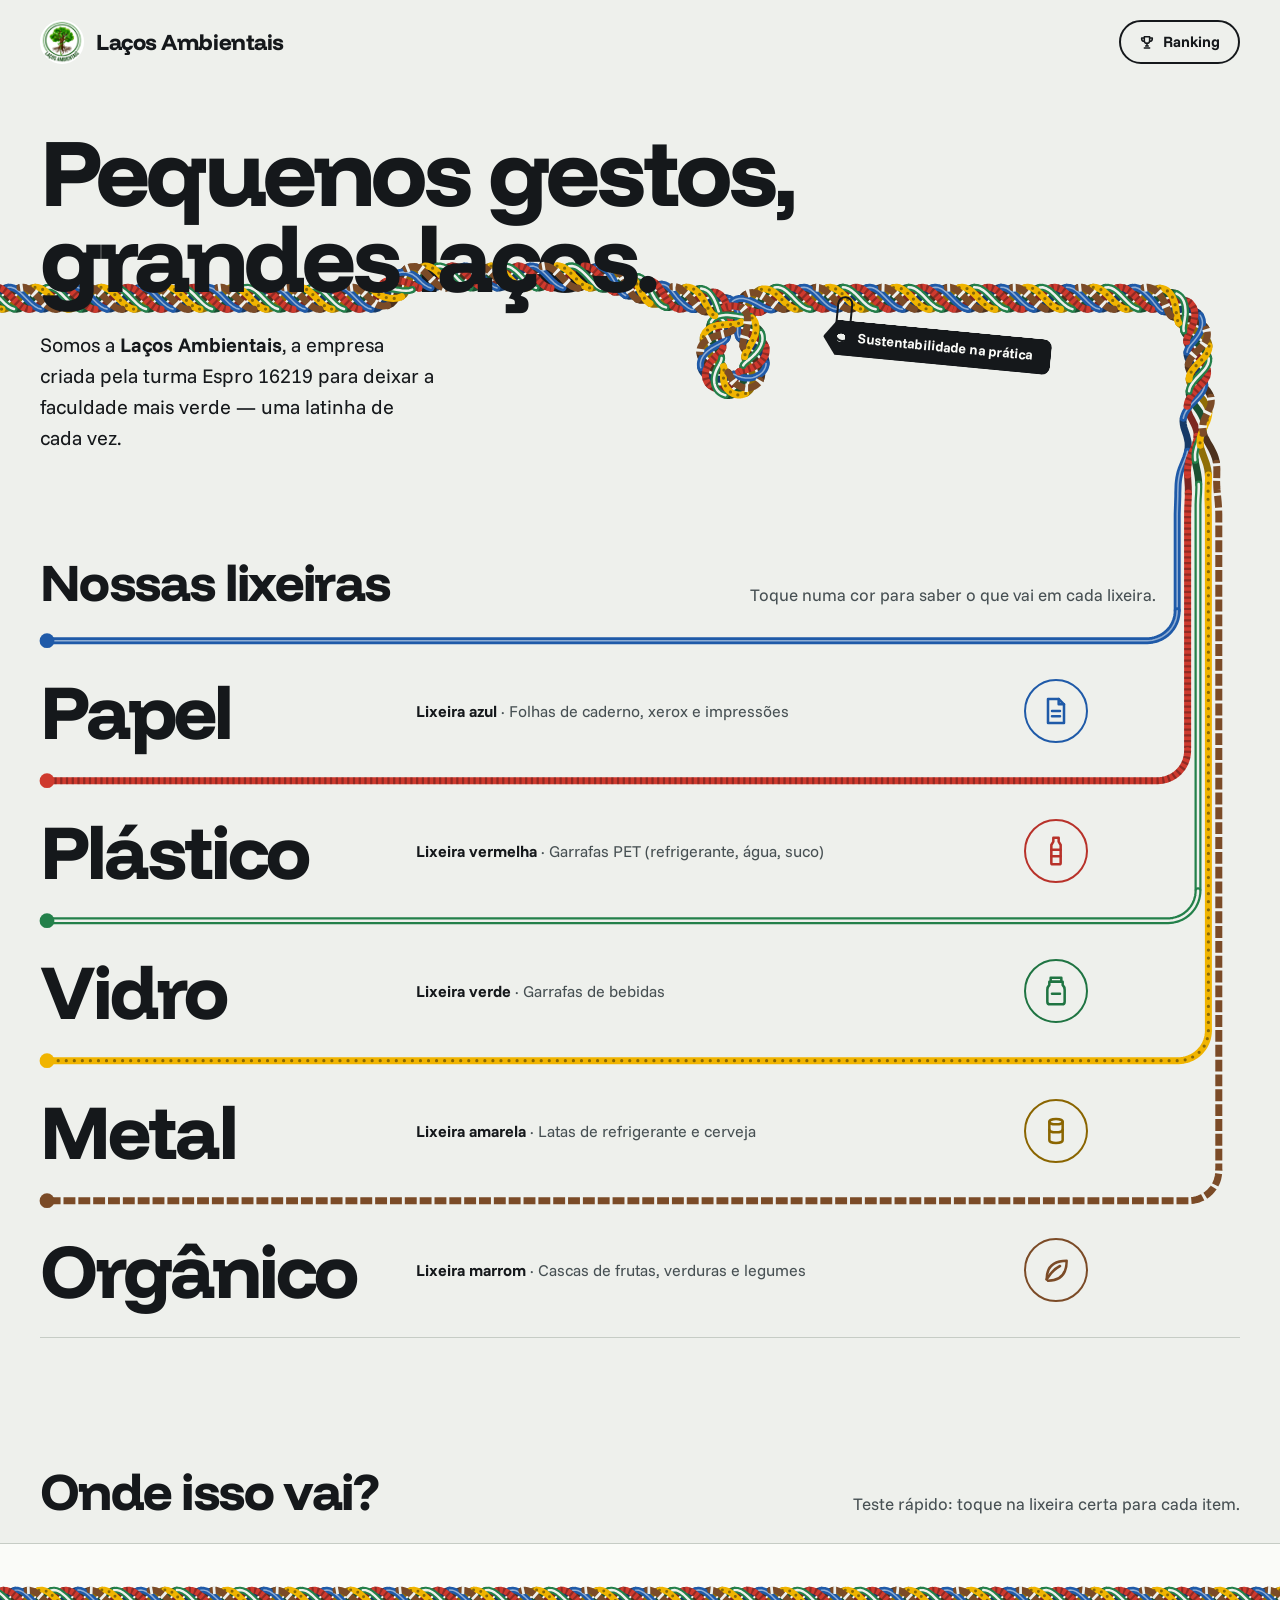
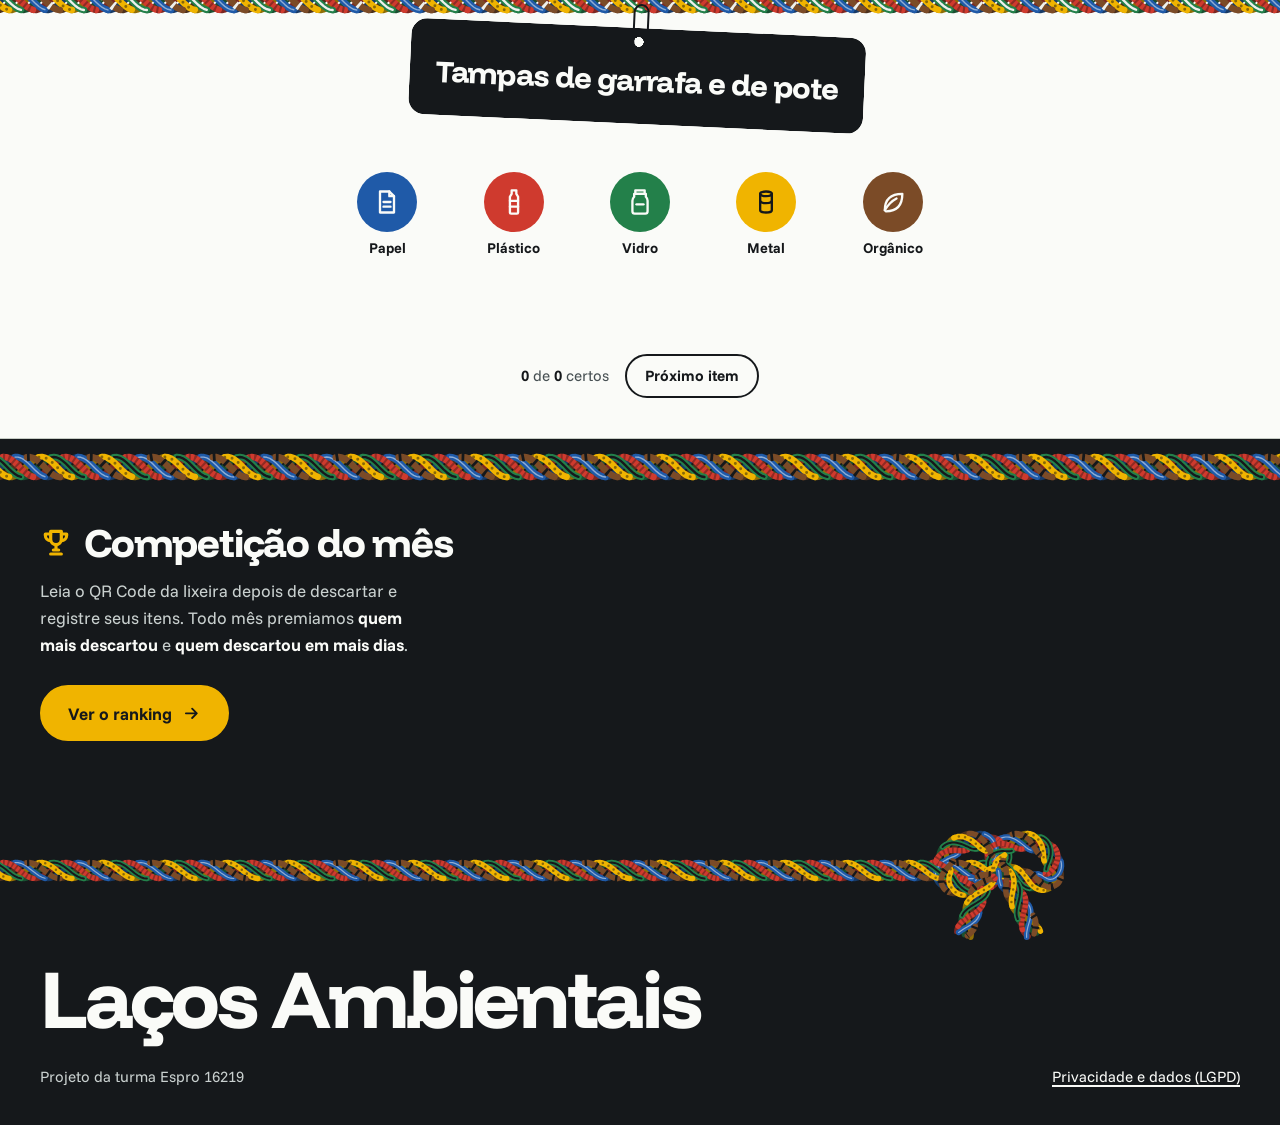
<file: index.html>
<!doctype html>
<html lang="pt-BR">
  <head>
    <meta charset="utf-8" />
    <meta name="viewport" content="width=device-width, initial-scale=1" />
    <title>Laços Ambientais</title>
    <meta
      name="description"
      content="Laços Ambientais — sustentabilidade na prática: descarte certo, aprenda e concorra a prêmios."
    />
    <meta name="theme-color" content="#eef0ec" />
    <link rel="preload" href="assets/fonts/funnel-display-latin.woff2" as="font" type="font/woff2" crossorigin />
    <link rel="icon" href="assets/favicon-32.png" type="image/png" sizes="32x32" />
  <link rel="icon" href="assets/favicon-192.png" type="image/png" sizes="192x192" />
    <link rel="apple-touch-icon" href="assets/icone-180.png" />
    <link rel="stylesheet" href="assets/css/style.css" />
  </head>
  <body>
    <header id="topo"></header>

    <main>
      <div class="trama">
        <section class="abertura">
          <h1>Pequenos gestos, grandes <span class="no">laços.<i class="base" aria-hidden="true"></i></span></h1>
          <div class="recado">
            <p>
              Somos a <b>Laços Ambientais</b>, a empresa criada pela turma Espro 16219 para deixar a faculdade mais verde — uma latinha de cada vez.
            </p>
            <span class="etiqueta" data-balanca="entra"><span>Sustentabilidade na prática</span></span>
          </div>
        </section>

        <section class="lixeiras" aria-labelledby="titulo-lixeiras">
          <div class="lixeiras-cab">
            <h2 id="titulo-lixeiras">Nossas lixeiras</h2>
            <p>Toque numa cor para saber o que vai em cada lixeira.</p>
          </div>
          <div class="lanes" id="grade"></div>
        </section>
      </div>

      <section class="jogo" aria-labelledby="titulo-jogo">
        <div class="jogo-cab">
          <h2 id="titulo-jogo">Onde isso vai?</h2>
          <p>Teste rápido: toque na lixeira certa para cada item.</p>
        </div>
        <div class="jogo-palco">
          <div class="jogo-fio" id="jogoFio" aria-hidden="true"></div>
          <span class="etiqueta jogo-item" id="jogoItem" data-balanca><span id="jogoTexto"></span></span>
          <div class="jogo-opcoes" id="jogoOpcoes" role="group" aria-label="Escolha a lixeira"></div>
          <p class="jogo-msg" id="jogoMsg" role="status" aria-live="polite"></p>
          <div class="jogo-pe">
            <span><strong id="jogoAcertos">0</strong> de <strong id="jogoTotal">0</strong> certos</span>
            <button type="button" id="jogoProx">Próximo item</button>
          </div>
        </div>
      </section>

      <section class="competicao">
        <div class="painel-tinta comp">
          <div class="comp-fio" id="compFio" aria-hidden="true"></div>
          <div class="comp-texto">
            <h2 data-ic="trofeu">Competição do mês</h2>
            <p>
              Leia o QR Code da lixeira depois de descartar e registre seus itens.
              Todo mês premiamos <b>quem mais descartou</b> e
              <b>quem descartou em mais dias</b>.
            </p>
            <a class="botao amarelo" href="ranking.html">Ver o ranking<svg class="ic" viewBox="0 0 24 24" fill="none" stroke="currentColor" stroke-width="2" stroke-linecap="round" stroke-linejoin="round" aria-hidden="true"><path d="M5 12h14M13 6l6 6-6 6"/></svg></a>
          </div>
          <div class="topo3" id="topo3" hidden>
            <h3 id="topo3Titulo">Agora no ranking</h3>
            <ol id="topo3Lista"></ol>
          </div>
        </div>
      </section>
    </main>

    <footer id="rodape"></footer>

    <script src="assets/js/config.js"></script>
    <script src="assets/js/lacos.js"></script>
    <script src="assets/js/api.js"></script>
    <script src="assets/js/cordao.js"></script>
    <script>
    (function () {
      const $ = (id) => document.getElementById(id);
      const tipos = Object.keys(Lacos.LIXOS);

      // ----- As cinco lixeiras, uma por fio -----
      $("grade").innerHTML = tipos.map((id) => {
        const L = Lacos.LIXOS[id];
        return '<a class="lane" href="lixeira.html?tipo=' + id + '" style="--c:' + L.hex + ";--tx:" + (L.texto || "#fafbf8") +
          ";--cl:" + L.linha + ";--vt:lixeira-" + id + '">' +
          '<span class="lane-nome">' + L.nome + "</span>" +
          '<span class="lane-info"><b>Lixeira ' + L.cor.toLowerCase() + "</b> · " + Lacos.esc(L.pode[0]) + "</span>" +
          '<span class="lane-ic">' + Lacos.icone(id) + "</span>" +
          '<span class="lane-seta">' + Lacos.icone("seta") + "</span></a>";
      }).join("");
      Cordao.abertura();

      // ----- Onde isso vai? -----
      Cordao.tranca($("jogoFio"));
      const itens = [];
      tipos.forEach((id) => Lacos.LIXOS[id].pode.forEach((t) => itens.push({ t, id })));
      for (let i = itens.length - 1; i > 0; i--) { const j = Math.floor(Math.random() * (i + 1)); [itens[i], itens[j]] = [itens[j], itens[i]]; }
      let atual = 0, acertos = 0, total = 0, travado = false;
      const etiqueta = $("jogoItem"), balanco = Cordao.balancar(etiqueta);
      $("jogoOpcoes").innerHTML = tipos.map((id) => {
        const L = Lacos.LIXOS[id];
        return '<button type="button" data-tipo="' + id + '" style="--c:' + L.hex + ";--tx:" + (L.texto || "#fafbf8") + '">' +
          '<span class="bola">' + Lacos.icone(id) + "</span>" + L.nome + "</button>";
      }).join("");
      const botoes = [...$("jogoOpcoes").querySelectorAll("button")];

      function mostrar() {
        travado = false;
        $("jogoTexto").textContent = itens[atual % itens.length].t;
        $("jogoMsg").textContent = "";
        botoes.forEach((b) => { b.disabled = false; b.classList.remove("certo", "errado"); });
        etiqueta.classList.remove("voa", "treme");
        etiqueta.classList.remove("chega"); void etiqueta.offsetWidth; etiqueta.classList.add("chega");
        setTimeout(() => balanco.empurrar(2.4), 420);
      }
      function proximo() { atual++; mostrar(); }

      botoes.forEach((b) => b.addEventListener("click", () => {
        if (travado) return;
        travado = true;
        const item = itens[atual % itens.length], certo = b.dataset.tipo === item.id, L = Lacos.LIXOS[item.id];
        total++; if (certo) acertos++;
        $("jogoAcertos").textContent = acertos; $("jogoTotal").textContent = total;
        botoes.forEach((x) => { x.disabled = true; if (x.dataset.tipo === item.id) x.classList.add("certo"); });
        if (certo) {
          $("jogoMsg").textContent = "Isso! Vai na lixeira " + L.cor.toLowerCase() + " (" + L.nome + ").";
          const a = etiqueta.getBoundingClientRect(), c = b.getBoundingClientRect();
          etiqueta.style.setProperty("--dx", Math.round(c.left + c.width / 2 - (a.left + a.width / 2)) + "px");
          etiqueta.style.setProperty("--dy", Math.round(c.top + c.height / 2 - (a.top + a.height / 2)) + "px");
          etiqueta.classList.add("voa");
          setTimeout(proximo, Cordao.calmo() ? 1400 : 1100);
        } else {
          b.classList.add("errado");
          $("jogoMsg").textContent = "Quase! Esse vai na lixeira " + L.cor.toLowerCase() + " (" + L.nome + ").";
          etiqueta.classList.remove("treme"); void etiqueta.offsetWidth; etiqueta.classList.add("treme");
        }
      }));
      $("jogoProx").addEventListener("click", proximo);
      mostrar();

      // ----- Quem está na frente agora (dados reais do ranking) -----
      Cordao.tranca($("compFio"), { fundo: "#15181b" });
      Api.ranking("itens").then((linhas) => {
        const lista = $("topo3Lista");
        if (!linhas || !linhas.length) {
          lista.innerHTML = '<li class="vazio">Ninguém registrou ainda este mês.<br><b>O pódio está vazio esperando por você!</b></li>';
        } else {
          const top = linhas.slice(0, 3), max = Math.max(1, top[0].total_itens);
          lista.innerHTML = top.map((r, i) =>
            '<li style="--i:' + i + ";--v:" + (r.total_itens / max).toFixed(3) + '"><span class="pos">' + r.posicao + "</span>" +
            '<span class="quem">' + Lacos.esc(r.nome) + "</span>" +
            '<span class="valor"><span data-conta="' + r.total_itens + '">' + r.total_itens + "</span><small>" + (r.total_itens > 1 ? "itens" : "item") + "</small></span>" +
            '<span class="barra" aria-hidden="true"></span></li>').join("");
          Cordao.contarTodos(lista);
          Cordao.tranca(lista.querySelector("li:first-child .barra"), { fundo: "#15181b" }); // quem lidera segura a corda inteira
        }
        $("topo3").hidden = false;
      }).catch(() => {});
    })();
    </script>
  </body>
</html>
</file>
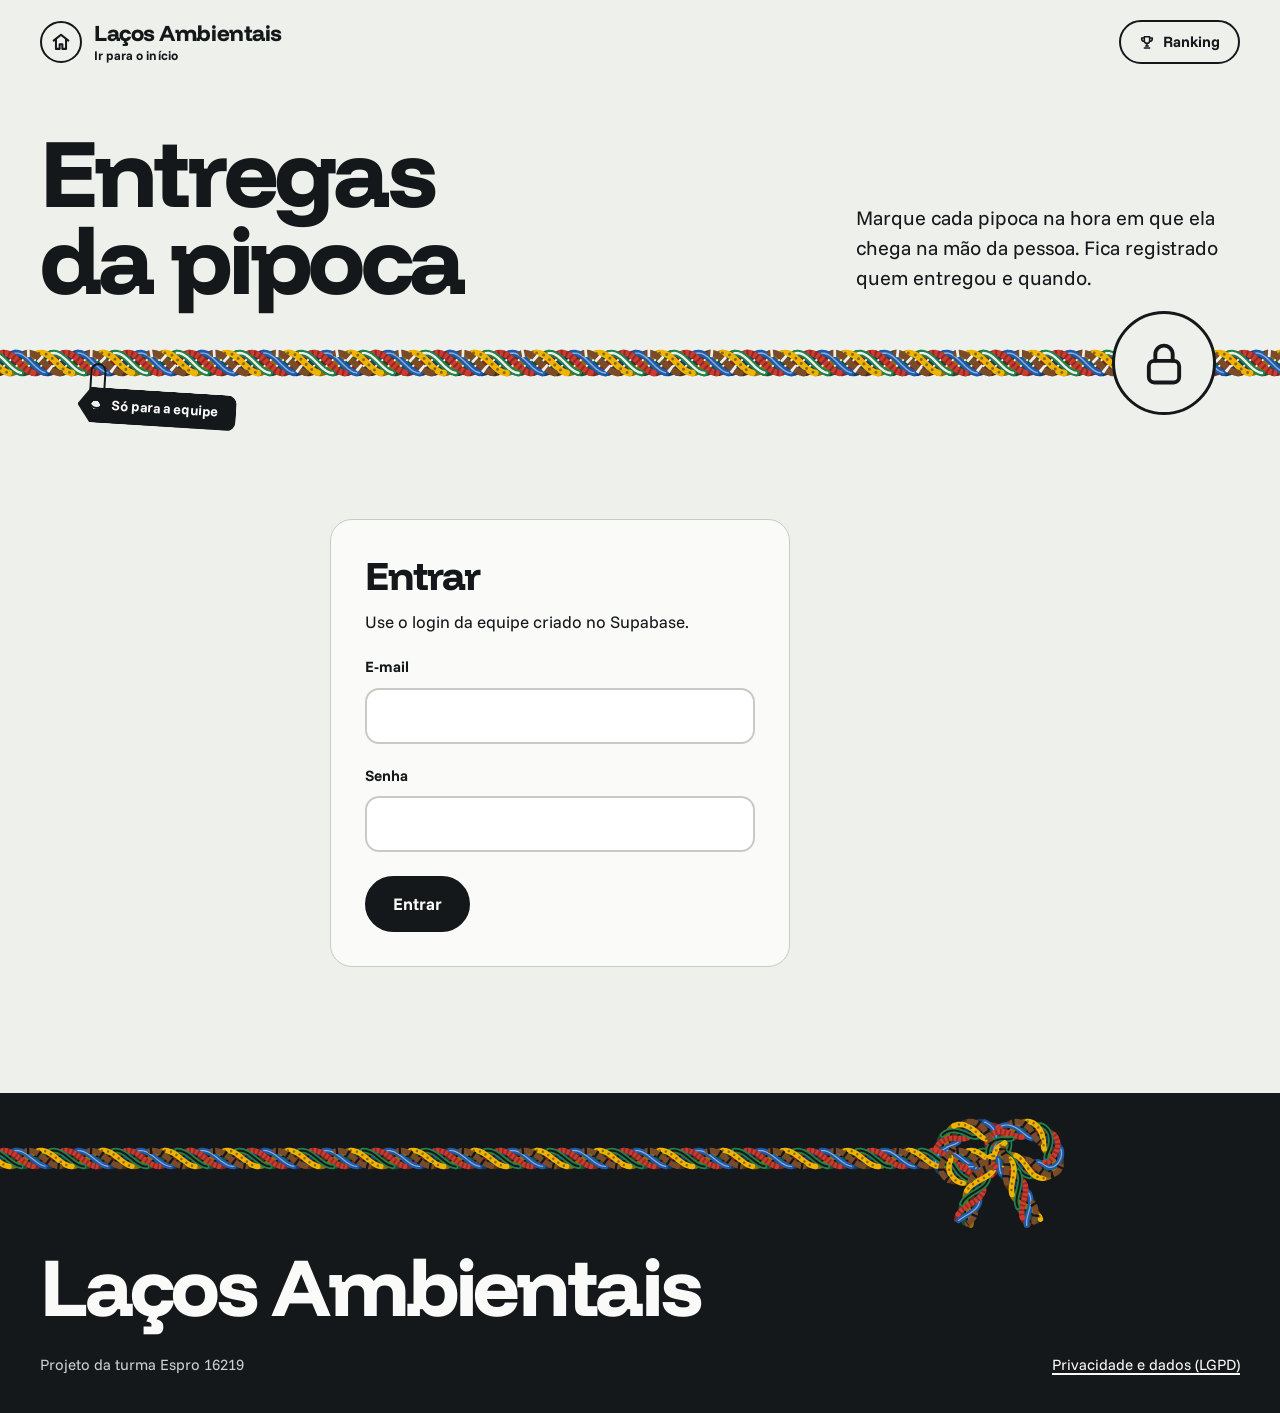
<file: entregas.html>
<!doctype html>
<html lang="pt-BR">
<head>
  <meta charset="utf-8">
  <meta name="viewport" content="width=device-width, initial-scale=1">
  <title>Entregas da pipoca — Equipe Laços Ambientais</title>
  <meta name="robots" content="noindex, nofollow">
  <meta name="theme-color" content="#eef0ec">
  <link rel="preload" href="assets/fonts/funnel-display-latin.woff2" as="font" type="font/woff2" crossorigin>
  <link rel="icon" href="assets/favicon-32.png" type="image/png" sizes="32x32">
  <link rel="icon" href="assets/favicon-192.png" type="image/png" sizes="192x192">
  <link rel="apple-touch-icon" href="assets/icone-180.png">
  <link rel="stylesheet" href="assets/css/style.css">
</head>
<body>
  <header id="topo"></header>

  <main>
    <section class="cabeca">
      <h1>Entregas da pipoca</h1>
      <div class="cabeca-fio" id="cabecaFio">
        <span class="etiqueta" data-balanca="entra"><span>Só para a equipe</span></span>
        <span class="capa-icone" data-ic="cadeado"></span>
      </div>
      <p>Marque cada pipoca na hora em que ela chega na mão da pessoa. Fica registrado quem entregou e quando.</p>
    </section>

    <!-- Login: sem ele o banco não entrega nenhum nome -->
    <section class="faixa faixa-centro" id="portaoArea" hidden>
      <div class="cartao portao">
        <h2>Entrar</h2>
        <p>Use o login da equipe criado no Supabase.</p>
        <form id="login" novalidate>
          <label for="email">E-mail</label>
          <input type="text" id="email" inputmode="email" autocomplete="username" autocapitalize="off" spellcheck="false" required>
          <label for="senha">Senha</label>
          <input type="password" id="senha" autocomplete="current-password" required>
          <button class="botao" type="submit" id="entrar">Entrar</button>
          <div id="loginMsg" role="alert"></div>
        </form>
      </div>
    </section>

    <!-- Painel: só aparece depois que o banco confirma que o login é da equipe -->
    <section class="faixa faixa-larga" id="painel" hidden aria-labelledby="tituloPainel">
      <h2 class="sr" id="tituloPainel">Lista de resgates</h2>
      <div class="conectado">
        <p>Conectado como <b id="quem"></b></p>
        <button type="button" id="sair">Sair</button>
      </div>
      <div class="busca">
        <span data-ic="lupa"></span>
        <input type="search" id="busca" placeholder="Nome ou código (ex.: 0427)" autocomplete="off" enterkeyhint="search" aria-label="Procurar por nome ou código" aria-controls="tabela">
      </div>
      <div class="abas abas-ordem entregas-filtro" role="group" aria-label="Mostrar">
        <button type="button" aria-pressed="true" data-filtro="faltam">Faltam <span id="nFaltam"></span></button>
        <button type="button" aria-pressed="false" data-filtro="entregues">Entregues <span id="nEntregues"></span></button>
        <button type="button" aria-pressed="false" data-filtro="todas">Todas <span id="nTodas"></span></button>
      </div>
      <table class="tabela-entregas" id="tabela">
        <thead><tr><th scope="col">Pessoa</th><th scope="col">Código</th><th scope="col">Resgatou</th><th scope="col">Entrega</th></tr></thead>
        <tbody id="linhas"></tbody>
      </table>
      <p class="entregas-vazio" id="vazio" hidden></p>
      <div class="entregas-pe">
        <span id="atualizado"></span>
        <button type="button" id="baixar" data-ic="papel">Baixar planilha (CSV)</button>
      </div>
    </section>
  </main>

  <div class="entregas-aviso" id="aviso" role="status" aria-live="polite"></div>
  <footer id="rodape"></footer>

  <script src="assets/js/config.js"></script>
  <script src="assets/js/lacos.js"></script>
  <script src="assets/js/api.js"></script>
  <script src="assets/js/cordao.js"></script>
  <script src="assets/js/equipe.js"></script>
  <script>
  (function () {
    const $ = (id) => document.getElementById(id);
    const TZ = "America/Sao_Paulo";
    Cordao.tranca($("cabecaFio"));

    let todos = [], filtro = "faltam", busca = "", eu = "", relogio = 0;

    // o mesmo nó de trevo do contador das lixeiras: entregue = nó apertado
    const NO = (() => {
      const P = [], d = (pts) => "M" + pts.map((p) => p[0].toFixed(1) + " " + p[1].toFixed(1)).join("L");
      for (let k = 0; k <= 150; k++) {
        const t = 2 * Math.PI * k / 150;
        P.push([14 + 3 * (Math.sin(t) + 2 * Math.sin(2 * t)), 14 + 3 * (Math.cos(t) - 2 * Math.cos(2 * t) + 0.47), -Math.sin(3 * t)]);
      }
      const cima = []; let tr = null;
      P.forEach((p) => { if (p[2] > -0.25) { if (!tr) cima.push(tr = []); tr.push(p); } else tr = null; });
      const camada = (dd, cap) => '<path class="contorno" stroke-linecap="' + cap + '" d="' + dd + '"/><path class="corpo" stroke-linecap="' + cap + '" d="' + dd + '"/>';
      return '<svg viewBox="0 0 28 28" aria-hidden="true">' + camada(d(P) + "Z", "round") + cima.map((r) => camada(d(r), "butt")).join("") + "</svg>";
    })();

    const plano = (t) => [...String(t)].map((c) => c.normalize("NFD").replace(/[̀-ͯ]/g, "").toLowerCase()).join("");
    const quando = (iso) => {
      const d = new Date(iso);
      return d.toLocaleDateString("pt-BR", { timeZone: TZ, day: "2-digit", month: "2-digit" }) + " · " + d.toLocaleTimeString("pt-BR", { timeZone: TZ, hour: "2-digit", minute: "2-digit" });
    };
    function marcar(txt, alvo) {
      const i = alvo ? plano(txt).indexOf(alvo) : -1;
      if (i < 0) return Lacos.esc(txt);
      return Lacos.esc(txt.slice(0, i)) + "<mark>" + Lacos.esc(txt.slice(i, i + alvo.length)) + "</mark>" + Lacos.esc(txt.slice(i + alvo.length));
    }

    let avisoT = 0;
    function avisar(txt, ruim) {
      const a = $("aviso");
      a.textContent = txt; a.classList.toggle("ruim", !!ruim); a.classList.add("ve");
      clearTimeout(avisoT); avisoT = setTimeout(() => a.classList.remove("ve"), 4200);
    }

    // ---------- Portão ----------
    function mostrarPortao(msg) {
      clearInterval(relogio);
      $("painel").hidden = true;
      $("portaoArea").hidden = false;
      $("loginMsg").innerHTML = msg ? '<div class="mensagem erro">' + Lacos.esc(msg) + "</div>" : "";
      if (!Equipe.configurado) {
        $("loginMsg").innerHTML = '<div class="mensagem erro">O Supabase ainda não está configurado em config.js.</div>';
        $("entrar").disabled = true;
      }
    }

    $("login").addEventListener("submit", async (e) => {
      e.preventDefault();
      const email = $("email").value.trim(), senha = $("senha").value;
      if (!email || !senha) { $("loginMsg").innerHTML = '<div class="mensagem erro">Preencha o e-mail e a senha.</div>'; return; }
      $("entrar").disabled = true; $("entrar").textContent = "Entrando…"; $("loginMsg").innerHTML = "";
      try {
        await Equipe.entrar(email, senha);
        $("senha").value = "";
        await abrirPainel();
      } catch (err) {
        $("loginMsg").innerHTML = '<div class="mensagem erro">' + Lacos.esc(err.message) + "</div>";
      } finally {
        $("entrar").disabled = false; $("entrar").textContent = "Entrar";
      }
    });

    $("sair").addEventListener("click", async () => { await Equipe.sair(); todos = []; $("linhas").innerHTML = ""; mostrarPortao(); $("email").focus(); });

    // ---------- Painel ----------
    async function carregar() {
      const linhas = await Equipe.pipocas();
      todos = (linhas || []).map((x) => ({ ...x, plano: plano(x.nome), cod: plano(x.codigo) }));
      if (todos[0]) eu = todos[0].voce;
      $("atualizado").textContent = "Atualizado às " + new Date().toLocaleTimeString("pt-BR", { timeZone: TZ, hour: "2-digit", minute: "2-digit", second: "2-digit" });
      desenhar();
    }

    async function abrirPainel() {
      try {
        await carregar();
      } catch (err) {
        if (err.codigo === "SEM_ACESSO" || err.codigo === "SESSAO") { await Equipe.sair(); mostrarPortao(err.message); return; }
        mostrarPortao(err.message); return;
      }
      $("portaoArea").hidden = true;
      $("painel").hidden = false;
      $("quem").textContent = eu || (Equipe.sessao() || {}).email || "";
      // a lista se atualiza sozinha, para duas pessoas da equipe não entregarem a mesma pipoca
      clearInterval(relogio);
      relogio = setInterval(() => { if (!document.hidden) carregar().catch(tratarErro); }, 20000);
    }

    function tratarErro(err) {
      if (err.codigo === "SESSAO" || err.codigo === "SEM_ACESSO") { mostrarPortao(err.message); return; }
      avisar(err.message, true);
    }

    function desenhar(agora) {
      const faltam = todos.filter((x) => !x.entregue_em), entregues = todos.length - faltam.length;
      $("nFaltam").textContent = "(" + faltam.length + ")";
      $("nEntregues").textContent = "(" + entregues + ")";
      $("nTodas").textContent = "(" + todos.length + ")";
      // buscando, procura em todas: quem diz que não recebeu aparece com quem entregou e quando
      const f = busca ? "todas" : filtro;
      document.querySelectorAll(".entregas-filtro button").forEach((b) => b.setAttribute("aria-pressed", b.dataset.filtro === f));

      const q = busca.replace(/^pip-?/, "");
      let r = todos.filter((x) => f === "todas" || (f === "faltam" ? !x.entregue_em || x.id === agora : !!x.entregue_em));
      if (busca) r = r.filter((x) => x.plano.includes(busca) || (q && x.cod.includes(q)));
      // faltam: quem resgatou primeiro aparece primeiro; entregues: a última entrega primeiro
      if (f === "faltam") r.sort((a, b) => new Date(a.resgatado_em) - new Date(b.resgatado_em));
      if (f === "entregues") r.sort((a, b) => new Date(b.entregue_em) - new Date(a.entregue_em));

      $("linhas").innerHTML = r.map((x) => {
        const nota = x.desfeitos ? x.desfeitos + (x.desfeitos > 1 ? " entregas desfeitas" : " entrega desfeita") + " · veja o histórico no Supabase" : "";
        const acao = x.entregue_em
          ? '<div class="entregue"><span class="entregue-selo">' + NO + "Entregue</span><small>por " + Lacos.esc(x.entregue_por || "?") + " · " + quando(x.entregue_em) + "</small>" +
            '<button type="button" class="desfazer" data-desfazer="' + x.id + '">Desfazer</button></div>'
          : '<button type="button" class="entregar" data-entregar="' + x.id + '" aria-label="Entregar pipoca de ' + Lacos.esc(x.nome) + '">Entregar</button>';
        return '<tr class="linha-entrega' + (x.id === agora ? " agora" + (f === "faltam" ? " saindo" : "") : "") + '" data-id="' + x.id + '">' +
          '<td class="td-nome">' + marcar(x.nome, busca) + '<span class="td-nota">' + nota + "</span></td>" +
          '<td class="td-codigo">' + marcar(x.codigo, q ? plano(x.codigo).indexOf(q) >= 0 ? q : "" : "") + "</td>" +
          '<td class="td-quando">' + quando(x.resgatado_em) + "</td>" +
          '<td class="td-acao">' + acao + "</td></tr>";
      }).join("");

      const vazio = $("vazio");
      vazio.hidden = r.length > 0;
      $("tabela").hidden = r.length === 0;
      if (!r.length) {
        vazio.innerHTML = busca ? "Ninguém com “" + Lacos.esc($("busca").value.trim()) + "” resgatou pipoca. Confira a grafia ou procure pelo código."
          : filtro === "faltam" && todos.length ? "<b>Tudo entregue!</b> Nenhuma pipoca esperando."
          : filtro === "entregues" ? "Nenhuma pipoca entregue ainda."
          : "Ninguém resgatou pipoca ainda.";
      }
      if (agora && f === "faltam") setTimeout(() => desenhar(), 1400);
    }

    $("linhas").addEventListener("click", async (e) => {
      const ent = e.target.closest("[data-entregar]"), des = e.target.closest("[data-desfazer]");
      if (ent) {
        const id = Number(ent.dataset.entregar), x = todos.find((p) => p.id === id);
        ent.disabled = true; ent.textContent = "Marcando…";
        try {
          const r = await Equipe.entregar(id);
          Object.assign(x, r);
          desenhar(id);
          avisar("Pipoca de " + x.nome + " marcada como entregue.");
        } catch (err) {
          if (err.codigo === "JA_ENTREGUE") {
            avisar("Já tinha sido entregue" + (err.por ? " por " + err.por + (err.em ? " · " + quando(err.em) : "") : "") + ".", true);
            carregar().catch(tratarErro);
          } else { tratarErro(err); desenhar(); }
        }
      }
      if (des) {
        // dois toques para desfazer: evita desmarcar sem querer
        if (!des.classList.contains("confirma")) {
          des.classList.add("confirma"); des.textContent = "Confirmar desfazer";
          setTimeout(() => { if (des.isConnected) { des.classList.remove("confirma"); des.textContent = "Desfazer"; } }, 4000);
          return;
        }
        const id = Number(des.dataset.desfazer), x = todos.find((p) => p.id === id);
        des.disabled = true;
        try {
          await Equipe.desfazer(id);
          x.entregue_em = null; x.entregue_por = null; x.desfeitos = (x.desfeitos || 0) + 1;
          desenhar();
          avisar("Entrega de " + x.nome + " desfeita. Ficou registrado no histórico.");
        } catch (err) { tratarErro(err); desenhar(); }
      }
    });

    let espera = 0;
    $("busca").addEventListener("input", (e) => {
      clearTimeout(espera);
      espera = setTimeout(() => { busca = plano(e.target.value.trim().replace(/\s+/g, " ")); desenhar(); }, 120);
    });
    document.querySelectorAll(".entregas-filtro button").forEach((b) => b.addEventListener("click", () => { filtro = b.dataset.filtro; if (busca) { busca = ""; $("busca").value = ""; } desenhar(); }));

    // Planilha para guardar: abre no Excel e no Google Planilhas
    $("baixar").addEventListener("click", () => {
      const cel = (v) => '"' + String(v == null ? "" : v).replace(/"/g, '""') + '"';
      const linhas = [["Nome", "Código", "Resgatou em", "Situação", "Entregue em", "Entregue por", "Entregas desfeitas"]]
        .concat(todos.map((x) => [x.nome, x.codigo, quando(x.resgatado_em), x.entregue_em ? "Entregue" : "Falta entregar",
          x.entregue_em ? quando(x.entregue_em) : "", x.entregue_por || "", x.desfeitos || 0]));
      const csv = "﻿" + linhas.map((l) => l.map(cel).join(";")).join("\r\n");
      const a = document.createElement("a");
      a.href = URL.createObjectURL(new Blob([csv], { type: "text/csv;charset=utf-8" }));
      a.download = "entregas-pipoca-" + new Date().toLocaleDateString("sv-SE", { timeZone: TZ }) + ".csv";
      document.body.appendChild(a); a.click(); a.remove();
      setTimeout(() => URL.revokeObjectURL(a.href), 2000);
    });

    if (Equipe.sessao()) abrirPainel(); else mostrarPortao();
  })();
  </script>
</body>
</html>
</file>
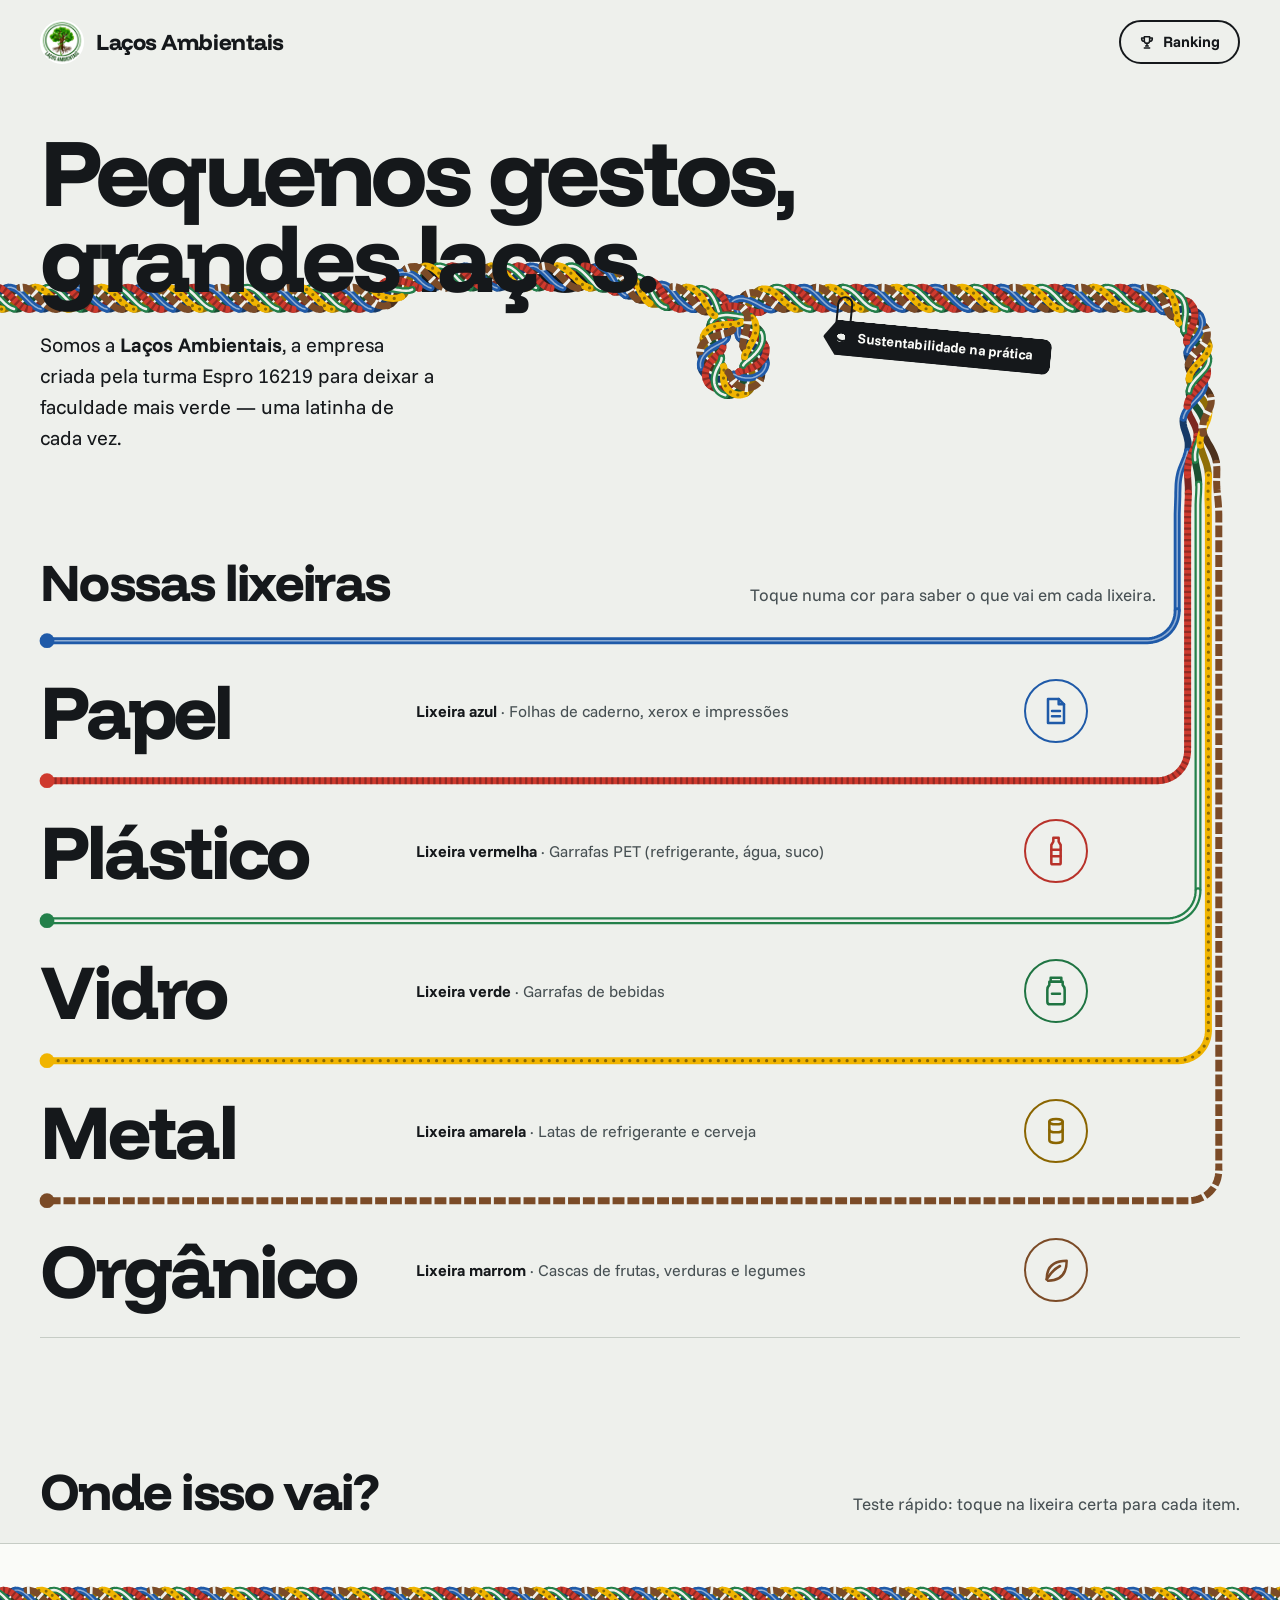
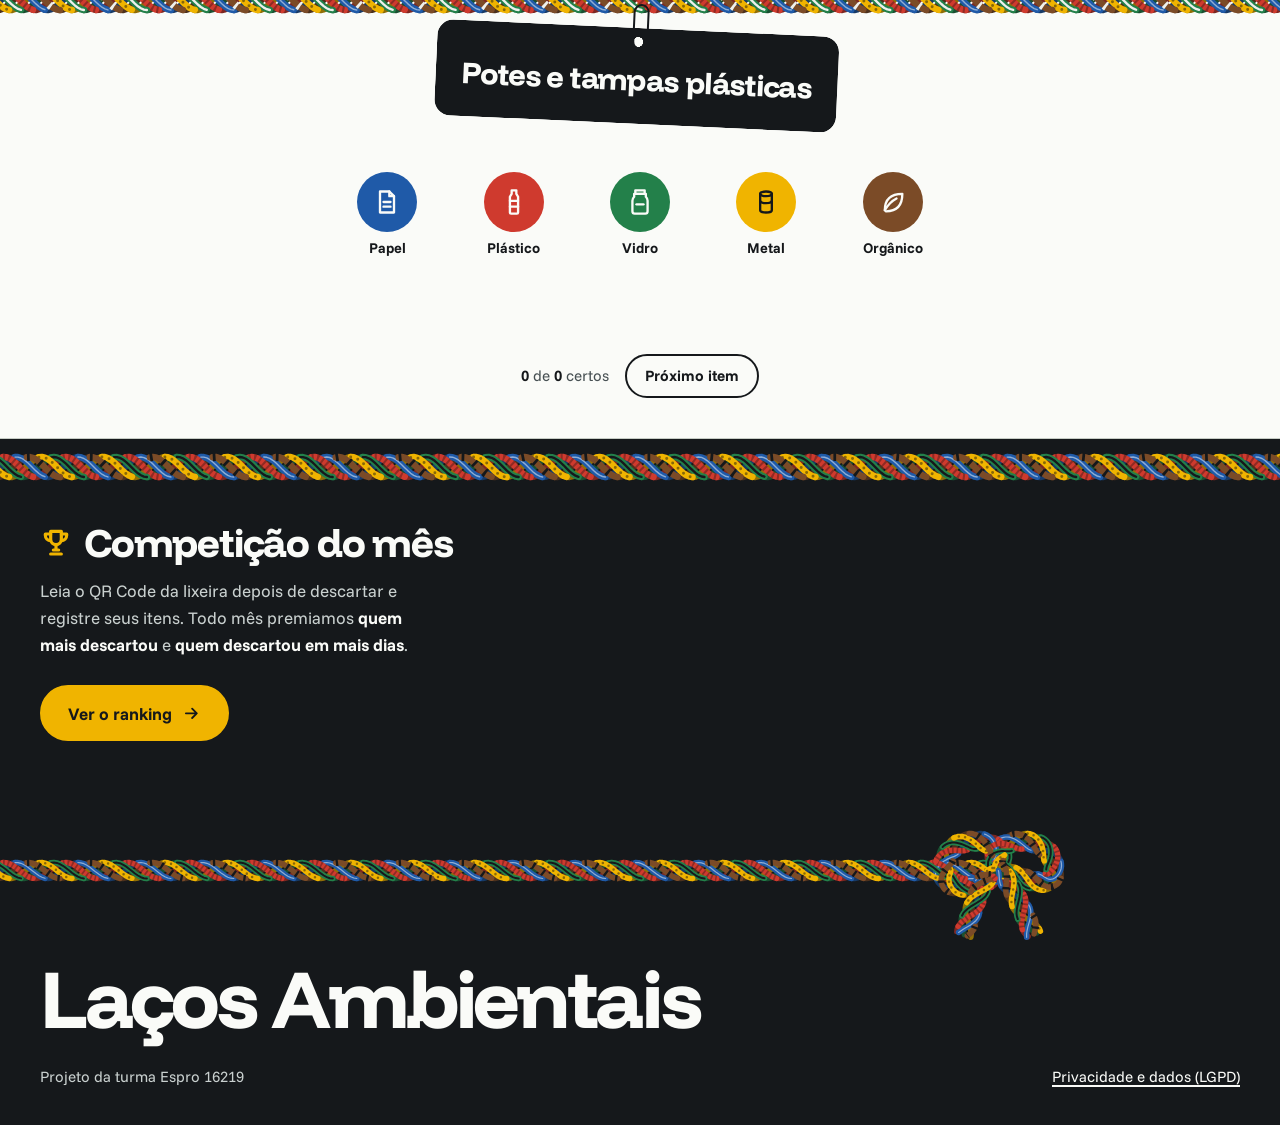
<file: lixeira.html>
<!doctype html>
<html lang="pt-BR">
<head>
  <meta charset="utf-8">
  <meta name="viewport" content="width=device-width, initial-scale=1">
  <title>Lixeira — Laços Ambientais</title>
  <meta name="theme-color" content="#23804a">
  <link rel="preload" href="assets/fonts/funnel-display-latin.woff2" as="font" type="font/woff2" crossorigin>
  <link rel="icon" href="assets/favicon-32.png" type="image/png" sizes="32x32">
  <link rel="icon" href="assets/favicon-192.png" type="image/png" sizes="192x192">
  <link rel="apple-touch-icon" href="assets/icone-180.png">
  <link rel="stylesheet" href="assets/css/style.css">
</head>
<body class="pagina-cor">
  <header id="topo"></header>

  <main>
    <section class="capa capa-lixeira" id="hero"></section>

    <div class="faixa duas-colunas">
    <div class="col-info" id="colInfo">
    <section class="aberta">
      <h2 data-ic="ok">Pode jogar aqui</h2>
      <ul class="lista sim" id="pode"></ul>
    </section>

    <section class="painel-tinta nao-pode">
      <h2 data-ic="x">Não pode</h2>
      <ul class="lista nao" id="naoPode"></ul>
    </section>

    <section class="aberta dicas">
      <h2>Dica de ouro</h2>
      <p id="dica"></p>
      <h2>Você sabia?</h2>
      <p id="curiosidade"></p>
    </section>
    </div>

    <!-- ===== Competição ===== -->
    <div class="col-registro">
    <section class="cartao" id="registro">
      <h2 data-ic="trofeu">Registre seu descarte e concorra!</h2>
      <p>Todo mês tem <b>2 prêmios</b>: para quem <b>mais descartar itens</b> e para quem <b>descartar em mais dias</b>.</p>

      <form id="form" novalidate>
        <div id="identificacao">
          <label for="nome">Nome e sobrenome</label>
          <input type="text" id="nome" autocomplete="name" maxlength="80" placeholder="Ex.: Ana Souza" required>

          <label for="vinculo">O que você faz na faculdade?</label>
          <select id="vinculo" required><option value="">Escolha…</option></select>

          <label for="celular">Celular (WhatsApp)</label>
          <input type="tel" id="celular" inputmode="numeric" autocomplete="tel" placeholder="(11) 91234-5678" required>
          <p class="ajuda">Só usamos para avisar se você ganhar. Ele nunca aparece no ranking.</p>
        </div>
        <div id="jaConhecido" class="ola" hidden></div>

        <label class="rotulo-contador" id="rotuloQtd">Quantos itens você jogou agora?</label>
        <div class="contador">
          <button type="button" id="menos" aria-label="Diminuir" data-ic="menos"></button>
          <output id="qtd" aria-live="polite" aria-labelledby="rotuloQtd">1</output>
          <button type="button" id="mais" aria-label="Aumentar" data-ic="mais"></button>
        </div>
        <div class="nos" id="nos" aria-hidden="true"></div>
        <p class="ajuda centro">Máximo de 10 por registro · até 5 registros por dia</p>

        <label class="consentimento" id="blocoConsent">
          <input type="checkbox" id="consent">
          <span>Concordo que a Laços Ambientais use meu nome, vínculo e celular apenas para esta competição, conforme a
            <a href="privacidade.html" target="_blank">política de privacidade</a>.</span>
        </label>

        <button class="botao" type="submit" id="enviar">Registrar descarte</button>
        <div id="msg" role="alert"></div>
      </form>

      <div id="sucesso" hidden></div>
    </section>
    </div>
    </div>
  </main>

  <footer id="rodape"></footer>

  <script src="assets/js/config.js"></script>
  <script src="assets/js/lacos.js"></script>
  <script src="assets/js/api.js"></script>
  <script src="assets/js/cordao.js"></script>
  <script>
  (function () {
    const tipo = new URLSearchParams(location.search).get("tipo");
    const L = Lacos.LIXOS[tipo];
    if (!L) { location.replace("index.html"); return; }

    // ----- Conteúdo da lixeira -----
    document.title = "Lixeira " + L.cor + " (" + L.nome + ") — Laços Ambientais";
    const raiz = document.documentElement.style;
    raiz.setProperty("--cor", L.hex);
    raiz.setProperty("--cor-clara", L.claro);
    raiz.setProperty("--sobre-cor", L.texto || "#fafbf8");
    raiz.setProperty("--cor-linha", L.linha);
    document.querySelector('meta[name="theme-color"]').content = L.hex;
    if (L.texto) document.body.classList.add("cor-escura");
    const hero = document.getElementById("hero");
    hero.style.setProperty("--vt", "lixeira-" + tipo);
    hero.innerHTML =
      '<h1 class="nome">' + L.nome + '</h1>' +
      '<div class="capa-fio" id="capaFio">' +
        '<span class="etiqueta clara" data-balanca="entra"><span>Lixeira ' + L.cor + '</span></span>' +
        '<span class="capa-icone">' + Lacos.icone(tipo) + '</span>' +
      '</div>' +
      '<div class="capa-texto"><p class="chamada">' + L.chamada + '</p>' +
      '<a class="botao claro" href="#registro">Registrar meu descarte' + Lacos.icone("seta") + '</a></div>';
    Cordao.fio(document.getElementById("capaFio"), tipo, { cor: L.texto || "#fafbf8", fundo: L.hex });
    const li = (arr) => arr.map((t) => "<li>" + Lacos.esc(t) + "</li>").join("");
    document.getElementById("pode").innerHTML = li(L.pode);
    document.getElementById("naoPode").innerHTML = li(L.naoPode);
    document.getElementById("dica").textContent = L.dica;
    document.getElementById("curiosidade").textContent = L.curiosidade;
    document.getElementById("colInfo").dataset.trama = L.trama;

    // ----- Formulário -----
    const $ = (id) => document.getElementById(id);
    Lacos.VINCULOS.forEach((v) => $("vinculo").insertAdjacentHTML("beforeend", '<option>' + v + '</option>'));
    $("celular").addEventListener("input", (e) => { e.target.value = Lacos.mascaraCelular(e.target.value); });

    // Cada item é um nó no fio: dá para tocar no nó ou usar − e +
    let qtd = 1;
    const nos = $("nos");
    nos.dataset.trama = L.trama;
    // vazio: o fio faz uma laçada e cruza por cima de si mesmo; contado: a laçada aperta num nó de trevo
    const trevo = (() => {
      const P = [], d = (pts) => "M" + pts.map((p) => p[0].toFixed(1) + " " + p[1].toFixed(1)).join("L");
      for (let k = 0; k <= 180; k++) {
        const t = 2 * Math.PI * k / 180;
        P.push([14 + 3 * (Math.sin(t) + 2 * Math.sin(2 * t)), 14 + 3 * (Math.cos(t) - 2 * Math.cos(2 * t) + 0.47), -Math.sin(3 * t)]);
      }
      // os trechos mais altos são pintados de novo por cima: é o que faz o fio passar por cima em cada cruzamento
      const cima = [];
      let trecho = null;
      P.forEach((p) => { if (p[2] > -0.25) { if (!trecho) cima.push(trecho = []); trecho.push(p); } else trecho = null; });
      const camada = (dd, cap) => '<path class="contorno" stroke-linecap="' + cap + '" d="' + dd + '"/><path class="corpo" stroke-linecap="' + cap + '" d="' + dd + '"/>';
      return camada(d(P) + "Z", "round") + cima.map((r) => camada(d(r), "butt")).join("");
    })();
    const no = '<svg viewBox="0 0 28 28" aria-hidden="true">' +
      '<g class="solto"><path d="M2 14C7.5 14 11 10.4 14 7.4C17.2 4.2 18 0 14 0"/><path class="vao" d="M12.7 6.1L15.3 8.7"/>' +
      '<path d="M14 0C10 0 10.8 4.2 14 7.4C17 10.4 20.5 14 26 14"/></g>' +
      '<g class="preso">' + trevo + '</g></svg>';
    nos.innerHTML = Array.from({ length: 10 }, (_, i) => '<i data-n="' + (i + 1) + '">' + no + '</i>').join("");
    function pintarNos(cresceu) {
      [...nos.children].forEach((k, i) => {
        k.classList.toggle("on", i < qtd);
        k.classList.remove("novo");
        if (cresceu && i === qtd - 1) { void k.offsetWidth; k.classList.add("novo"); }
      });
    }
    const atualizarQtd = (antes) => {
      const o = $("qtd"); o.textContent = qtd; o.classList.remove("bate"); void o.offsetWidth; o.classList.add("bate");
      pintarNos(qtd > antes);
    };
    $("menos").onclick = () => { const a = qtd; qtd = Math.max(1, qtd - 1); atualizarQtd(a); };
    $("mais").onclick = () => { const a = qtd; qtd = Math.min(10, qtd + 1); atualizarQtd(a); };
    nos.addEventListener("click", (e) => { const k = e.target.closest("[data-n]"); if (k) { const a = qtd; qtd = Number(k.dataset.n); atualizarQtd(a); } });
    pintarNos(false);

    // Pessoa que já registrou neste celular: não precisa digitar tudo de novo
    let eu = Lacos.recuperar("lacos_participante");
    function mostrarConhecido() {
      if (eu) {
        $("identificacao").hidden = true;
        $("blocoConsent").hidden = true;
        $("jaConhecido").hidden = false;
        $("jaConhecido").innerHTML = '<span>Olá, ' + Lacos.esc(eu.nome.split(" ")[0]) + '!</span>' +
          '<button type="button" id="naoSouEu">Não é você?</button>';
        $("naoSouEu").onclick = () => { Lacos.esquecer("lacos_participante"); eu = null; mostrarConhecido(); };
      } else {
        $("identificacao").hidden = false;
        $("blocoConsent").hidden = false;
        $("jaConhecido").hidden = true;
      }
    }
    mostrarConhecido();

    function erro(t) { $("msg").innerHTML = '<div class="mensagem erro">' + Lacos.esc(t) + '</div>'; }

    $("form").addEventListener("submit", async (e) => {
      e.preventDefault();
      $("msg").innerHTML = "";
      const dados = eu || {
        nome: $("nome").value.trim(),
        vinculo: $("vinculo").value,
        celular: $("celular").value.replace(/\D/g, ""),
      };
      if (!eu) {
        if (dados.nome.split(/\s+/).length < 2) return erro("Digite seu nome e sobrenome.");
        if (!dados.vinculo) return erro("Escolha o que você faz na faculdade.");
        if (dados.celular.length < 10) return erro("Confira o celular: DDD + número.");
        if (!$("consent").checked) return erro("Para participar, marque a caixinha de consentimento.");
      }
      $("enviar").disabled = true;
      $("enviar").textContent = "Registrando…";
      try {
        const r = await Api.registrarDescarte({
          p_nome: dados.nome, p_vinculo: dados.vinculo, p_celular: dados.celular,
          p_tipo: tipo, p_quantidade: qtd, p_consentimento: true,
        });
        if (!eu) { eu = dados; Lacos.guardar("lacos_participante", dados); }
        $("form").hidden = true;
        $("sucesso").hidden = false;
        $("sucesso").innerHTML =
          '<div class="laco-fio" id="lacoFio" aria-hidden="true"></div>' +
          '<div class="centro"><h2>Valeu, ' + Lacos.esc(dados.nome.split(" ")[0]) + '!</h2>' +
          '<p>+' + qtd + ' ' + (qtd > 1 ? "itens registrados" : "item registrado") + ' na lixeira ' + L.cor.toLowerCase() + '. O planeta agradece.</p></div>' +
          '<div class="placar">' +
            '<div><strong data-conta="' + r.total_itens + '">' + r.total_itens + '</strong><span>itens no mês<br>' + r.pos_itens + 'º lugar</span></div>' +
            '<div><strong data-conta="' + r.dias + '">' + r.dias + '</strong><span>' + (r.dias > 1 ? "dias" : "dia") + ' no mês<br>' + r.pos_dias + 'º lugar</span></div>' +
          '</div>' +
          '<a class="botao" href="ranking.html">Ver o ranking' + Lacos.icone("seta") + '</a>' +
          '<a class="botao secundario" href="index.html">Conhecer as outras lixeiras</a>';
        Cordao.laco($("lacoFio"), tipo);
        Cordao.contarTodos($("sucesso"));
        $("sucesso").scrollIntoView({ behavior: Cordao.calmo() ? "auto" : "smooth", block: "start" });
      } catch (err) {
        erro(err.message);
      } finally {
        $("enviar").disabled = false;
        $("enviar").textContent = "Registrar descarte";
      }
    });
  })();
  </script>
</body>
</html>
</file>
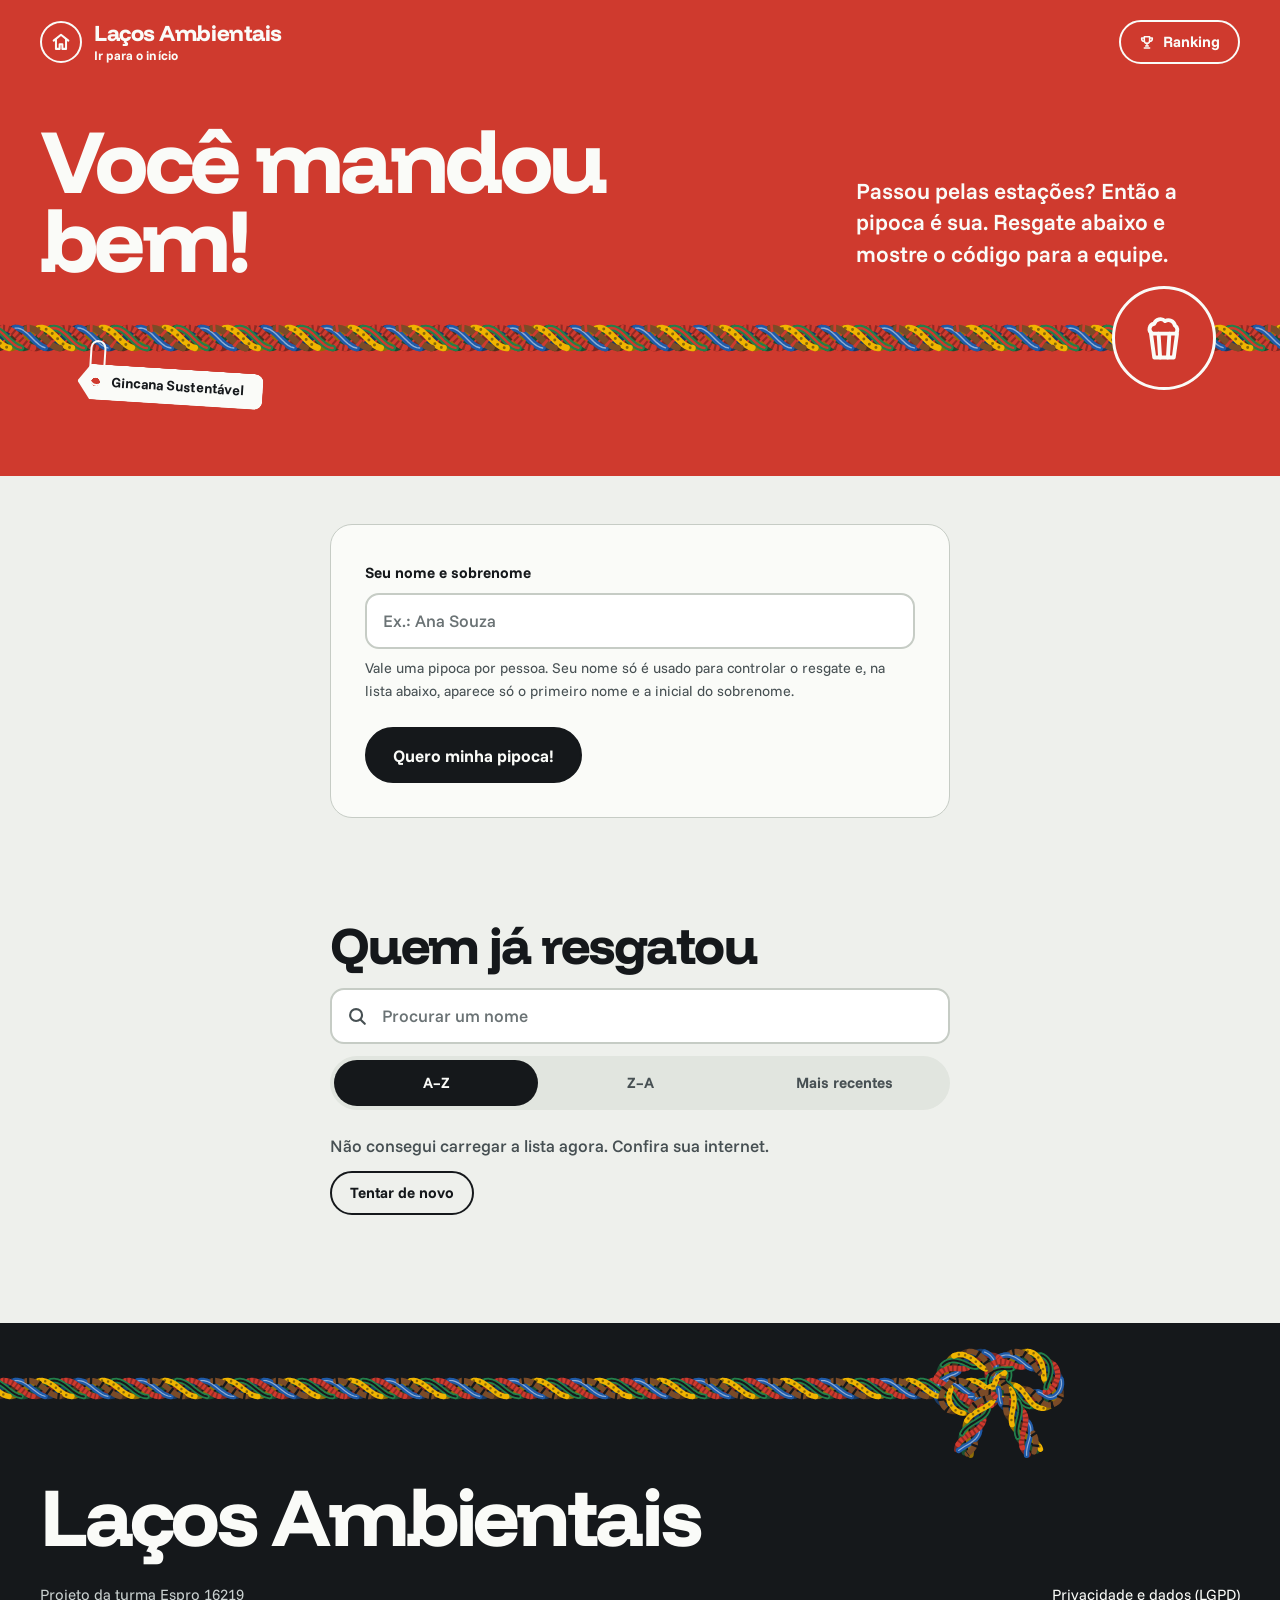
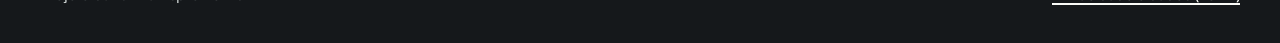
<file: pipoca.html>
<!doctype html>
<html lang="pt-BR">

<head>
  <meta charset="utf-8">
  <meta name="viewport" content="width=device-width, initial-scale=1">
  <title>Resgate sua pipoca — Laços Ambientais</title>
  <meta name="theme-color" content="#cf3a2e">
  <link rel="preload" href="assets/fonts/funnel-display-latin.woff2" as="font" type="font/woff2" crossorigin>
  <link rel="icon" href="assets/favicon-32.png" type="image/png" sizes="32x32">
  <link rel="icon" href="assets/favicon-192.png" type="image/png" sizes="192x192">
  <link rel="apple-touch-icon" href="assets/icone-180.png">
  <link rel="stylesheet" href="assets/css/style.css">
</head>

<body class="tema-pipoca pagina-cor">
  <header id="topo"></header>

  <main>
    <section class="capa">
      <h1>Você mandou bem!</h1>
      <div class="capa-fio" id="capaFio">
        <span class="etiqueta clara" data-balanca="entra"><span>Gincana Sustentável</span></span>
        <span class="capa-icone" data-ic="pipoca"></span>
      </div>
      <p class="chamada">Passou pelas estações? Então a pipoca é sua. Resgate abaixo e mostre o código para a equipe.
      </p>
    </section>

    <section class="faixa faixa-centro" id="formArea">
      <div class="cartao">
        <form id="form" novalidate>
          <label for="nome" style="margin-top:0">Seu nome e sobrenome</label>
          <input type="text" id="nome" autocomplete="name" maxlength="80" placeholder="Ex.: Ana Souza" required>
          <p class="ajuda">Vale uma pipoca por pessoa. Seu nome só é usado para controlar o resgate e, na lista abaixo,
            aparece só o primeiro nome e a inicial do sobrenome.</p>
          <button class="botao" type="submit" id="enviar">Quero minha pipoca!</button>
          <div id="msg" role="alert"></div>
        </form>
      </div>
    </section>

    <section class="faixa faixa-centro" id="voucherArea" hidden>
      <div class="voucher" id="voucher" data-balanca>
        <div class="voucher-corpo">
          <p class="liberada">Pipoca liberada para</p>
          <h2 id="vNome"></h2>
          <div class="codigo" id="vCodigo"></div>
          <div class="relogio" aria-label="Horário atual"><i></i><span id="vHora"></span></div>
          <p class="ajuda">Mostre esta tela para a equipe da Laços Ambientais.<br>O relógio ao vivo prova que não é
            print.</p>
        </div>
      </div>
      <p class="depois">Na fila para receber a pipoca? Que tal conhecer nossas <a href="index.html">lixeiras
          sustentáveis</a> e entrar na competição do mês?</p>
      <p class="outra-pessoa"><button type="button" id="naoSouEu">Não é você? Novo resgate</button></p>
    </section>

    <section class="faixa faixa-centro resgates" aria-labelledby="tituloResgates">
      <div class="resgates-cab">
        <h2 id="tituloResgates">Quem já resgatou</h2>
        <p class="resgates-total" id="rTotal" aria-live="polite"></p>
      </div>
      <div class="busca">
        <span data-ic="lupa"></span>
        <input type="search" id="rBusca" placeholder="Procurar um nome" autocomplete="off" enterkeyhint="search"
          aria-label="Procurar um nome na lista" aria-controls="rLista">
      </div>
      <div class="abas abas-ordem" role="group" aria-label="Ordem da lista">
        <button type="button" aria-pressed="true" data-ordem="az">A–Z</button>
        <button type="button" aria-pressed="false" data-ordem="za">Z–A</button>
        <button type="button" aria-pressed="false" data-ordem="recentes">Mais recentes</button>
      </div>
      <div class="resgates-lista" id="rLista"></div>
      <button class="botao secundario" type="button" id="rMais" hidden></button>
    </section>
  </main>

  <footer id="rodape"></footer>

  <script src="assets/js/config.js"></script>
  <script src="assets/js/lacos.js"></script>
  <script src="assets/js/api.js"></script>
  <script src="assets/js/cordao.js"></script>
  <script>
    (function () {
      const $ = (id) => document.getElementById(id);
      Cordao.tranca($("capaFio"), { fundo: "#cf3a2e" }); // a gincana não é de uma lixeira só: leva a corda inteira

      function mostrarVoucher(v) {
        $("formArea").hidden = true;
        $("voucherArea").hidden = false;
        $("vNome").textContent = v.nome;
        $("vCodigo").textContent = v.codigo;
        const tic = () => { $("vHora").textContent = new Date().toLocaleTimeString("pt-BR"); };
        tic(); setInterval(tic, 1000);
        setTimeout(() => Cordao.balancar($("voucher")).empurrar(2.6), 700);
      }

      // Aparelho compartilhado: esquece o resgate guardado e volta ao formulário
      $("naoSouEu").addEventListener("click", () => { Lacos.esquecer("lacos_pipoca"); location.reload(); });

      // Se recarregar a página, o código continua aparecendo
      const salvo = Lacos.recuperar("lacos_pipoca");
      if (salvo) mostrarVoucher(salvo);

      $("form").addEventListener("submit", async (e) => {
        e.preventDefault();
        $("msg").innerHTML = "";
        const nome = $("nome").value.trim();
        if (nome.split(/\s+/).length < 2) {
          $("msg").innerHTML = '<div class="mensagem erro">Digite seu nome e sobrenome.</div>';
          return;
        }
        $("enviar").disabled = true;
        $("enviar").textContent = "Estourando…";
        try {
          const v = await Api.resgatarPipoca(nome);
          v.naLista = Lacos.exibirNome(nome); // para marcar "você" na lista
          Lacos.guardar("lacos_pipoca", v);
          mostrarVoucher(v);
          Lista.carregar(v.naLista);
        } catch (err) {
          $("msg").innerHTML = '<div class="mensagem erro">' + Lacos.esc(err.message) + '</div>';
        } finally {
          $("enviar").disabled = false;
          $("enviar").textContent = "Quero minha pipoca!";
        }
      });
    })();

    // ----- Quem já resgatou: busca, ordem e grupos (dados do banco) -----
    const Lista = (function () {
      const $ = (id) => document.getElementById(id);
      const POR_VEZ = 60, TZ = "America/Sao_Paulo";
      let todos = [], ordem = "az", busca = "", mostrar = POR_VEZ, meu = "", carregadoEm = 0;

      // normaliza letra a letra, para a posição do trecho achado bater com o nome original
      const plano = (t) => [...t].map((c) => c.normalize("NFD").replace(/[̀-ͯ]/g, "").toLowerCase()).join("");
      const dia = (d) => d.toLocaleDateString("sv-SE", { timeZone: TZ });
      const hora = (d) => d.toLocaleTimeString("pt-BR", { timeZone: TZ, hour: "2-digit", minute: "2-digit" });
      const curta = (d) => d.toLocaleDateString("pt-BR", { timeZone: TZ, day: "2-digit", month: "2-digit" });
      function nomeDoDia(d) {
        const k = dia(d);
        if (k === dia(new Date())) return "Hoje";
        if (k === dia(new Date(Date.now() - 864e5))) return "Ontem";
        const s = d.toLocaleDateString("pt-BR", { timeZone: TZ, weekday: "long", day: "2-digit", month: "2-digit" });
        return s.charAt(0).toUpperCase() + s.slice(1);
      }
      function marcar(nome) {
        const i = busca ? plano(nome).indexOf(busca) : -1;
        if (i < 0) return Lacos.esc(nome);
        return Lacos.esc(nome.slice(0, i)) + "<mark>" + Lacos.esc(nome.slice(i, i + busca.length)) + "</mark>" + Lacos.esc(nome.slice(i + busca.length));
      }

      function desenhar() {
        const lista = $("rLista");
        document.querySelectorAll(".abas-ordem button").forEach((b) => b.setAttribute("aria-pressed", b.dataset.ordem === ordem));
        const cmp = (a, b) => a.nome.localeCompare(b.nome, "pt-BR", { sensitivity: "base" }) || a.t - b.t;
        const r = todos.filter((x) => !busca || x.plano.includes(busca));
        r.sort(ordem === "recentes" ? (a, b) => b.t - a.t : ordem === "za" ? (a, b) => cmp(b, a) : cmp);
        $("rMais").hidden = true;
        if (!todos.length) {
          lista.innerHTML = '<p class="resgates-vazio"><span class="ponta" aria-hidden="true"></span>Ninguém resgatou ainda. <b>A primeira pipoca pode ser a sua!</b></p>';
          return;
        }
        if (!r.length) {
          lista.innerHTML = '<p class="resgates-vazio">Nenhum nome com “' + Lacos.esc($("rBusca").value.trim()) + '” na lista. Confira a grafia ou procure só pelo primeiro nome.' +
            '<button type="button" class="limpar" id="rLimpar">Limpar busca</button></p>';
          $("rLimpar").onclick = () => { $("rBusca").value = ""; busca = ""; desenhar(); $("rBusca").focus(); };
          return;
        }
        const vis = r.slice(0, mostrar);
        // o resgate mais recente com o nome de quem está neste aparelho ganha a marca "você"
        const eu = meu ? todos.filter((x) => x.nome === meu).sort((a, b) => b.t - a.t)[0] : null;
        const grupos = [];
        vis.forEach((x) => {
          const chave = ordem === "recentes" ? nomeDoDia(x.d) : (plano(x.nome).charAt(0).toUpperCase().replace(/[^A-Z]/, "#") || "#");
          const g = grupos[grupos.length - 1];
          if (g && g.chave === chave) g.itens.push(x); else grupos.push({ chave, itens: [x] });
        });
        let n = 0;
        lista.innerHTML = grupos.map((g) =>
          '<section class="grupo"><h3>' + Lacos.esc(g.chave) + '</h3><ol>' +
          g.itens.map((x) => '<li' + (x === eu ? ' class="voce"' : "") + ' style="--i:' + Math.min(n++, 24) + '">' +
            '<span class="quem">' + marcar(x.nome) + (x === eu ? " <em>você</em>" : "") + '</span>' +
            '<span class="quando">' + (ordem === "recentes" ? "" : curta(x.d) + " · ") + hora(x.d) + '</span></li>').join("") +
          '</ol></section>').join("");
        const resto = r.length - vis.length;
        if (resto > 0) { $("rMais").hidden = false; $("rMais").textContent = "Mostrar mais " + Math.min(resto, POR_VEZ) + " de " + resto; }
      }

      function total(n) {
        $("rTotal").innerHTML = n ? '<strong data-conta="' + n + '">' + n + "</strong> " + (n > 1 ? "pipocas estouradas" : "pipoca estourada") : "";
        if (n) Cordao.contarTodos($("rTotal"));
      }

      async function carregar(marcarComo) {
        if (marcarComo) meu = marcarComo;
        if (!todos.length) $("rLista").innerHTML = '<p class="resgates-carregando">Carregando a lista…</p>';
        try {
          const linhas = (await Api.pipocasResgatadas()) || [];
          todos = linhas.map((x) => { const d = new Date(x.resgatado_em); return { nome: x.nome, plano: plano(x.nome), d, t: d.getTime() }; });
          carregadoEm = Date.now();
          total(todos.length);
          desenhar();
        } catch (_) {
          if (todos.length) return; // mantém a lista que já está na tela
          $("rLista").innerHTML = '<p class="resgates-vazio">Não consegui carregar a lista agora. Confira sua internet.' +
            '<button type="button" class="limpar" id="rDeNovo">Tentar de novo</button></p>';
          $("rDeNovo").onclick = () => carregar();
        }
      }

      let espera = 0;
      $("rBusca").addEventListener("input", (e) => {
        clearTimeout(espera);
        espera = setTimeout(() => { busca = plano(e.target.value.trim().replace(/\s+/g, " ")); mostrar = POR_VEZ; desenhar(); }, 120);
      });
      document.querySelectorAll(".abas-ordem button").forEach((b) => b.addEventListener("click", () => { ordem = b.dataset.ordem; mostrar = POR_VEZ; desenhar(); }));
      $("rMais").addEventListener("click", () => { mostrar += POR_VEZ; desenhar(); });
      // quem deixa a página aberta vê a lista atualizada ao voltar para ela
      document.addEventListener("visibilitychange", () => { if (!document.hidden && Date.now() - carregadoEm > 30000) carregar(); });

      const salvo = Lacos.recuperar("lacos_pipoca");
      carregar(salvo && salvo.naLista);
      return { carregar };
    })();
  </script>
</body>

</html>
</file>
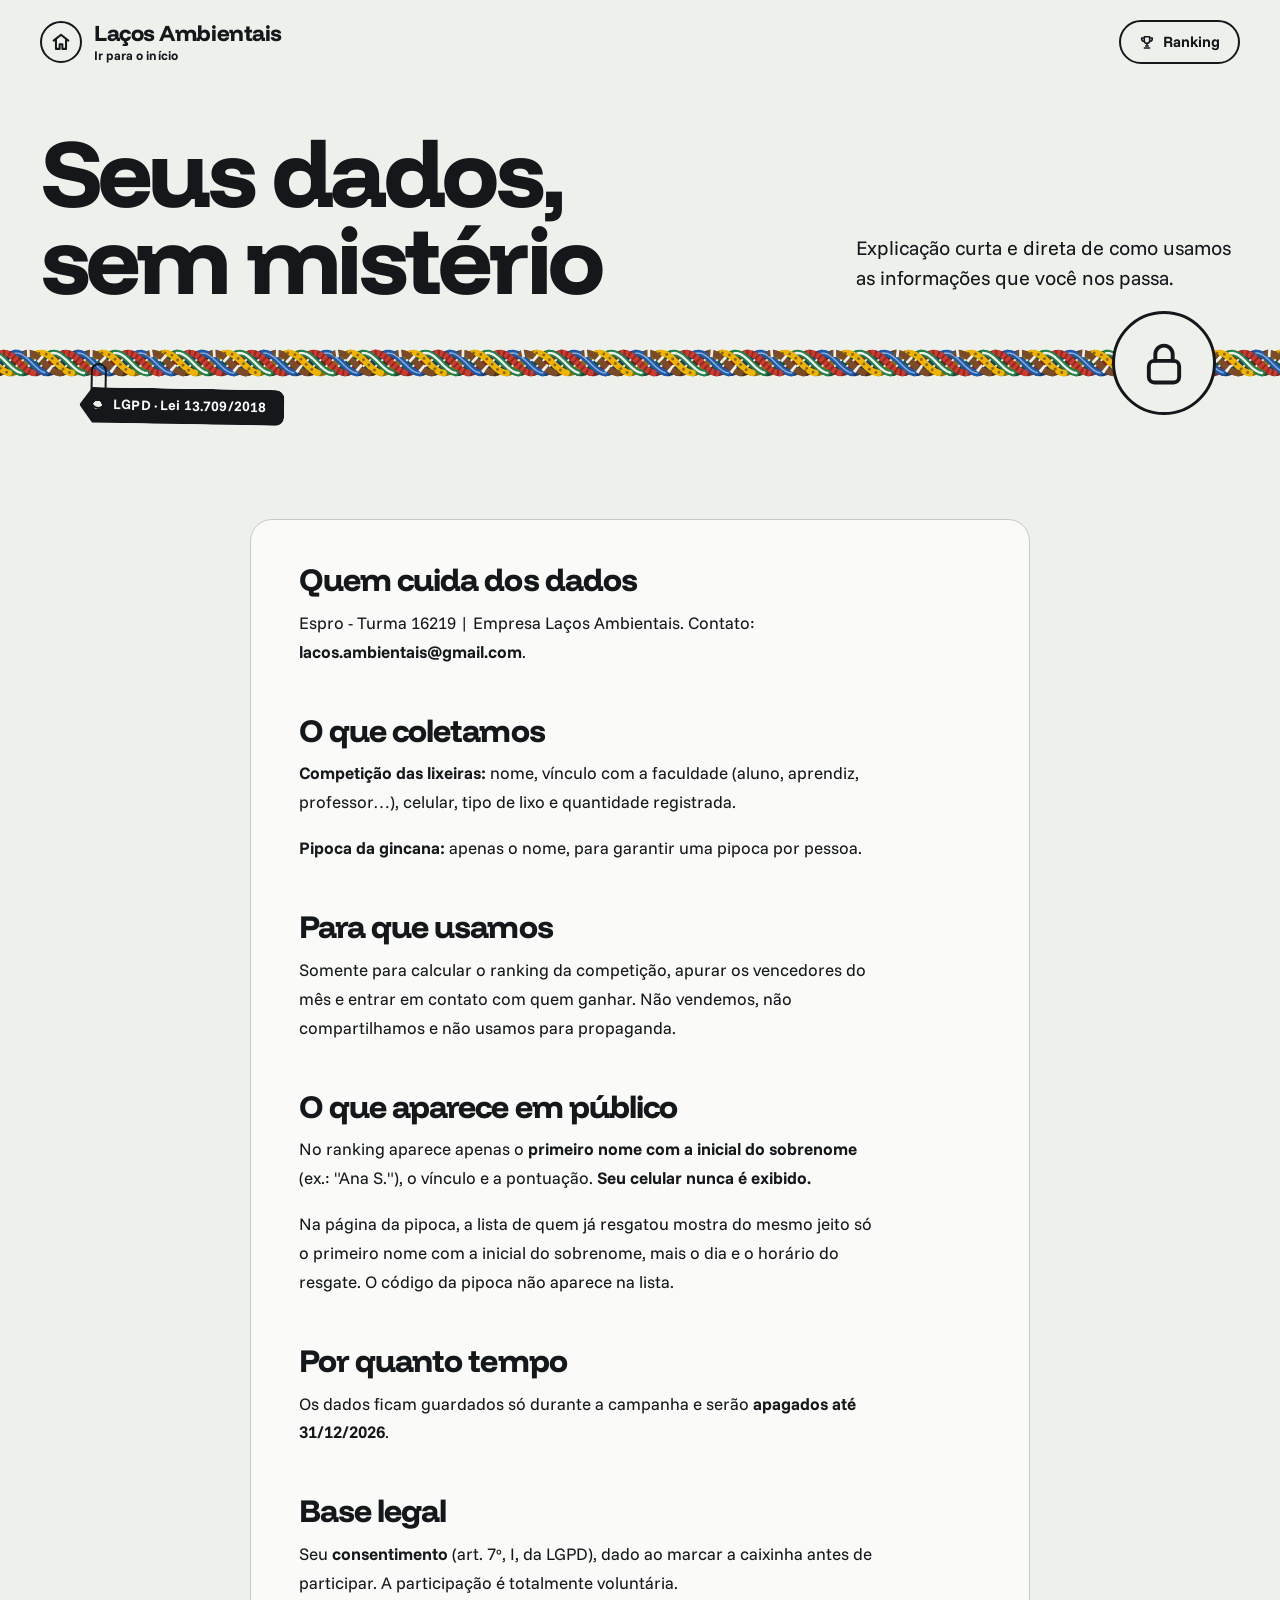
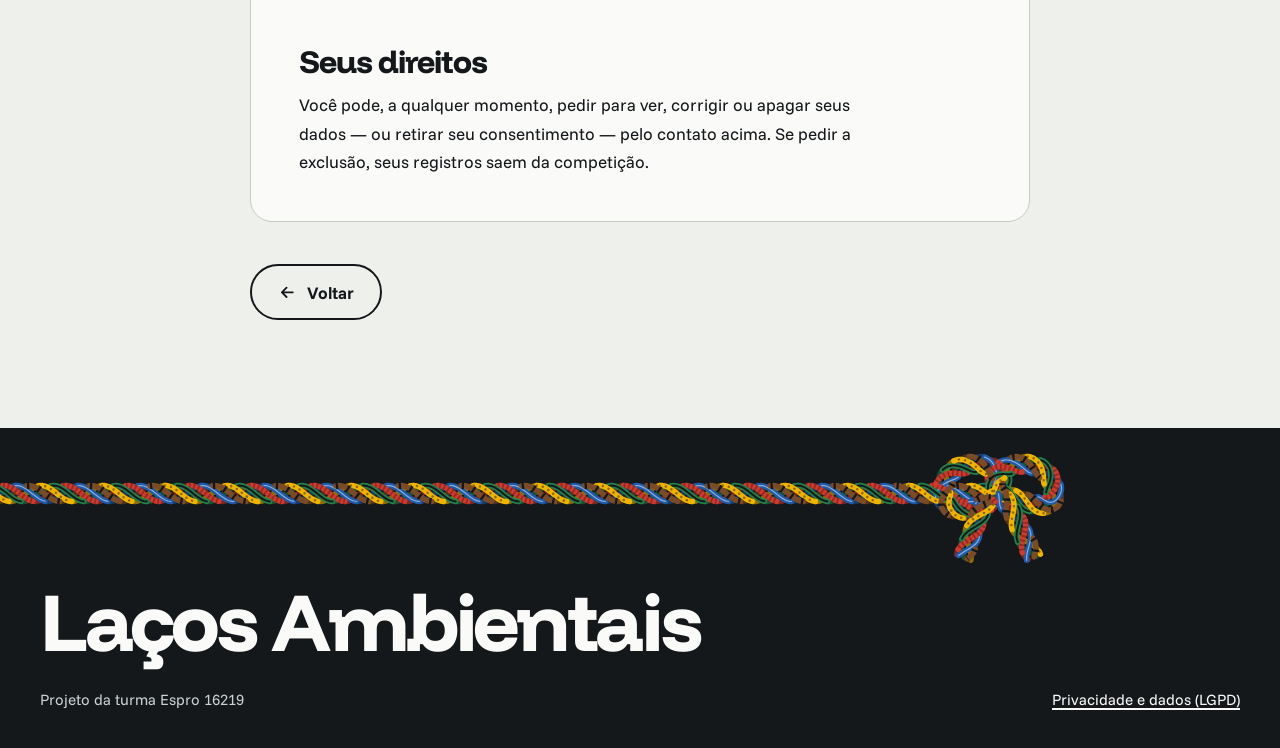
<file: privacidade.html>
<!doctype html>
<html lang="pt-BR">
<head>
  <meta charset="utf-8">
  <meta name="viewport" content="width=device-width, initial-scale=1">
  <title>Privacidade — Laços Ambientais</title>
  <meta name="theme-color" content="#eef0ec">
  <link rel="preload" href="assets/fonts/funnel-display-latin.woff2" as="font" type="font/woff2" crossorigin>
  <link rel="icon" href="assets/favicon-32.png" type="image/png" sizes="32x32">
  <link rel="icon" href="assets/favicon-192.png" type="image/png" sizes="192x192">
  <link rel="apple-touch-icon" href="assets/icone-180.png">
  <link rel="stylesheet" href="assets/css/style.css">
</head>
<body>
  <header id="topo"></header>

  <main>
    <section class="cabeca">
      <h1>Seus dados, sem mistério</h1>
      <div class="cabeca-fio" id="cabecaFio">
        <span class="etiqueta" data-balanca="entra"><span>LGPD · Lei 13.709/2018</span></span>
        <span class="capa-icone" data-ic="cadeado"></span>
      </div>
      <p>Explicação curta e direta de como usamos as informações que você nos passa.</p>
    </section>

    <div class="faixa faixa-leitura">
    <section class="cartao leitura">
      <h2>Quem cuida dos dados</h2>
      <p><span data-cfg="RESPONSAVEL"></span>. Contato: <b data-cfg="CONTATO"></b>.</p>

      <h2>O que coletamos</h2>
      <p><b>Competição das lixeiras:</b> nome, vínculo com a faculdade (aluno, aprendiz, professor…), celular, tipo de lixo e quantidade registrada.</p>
      <p><b>Pipoca da gincana:</b> apenas o nome, para garantir uma pipoca por pessoa.</p>

      <h2>Para que usamos</h2>
      <p>Somente para calcular o ranking da competição, apurar os vencedores do mês e entrar em contato com quem ganhar. Não vendemos, não compartilhamos e não usamos para propaganda.</p>

      <h2>O que aparece em público</h2>
      <p>No ranking aparece apenas o <b>primeiro nome com a inicial do sobrenome</b> (ex.: "Ana S."), o vínculo e a pontuação. <b>Seu celular nunca é exibido.</b></p>
      <p>Na página da pipoca, a lista de quem já resgatou mostra do mesmo jeito só o primeiro nome com a inicial do sobrenome, mais o dia e o horário do resgate. O código da pipoca não aparece na lista.</p>

      <h2>Por quanto tempo</h2>
      <p>Os dados ficam guardados só durante a campanha e serão <b>apagados até <span data-cfg="FIM_CAMPANHA"></span></b>.</p>

      <h2>Base legal</h2>
      <p>Seu <b>consentimento</b> (art. 7º, I, da LGPD), dado ao marcar a caixinha antes de participar. A participação é totalmente voluntária.</p>

      <h2>Seus direitos</h2>
      <p style="margin:0">Você pode, a qualquer momento, pedir para ver, corrigir ou apagar seus dados — ou retirar seu consentimento — pelo contato acima. Se pedir a exclusão, seus registros saem da competição.</p>
    </section>

    <a class="botao secundario" href="javascript:history.back()" data-ic="voltar">Voltar</a>
    </div>
  </main>

  <footer id="rodape"></footer>

  <script src="assets/js/config.js"></script>
  <script src="assets/js/lacos.js"></script>
  <script src="assets/js/api.js"></script>
  <script src="assets/js/cordao.js"></script>
  <script>
    document.querySelectorAll("[data-cfg]").forEach((el) => { el.textContent = window.LACOS_CONFIG[el.dataset.cfg] || "—"; });
    Cordao.tranca(document.getElementById("cabecaFio"));
    Cordao.progressoLeitura();
  </script>
</body>
</html>
</file>
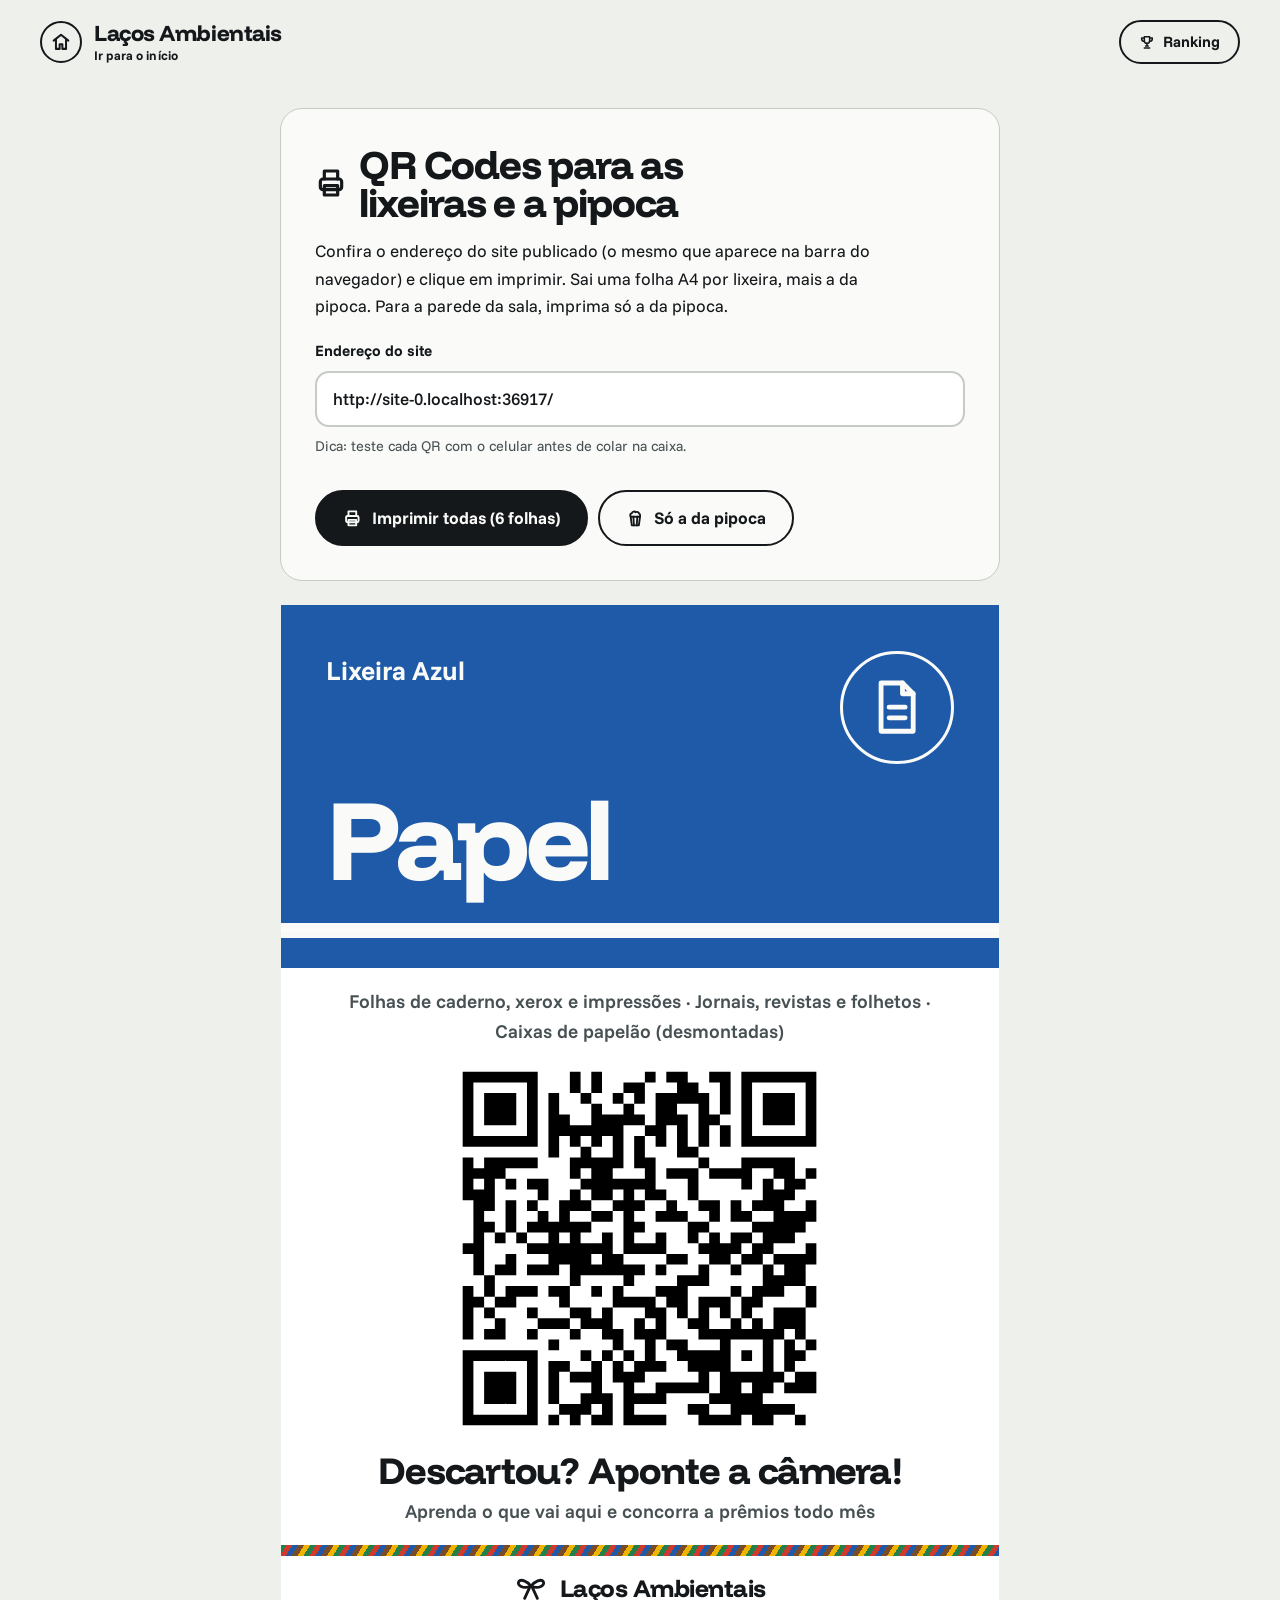
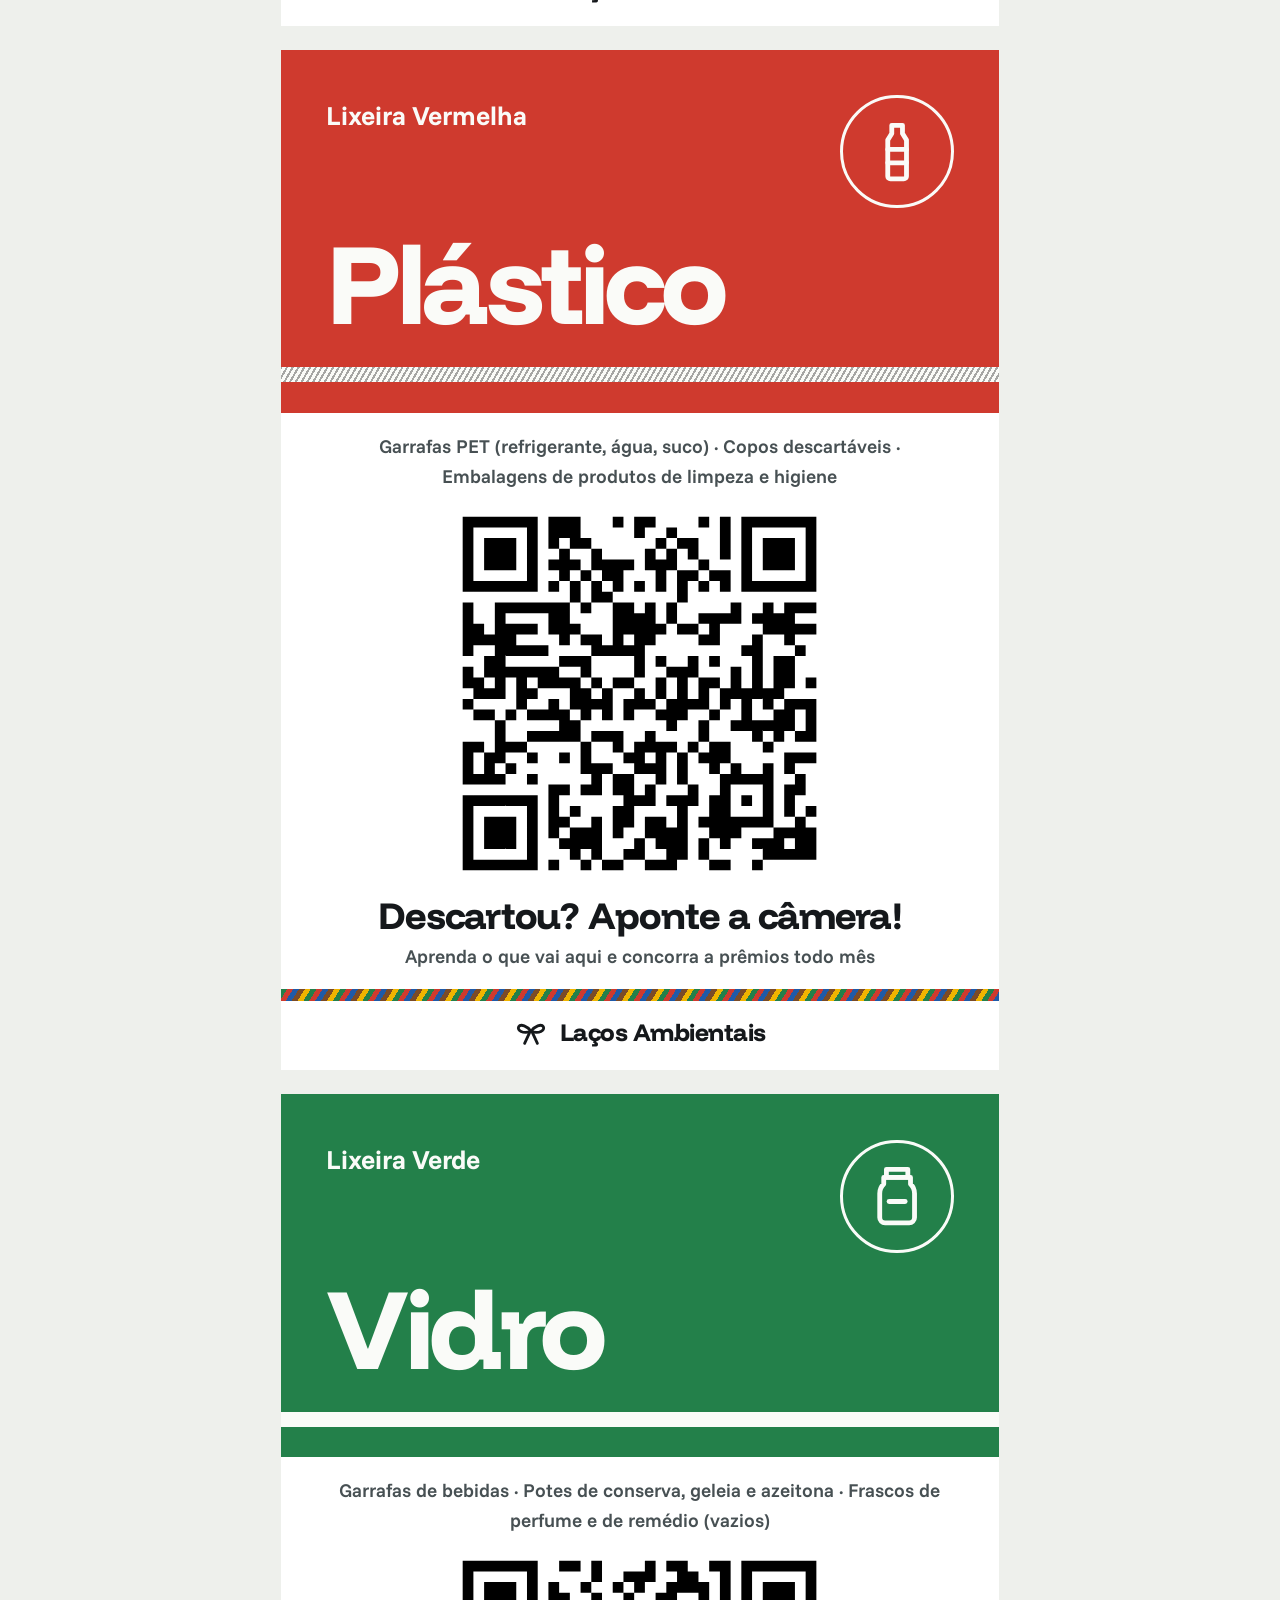
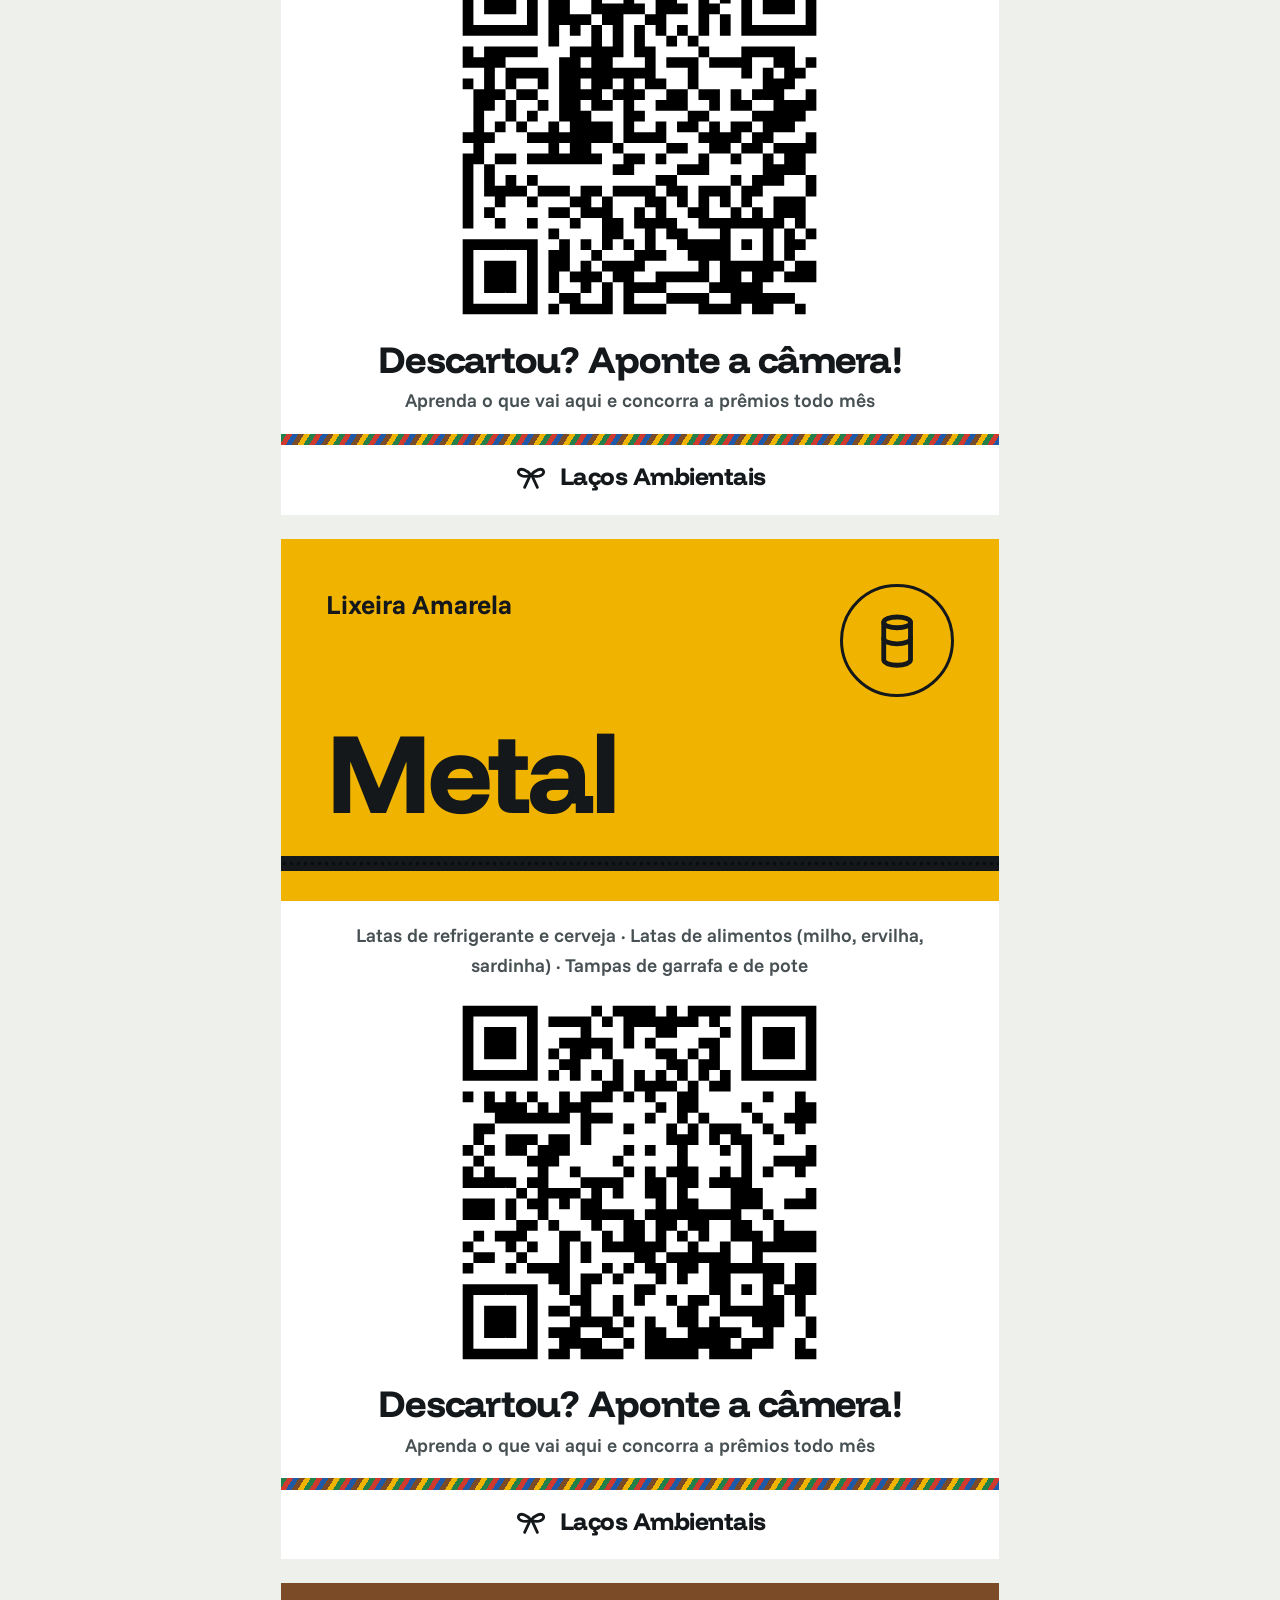
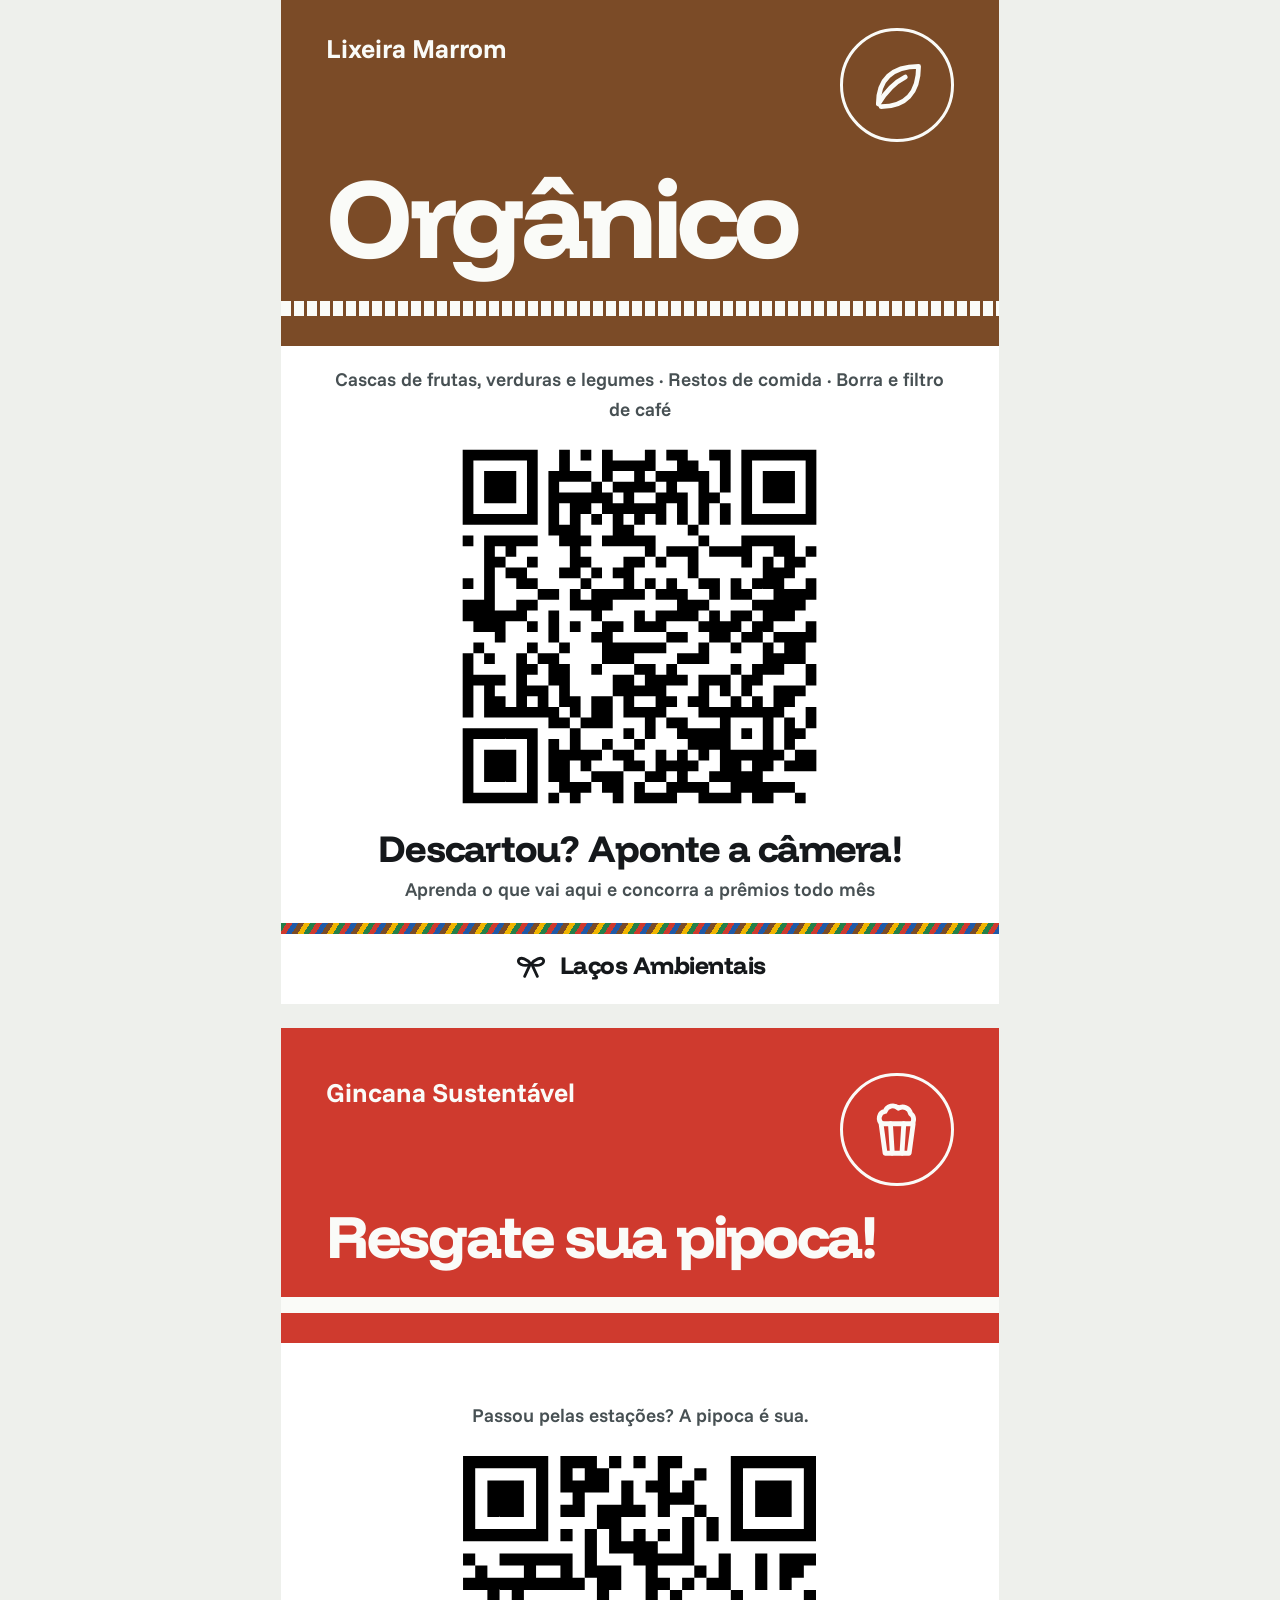
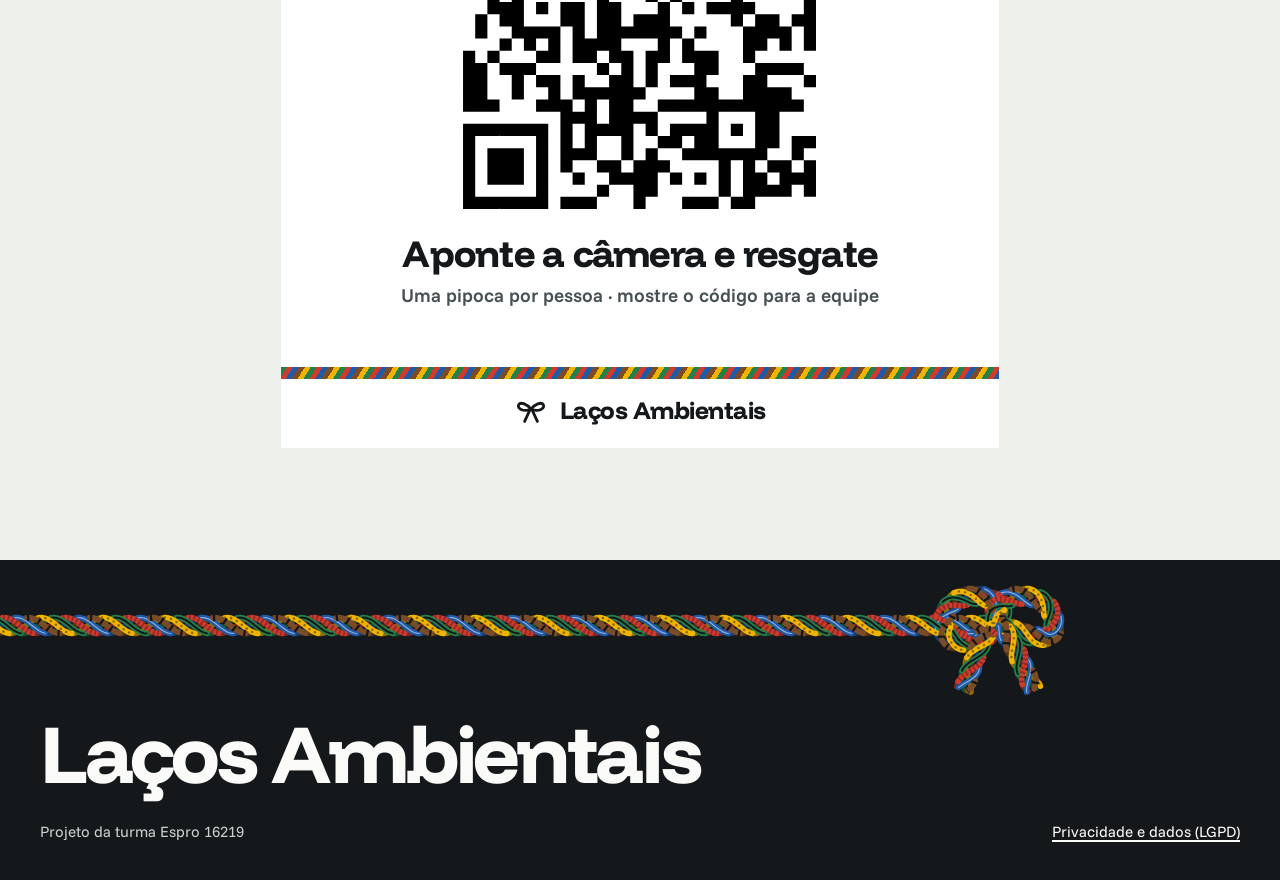
<file: qrcodes.html>
<!doctype html>
<html lang="pt-BR">
<head>
  <meta charset="utf-8">
  <meta name="viewport" content="width=device-width, initial-scale=1">
  <title>QR Codes para impressão — Laços Ambientais</title>
  <meta name="robots" content="noindex">
  <link rel="icon" href="assets/favicon-32.png" type="image/png" sizes="32x32">
  <link rel="icon" href="assets/favicon-192.png" type="image/png" sizes="192x192">
  <link rel="apple-touch-icon" href="assets/icone-180.png">
  <link rel="stylesheet" href="assets/css/style.css">
  <style>
    .painel { max-width: 720px; margin: 24px auto; }
    .folhas { display: grid; gap: 24px; justify-content: center; padding: 0 16px 40px; }
    .folha {
      width: 190mm; height: 270mm; background: #fff; border-radius: 0;
      display: flex; flex-direction: column; overflow: hidden; --c: #cf3a2e; --t: #fafbf8; break-after: page;
    }
    .folha-topo { background: var(--c); color: var(--t); padding: 12mm 12mm 0; }
    .folha-topo .linha1 { display: flex; align-items: flex-start; justify-content: space-between; gap: 8mm; }
    .folha-topo .e { display: grid; place-items: center; flex: none; width: 30mm; height: 30mm; border: 1mm solid currentColor; border-radius: 50%; }
    .folha-topo .e svg { width: 17mm; height: 17mm; stroke-width: 1.8; }
    .folha-topo .cor { font-weight: 700; font-size: 7mm; line-height: 1; margin: 2mm 0 0; }
    .folha-topo .tipo { font-family: var(--display); font-weight: 800; font-size: 30mm; line-height: .9; letter-spacing: -.04em; margin: 6mm 0 9mm; }
    .folha-fio { --fc: var(--t); height: 4mm; margin: 0 -12mm 8mm; background: var(--trama-bg); }
    .folha-meio { flex: 1; display: flex; flex-direction: column; align-items: center; justify-content: center; padding: 4mm 14mm; text-align: center; }
    .folha-meio .exemplos { font-size: 5mm; font-weight: 600; color: var(--tinta-2); margin: 0 0 6mm; }
    .qr { width: 95mm; height: 95mm; }
    .qr svg { width: 100%; height: 100%; display: block; }
    .folha-meio .cta { font-family: var(--display); font-weight: 800; font-size: 10mm; line-height: 1; letter-spacing: -.02em; margin: 6mm 0 0; color: var(--tinta); }
    .folha-meio .sub { font-size: 5mm; font-weight: 600; color: var(--tinta-2); margin: 2mm 0 0; }
    .folha-pe { position: relative; display: flex; align-items: center; justify-content: center; gap: 3mm; padding: 6mm 4mm 5mm; font-family: var(--display); font-weight: 800; font-size: 6.5mm; letter-spacing: -.02em; color: var(--tinta); }
    .folha-pe::before { content: ""; position: absolute; left: 0; right: 0; top: 0; height: 3mm; background: var(--corda); }
    .folha-pe svg { width: 9mm; height: 9mm; }
    @media print {
      @page { size: A4 portrait; margin: 10mm; }
      body { background: #fff; }
      .painel, .aviso-demo, #topo, #rodape { display: none !important; }
      body.so-pipoca .folha:not(.folha-pipoca) { display: none !important; }
      .folhas { padding: 0; gap: 0; }
      .folha { box-shadow: none; border-radius: 0; }
      * { -webkit-print-color-adjust: exact; print-color-adjust: exact; }
    }
    @media screen and (max-width: 800px) { .folha { zoom: .45; } }
    .acoes { display: flex; flex-wrap: wrap; gap: 10px; margin-top: 8px; }
    .acoes .botao { width: auto; }
  </style>
</head>
<body>
  <header id="topo"></header>

  <section class="painel cartao" style="margin-inline:auto;width:min(720px,calc(100% - 40px))">
    <h2 data-ic="impressora">QR Codes para as lixeiras e a pipoca</h2>
    <p>Confira o endereço do site publicado (o mesmo que aparece na barra do navegador) e clique em imprimir. Sai uma folha A4 por lixeira, mais a da pipoca. Para a parede da sala, imprima só a da pipoca.</p>
    <label for="base">Endereço do site</label>
    <input type="text" id="base" placeholder="https://seu-usuario.github.io/lacos-ambientais/">
    <p class="ajuda">Dica: teste cada QR com o celular antes de colar na caixa.</p>
    <div class="acoes">
      <button class="botao" id="imprimir" type="button" data-ic="impressora">Imprimir todas (6 folhas)</button>
      <button class="botao secundario" id="imprimirPipoca" type="button" data-ic="pipoca">Só a da pipoca</button>
    </div>
  </section>

  <div class="folhas" id="folhas"></div>

  <footer id="rodape"></footer>

  <script src="assets/js/config.js"></script>
  <script src="assets/js/lacos.js"></script>
  <script src="assets/js/api.js"></script>
  <script src="assets/js/cordao.js"></script>
  <script src="assets/js/qrcode.js"></script>
  <script>
  (function () {
    const $ = (id) => document.getElementById(id);
    const padrao = location.protocol.startsWith("http") ? location.href.replace(/qrcodes\.html.*$/, "") : "";
    $("base").value = Lacos.recuperar("lacos_base_qr") || padrao;

    function svgQR(url) {
      const q = qrcode(0, "M");
      q.addData(url);
      q.make();
      return q.createSvgTag({ cellSize: 8, margin: 2, scalable: true });
    }

    function desenhar() {
      let base = $("base").value.trim();
      if (base && !base.endsWith("/")) base += "/";
      Lacos.guardar("lacos_base_qr", base);
      const folhas = Object.entries(Lacos.LIXOS).map(([id, L]) => `
        <div class="folha" style="--c:${L.hex};--t:${L.texto || "#fafbf8"}">
          <div class="folha-topo">
            <div class="linha1"><p class="cor">Lixeira ${L.cor}</p><div class="e">${Lacos.icone(id)}</div></div>
            <p class="tipo">${L.nome}</p>
            <div class="folha-fio" data-trama="${L.trama}"></div>
          </div>
          <div class="folha-meio">
            <p class="exemplos">${L.pode.slice(0, 3).map(Lacos.esc).join(" · ")}</p>
            <div class="qr">${svgQR(base + "lixeira.html?tipo=" + id)}</div>
            <p class="cta">Descartou? Aponte a câmera!</p>
            <p class="sub">Aprenda o que vai aqui e concorra a prêmios todo mês</p>
          </div>
          <div class="folha-pe">${Lacos.icone("laco")}Laços Ambientais</div>
        </div>`);
      folhas.push(`
        <div class="folha folha-pipoca" style="--c:#cf3a2e;--t:#fafbf8">
          <div class="folha-topo">
            <div class="linha1"><p class="cor">Gincana Sustentável</p><div class="e">${Lacos.icone("pipoca")}</div></div>
            <p class="tipo" style="font-size:16mm">Resgate sua pipoca!</p>
            <div class="folha-fio" style="background:var(--t)"></div>
          </div>
          <div class="folha-meio">
            <p class="exemplos">Passou pelas estações? A pipoca é sua.</p>
            <div class="qr">${svgQR(base + "pipoca.html")}</div>
            <p class="cta">Aponte a câmera e resgate</p>
            <p class="sub">Uma pipoca por pessoa · mostre o código para a equipe</p>
          </div>
          <div class="folha-pe">${Lacos.icone("laco")}Laços Ambientais</div>
        </div>`);
      $("folhas").innerHTML = folhas.join("");
    }

    $("base").addEventListener("input", desenhar);
    $("imprimir").addEventListener("click", () => window.print());
    // só a folha da pipoca (para a parede da sala): as outras somem só na impressão
    $("imprimirPipoca").addEventListener("click", () => { document.body.classList.add("so-pipoca"); window.print(); });
    addEventListener("afterprint", () => document.body.classList.remove("so-pipoca"));
    desenhar();
  })();
  </script>
</body>
</html>
</file>
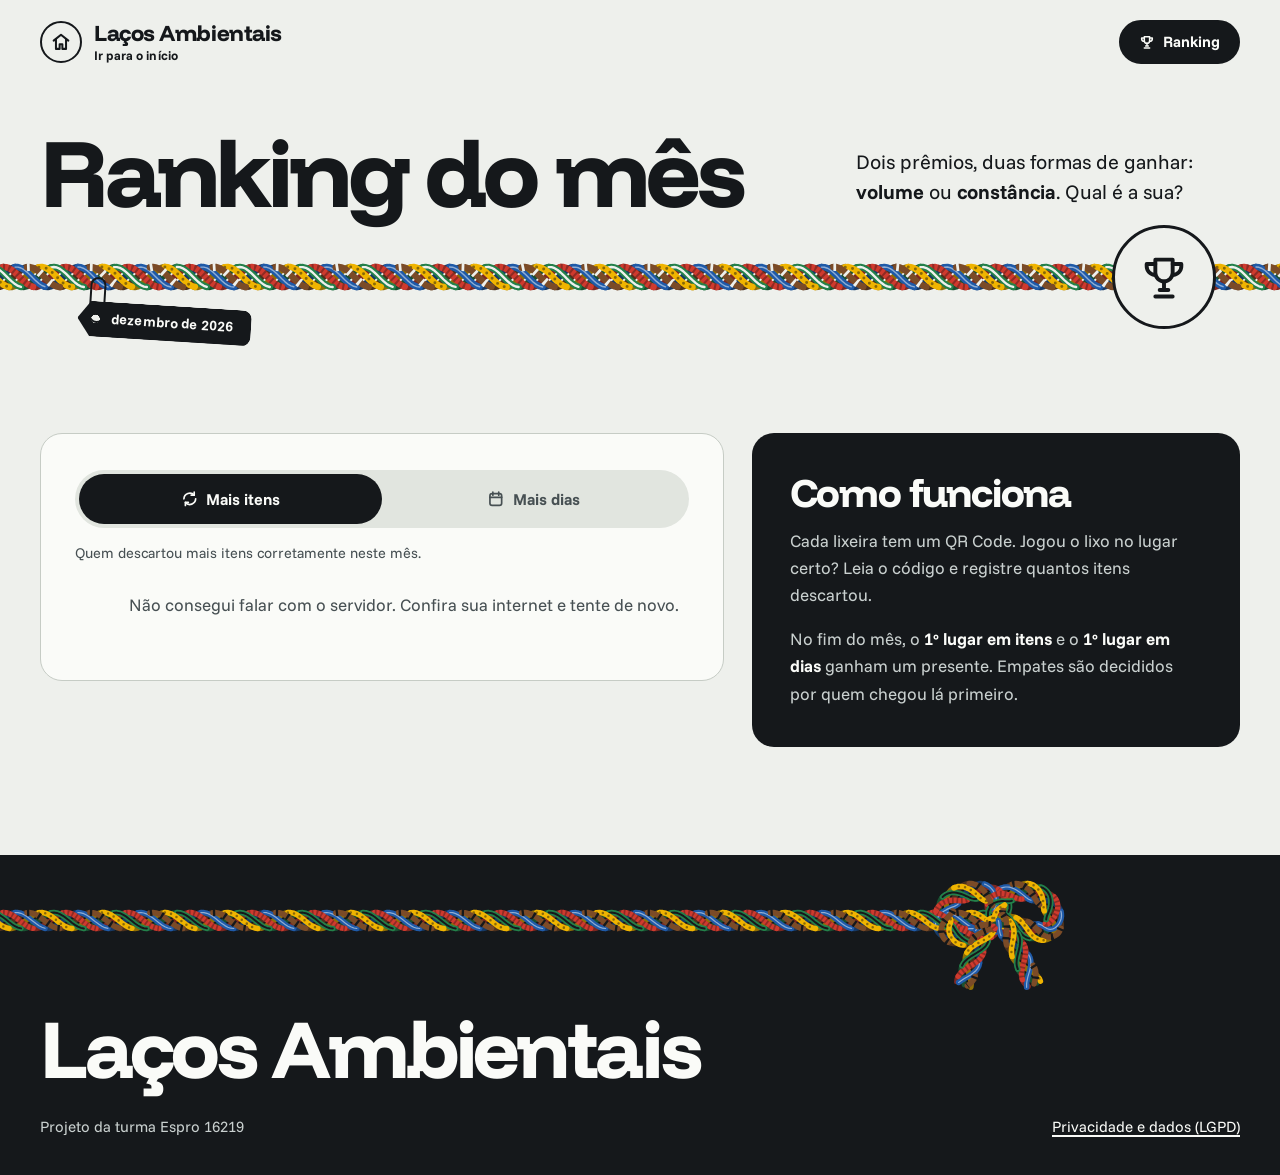
<file: ranking.html>
<!doctype html>
<html lang="pt-BR">
<head>
  <meta charset="utf-8">
  <meta name="viewport" content="width=device-width, initial-scale=1">
  <title>Ranking do mês — Laços Ambientais</title>
  <meta name="theme-color" content="#eef0ec">
  <link rel="preload" href="assets/fonts/funnel-display-latin.woff2" as="font" type="font/woff2" crossorigin>
  <link rel="icon" href="assets/favicon-32.png" type="image/png" sizes="32x32">
  <link rel="icon" href="assets/favicon-192.png" type="image/png" sizes="192x192">
  <link rel="apple-touch-icon" href="assets/icone-180.png">
  <link rel="stylesheet" href="assets/css/style.css">
</head>
<body class="tema-ranking">
  <header id="topo"></header>

  <main>
    <section class="cabeca">
      <h1>Ranking do mês</h1>
      <div class="cabeca-fio" id="cabecaFio">
        <span class="etiqueta" data-balanca="entra"><span id="mes"></span></span>
        <span class="capa-icone" data-ic="trofeu"></span>
      </div>
      <p>Dois prêmios, duas formas de ganhar: <b>volume</b> ou <b>constância</b>. Qual é a sua?</p>
    </section>

    <section class="faixa ranking-layout">
      <div class="cartao">
        <div class="abas" role="tablist">
          <button role="tab" aria-selected="true" data-criterio="itens" data-ic="ciclo">Mais itens</button>
          <button role="tab" aria-selected="false" data-criterio="dias" data-ic="calendario">Mais dias</button>
        </div>
        <p class="ajuda" id="explica"></p>
        <div class="regua" id="regua" aria-hidden="true"></div>
        <ol class="rank" id="lista"><li class="vazio">Carregando…</li></ol>
      </div>

      <div class="painel-tinta">
        <h2>Como funciona</h2>
        <p>Cada lixeira tem um QR Code. Jogou o lixo no lugar certo? Leia o código e registre quantos itens descartou.</p>
        <p style="margin:0">No fim do mês, o <b>1º lugar em itens</b> e o <b>1º lugar em dias</b> ganham um presente. Empates são decididos por quem chegou lá primeiro.</p>
      </div>
    </section>
  </main>

  <footer id="rodape"></footer>

  <script src="assets/js/config.js"></script>
  <script src="assets/js/lacos.js"></script>
  <script src="assets/js/api.js"></script>
  <script src="assets/js/cordao.js"></script>
  <script>
  (function () {
    const $ = (id) => document.getElementById(id);
    $("mes").textContent = Lacos.mesAtual();
    Cordao.tranca($("cabecaFio"));
    const textos = {
      itens: "Quem descartou mais itens corretamente neste mês.",
      dias: "Quem descartou em mais dias diferentes neste mês. Constância vale ouro!",
    };

    async function carregar(criterio) {
      document.querySelectorAll(".abas button").forEach((b) => b.setAttribute("aria-selected", b.dataset.criterio === criterio));
      $("explica").textContent = textos[criterio];
      $("regua").innerHTML = "";
      $("lista").innerHTML = '<li class="vazio">Carregando…</li>';
      try {
        const linhas = await Api.ranking(criterio);
        if (!linhas || !linhas.length) {
          // a régua aparece mesmo vazia: uma ponta de fio solta no zero
          $("regua").innerHTML = "<span>0</span><span>5</span><span>10</span>";
          $("lista").innerHTML = '<li class="vazio"><span class="ponta" aria-hidden="true"></span>Ninguém registrou ainda este mês.<br><b>O pódio está vazio esperando por você!</b></li>';
          return;
        }
        // Cada pessoa é um fio com o comprimento da sua pontuação, medido na mesma régua
        const valorDe = (r) => (criterio === "dias" ? r.dias : r.total_itens);
        const max = Math.max(1, ...linhas.map(valorDe));
        $("regua").innerHTML = "<span>0</span><span>" + Math.round(max / 2) + "</span><span>" + max + "</span>";
        $("lista").innerHTML = linhas.map((r, i) => {
          const valor = valorDe(r);
          const rotulo = criterio === "dias" ? (r.dias > 1 ? "dias" : "dia") : (r.total_itens > 1 ? "itens" : "item");
          const extra = criterio === "dias" ? r.total_itens + " itens" : r.dias + (r.dias > 1 ? " dias" : " dia");
          return '<li' + (r.posicao === 1 ? ' class="lider"' : "") + ' style="--i:' + i + ";--v:" + (valor / max).toFixed(3) + '">' +
            '<span class="pos">' + r.posicao + '</span>' +
            '<span class="quem"><b>' + Lacos.esc(r.nome) + '</b><small>' + Lacos.esc(r.vinculo) + ' · ' + extra + '</small></span>' +
            '<span class="valor"><span data-conta="' + valor + '">' + valor + '</span><small>' + rotulo + '</small></span>' +
            '<span class="barra" aria-hidden="true"></span></li>';
        }).join("");
        Cordao.contarTodos($("lista"));
        Cordao.tranca($("lista").querySelector(".lider .barra")); // quem lidera segura a corda inteira
      } catch (err) {
        $("lista").innerHTML = '<li class="vazio">' + Lacos.esc(err.message) + '</li>';
      }
    }

    document.querySelectorAll(".abas button").forEach((b) => b.addEventListener("click", () => carregar(b.dataset.criterio)));
    carregar("itens");
  })();
  </script>
</body>
</html>
</file>
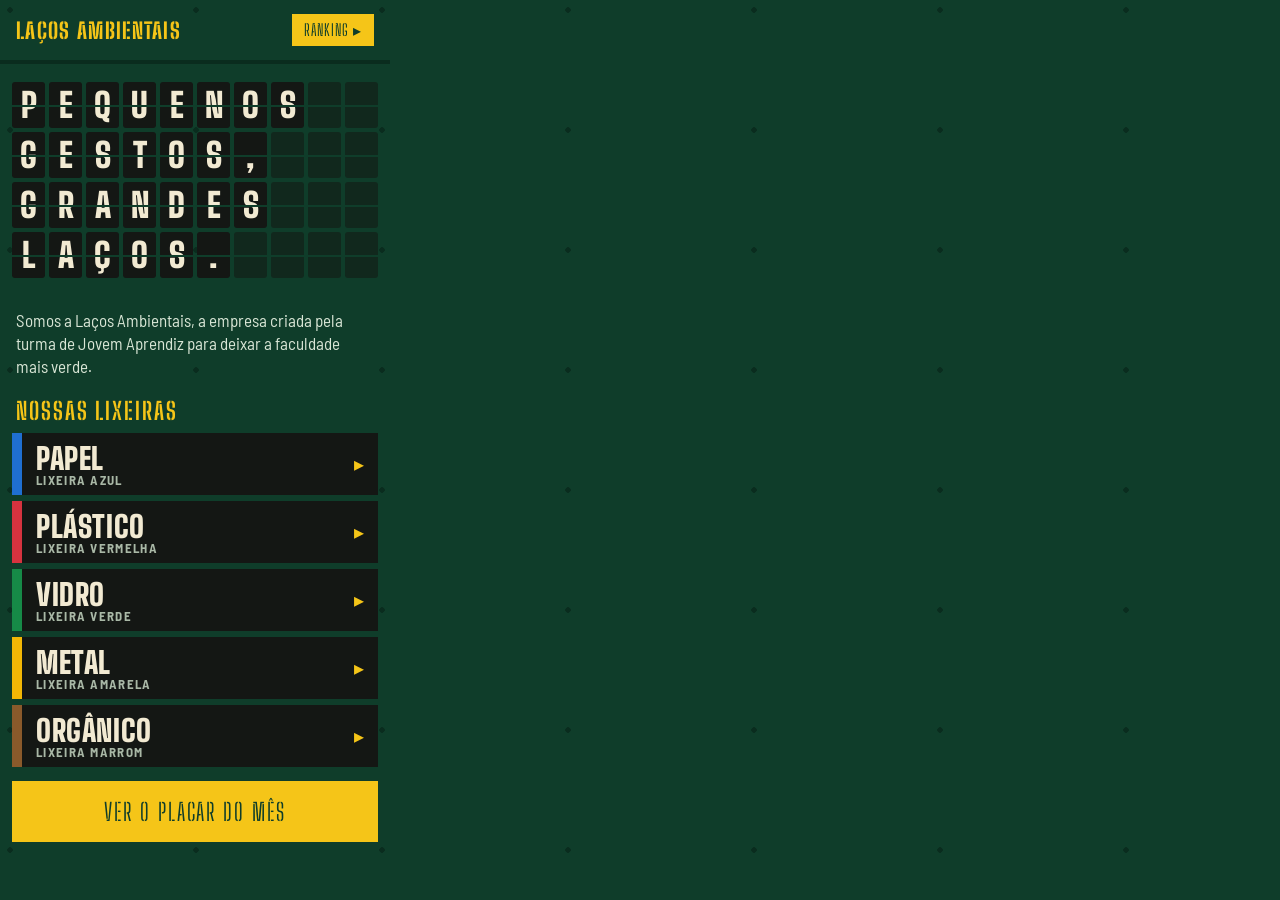
<file: .impeccable/mocks/decision/assigned.html>
<!doctype html><html lang="pt-BR"><head><meta charset="utf-8"><meta name="viewport" content="width=390">
<title>Placar</title>
<link href="https://fonts.googleapis.com/css2?family=Big+Shoulders+Stencil+Display:wght@800&family=Big+Shoulders+Display:wght@700;900&family=Barlow+Semi+Condensed:wght@500;700&display=swap" rel="stylesheet">
<style>
body{margin:0;width:390px;height:844px;overflow:hidden;background:#0f3d2a;color:#f2ead2;font-family:"Barlow Semi Condensed",sans-serif;
background-image:radial-gradient(circle at 10px 10px,#0a2c1e 2.5px,transparent 3px);background-size:186px 120px}
.top{display:flex;justify-content:space-between;align-items:center;padding:14px 16px;border-bottom:4px solid #0a2c1e}
.st{font-family:"Big Shoulders Stencil Display";font-weight:800;color:#f5c518;font-size:22px;letter-spacing:.06em}
.rk{font-family:"Big Shoulders Stencil Display";background:#f5c518;color:#0f3d2a;padding:6px 12px;font-size:16px;letter-spacing:.06em}
.flaps{padding:18px 12px 6px;display:grid;grid-template-columns:repeat(10,1fr);gap:4px}
.f{background:#141714;height:46px;display:grid;place-items:center;font-family:"Big Shoulders Display";font-weight:900;font-size:34px;position:relative;border-radius:3px}
.f::after{content:"";position:absolute;left:0;right:0;top:50%;height:2px;background:#0f3d2a}
.f.e{background:#141714;opacity:.55}
.sub{padding:8px 16px 0;font-size:17px;line-height:1.35;color:#d9e6d6}
h2{font-family:"Big Shoulders Stencil Display";color:#f5c518;font-size:24px;letter-spacing:.08em;margin:18px 16px 8px}
.row{display:grid;grid-template-columns:10px 1fr auto;align-items:stretch;margin:0 12px 6px;background:#141714;height:62px}
.row i{display:block}.row b{font-family:"Big Shoulders Display";font-weight:900;font-size:30px;align-self:center;padding-left:14px;letter-spacing:.02em}
.row small{display:block;font-family:"Barlow Semi Condensed";font-weight:700;font-size:13px;color:#a9b8a6;letter-spacing:.1em;margin-top:-4px}
.row span{align-self:center;padding:0 14px;font-family:"Big Shoulders Stencil Display";color:#f5c518;font-size:20px}
.cta{margin:14px 12px;background:#f5c518;color:#0f3d2a;font-family:"Big Shoulders Stencil Display";font-size:24px;letter-spacing:.08em;text-align:center;padding:16px}
</style></head><body>
<div class="top"><span class="st">LAÇOS AMBIENTAIS</span><span class="rk">RANKING ▸</span></div>
<div class="flaps">
<div class="f">P</div><div class="f">E</div><div class="f">Q</div><div class="f">U</div><div class="f">E</div><div class="f">N</div><div class="f">O</div><div class="f">S</div><div class="f e"></div><div class="f e"></div>
<div class="f">G</div><div class="f">E</div><div class="f">S</div><div class="f">T</div><div class="f">O</div><div class="f">S</div><div class="f">,</div><div class="f e"></div><div class="f e"></div><div class="f e"></div>
<div class="f">G</div><div class="f">R</div><div class="f">A</div><div class="f">N</div><div class="f">D</div><div class="f">E</div><div class="f">S</div><div class="f e"></div><div class="f e"></div><div class="f e"></div>
<div class="f">L</div><div class="f">A</div><div class="f">Ç</div><div class="f">O</div><div class="f">S</div><div class="f">.</div><div class="f e"></div><div class="f e"></div><div class="f e"></div><div class="f e"></div>
</div>
<p class="sub">Somos a Laços Ambientais, a empresa criada pela turma de Jovem Aprendiz para deixar a faculdade mais verde.</p>
<h2>NOSSAS LIXEIRAS</h2>
<div class="row"><i style="background:#1f6fd1"></i><b>PAPEL<small>LIXEIRA AZUL</small></b><span>▸</span></div>
<div class="row"><i style="background:#d6333f"></i><b>PLÁSTICO<small>LIXEIRA VERMELHA</small></b><span>▸</span></div>
<div class="row"><i style="background:#168a47"></i><b>VIDRO<small>LIXEIRA VERDE</small></b><span>▸</span></div>
<div class="row"><i style="background:#f2b705"></i><b>METAL<small>LIXEIRA AMARELA</small></b><span>▸</span></div>
<div class="row"><i style="background:#8a5a2b"></i><b>ORGÂNICO<small>LIXEIRA MARROM</small></b><span>▸</span></div>
<div class="cta">VER O PLACAR DO MÊS</div>
</body></html>
</file>
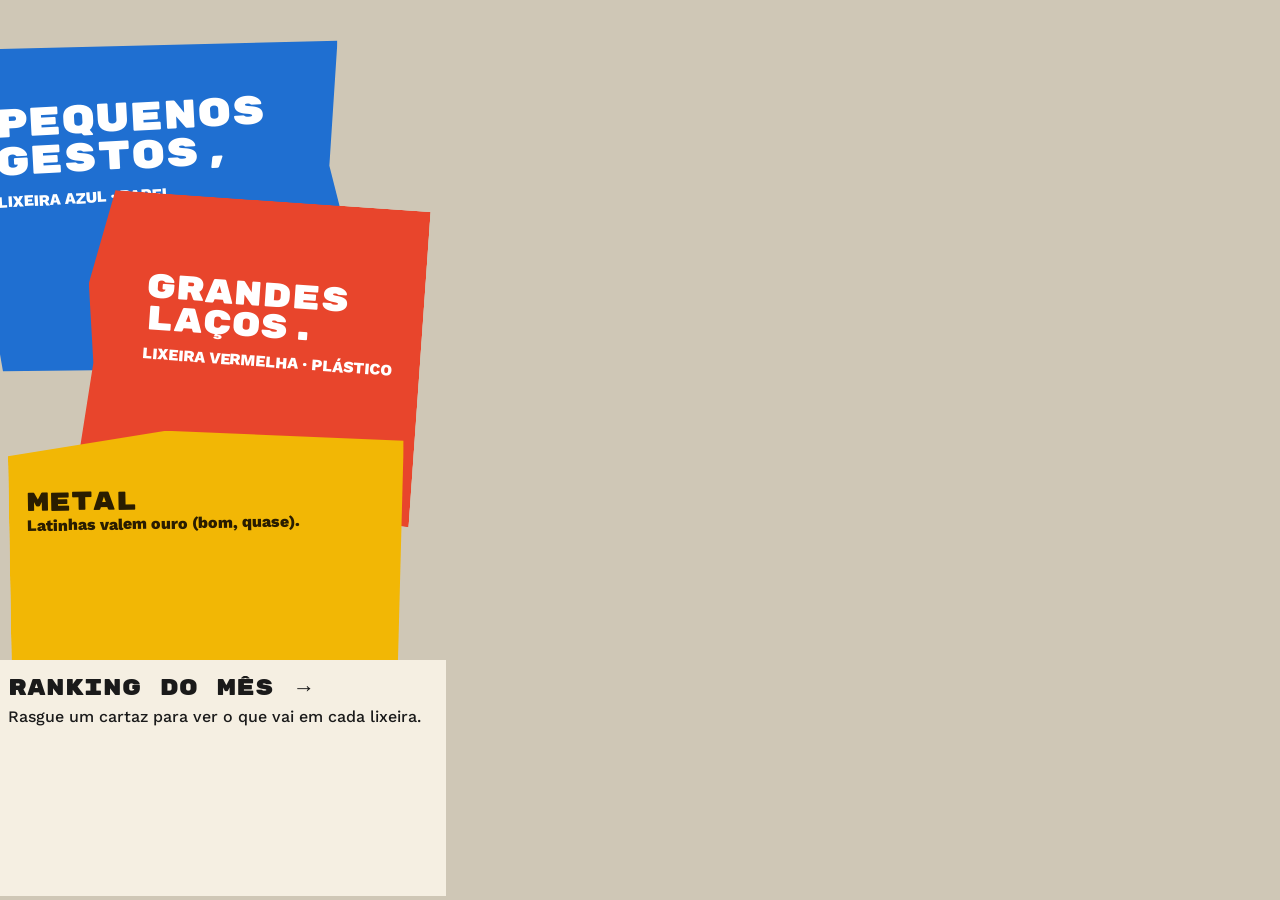
<file: .impeccable/mocks/decision/decollage.html>
<!doctype html><html lang="pt-BR"><head><meta charset="utf-8"><meta name="viewport" content="width=390">
<title>Mural</title>
<link href="https://fonts.googleapis.com/css2?family=Rubik+Mono+One&family=Work+Sans:wght@500;800&display=swap" rel="stylesheet">
<style>
body{margin:0;width:390px;height:844px;overflow:hidden;background:#cfc7b6;font-family:"Work Sans",sans-serif;position:relative}
.p{position:absolute;padding:18px;color:#fff}
.t{font-family:"Rubik Mono One";line-height:.95}
.a{left:-20px;top:40px;width:330px;height:300px;background:#1f6fd1;transform:rotate(-3deg);clip-path:polygon(0 0,100% 3%,96% 40%,100% 62%,92% 100%,4% 96%,0 60%)}
.b{right:-30px;top:200px;width:300px;height:280px;background:#e8452c;transform:rotate(4deg);clip-path:polygon(6% 0,100% 0,100% 100%,0 92%,3% 55%,0 30%)}
.c{left:10px;top:430px;width:360px;height:250px;background:#f2b705;color:#2a1d00;transform:rotate(-1deg);clip-path:polygon(0 8%,40% 0,100% 5%,97% 100%,0 96%)}
.d{left:-10px;top:660px;width:420px;height:200px;background:#f5efe2;color:#1a1a1a}
</style></head><body>
<div class="p a"><div class="t" style="font-size:40px;margin-top:40px">PEQUENOS<br>GESTOS,</div><div style="font-weight:800;margin-top:10px">LIXEIRA AZUL · PAPEL</div></div>
<div class="p b"><div class="t" style="font-size:34px;margin:60px 0 0 40px">GRANDES<br>LAÇOS.</div><div style="margin:8px 0 0 40px;font-weight:800">LIXEIRA VERMELHA · PLÁSTICO</div></div>
<div class="p c"><div class="t" style="font-size:26px;margin-top:40px">METAL</div><div style="font-weight:800">Latinhas valem ouro (bom, quase).</div></div>
<div class="p d"><div class="t" style="font-size:22px">RANKING DO MÊS →</div><div style="font-weight:500;margin-top:8px">Rasgue um cartaz para ver o que vai em cada lixeira.</div></div>
</body></html>
</file>
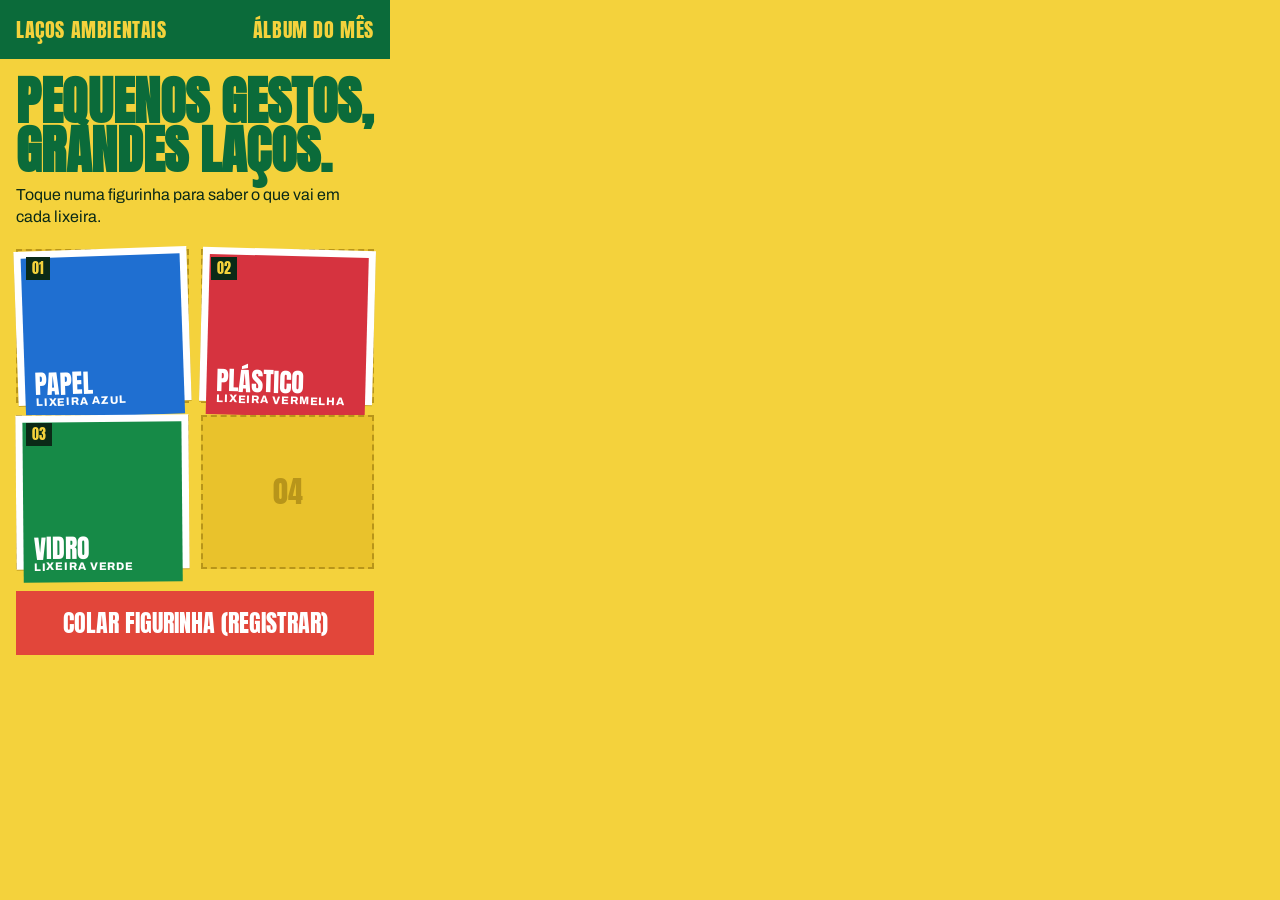
<file: .impeccable/mocks/decision/pick.html>
<!doctype html><html lang="pt-BR"><head><meta charset="utf-8"><meta name="viewport" content="width=390">
<title>Álbum</title>
<link href="https://fonts.googleapis.com/css2?family=Anton&family=Archivo:wght@500;800&display=swap" rel="stylesheet">
<style>
body{margin:0;width:390px;height:844px;overflow:hidden;background:#f4d23c;color:#0b2a17;font-family:"Archivo",sans-serif}
.band{background:#0b6b3a;color:#f4d23c;padding:14px 16px;display:flex;justify-content:space-between;font-family:Anton;font-size:20px;letter-spacing:.03em}
h1{font-family:Anton;font-size:52px;line-height:.95;margin:18px 16px 8px;color:#0b6b3a;text-transform:uppercase}
p{margin:0 16px 14px;font-size:16px;line-height:1.4}
.pg{display:grid;grid-template-columns:1fr 1fr;gap:12px;padding:6px 16px}
.slot{background:#e9c22c;border:2px dashed #b8951a;height:150px;position:relative;display:grid;place-items:center;font-family:Anton;font-size:30px;color:#b8951a}
.stk{position:absolute;inset:-2px;background:#fff;padding:7px;transform:rotate(-2deg);box-shadow:0 1px 0 #c9a524}
.stk div{height:100%;display:flex;flex-direction:column;justify-content:flex-end;padding:10px;color:#fff;font-family:Anton;font-size:26px;line-height:1}
.stk small{font-family:Archivo;font-weight:800;font-size:11px;letter-spacing:.08em}
.n{position:absolute;top:6px;left:8px;background:#0b2a17;color:#f4d23c;font-family:Anton;font-size:14px;padding:1px 6px;z-index:2}
.cta{margin:16px;background:#e2463a;color:#fff;font-family:Anton;font-size:24px;text-align:center;padding:14px;text-transform:uppercase}
</style></head><body>
<div class="band"><span>LAÇOS AMBIENTAIS</span><span>ÁLBUM DO MÊS</span></div>
<h1>Pequenos gestos, grandes laços.</h1>
<p>Toque numa figurinha para saber o que vai em cada lixeira.</p>
<div class="pg">
<div class="slot"><span class="n">01</span><div class="stk"><div style="background:#1f6fd1">PAPEL<small>LIXEIRA AZUL</small></div></div></div>
<div class="slot"><span class="n">02</span><div class="stk" style="transform:rotate(1.5deg)"><div style="background:#d6333f">PLÁSTICO<small>LIXEIRA VERMELHA</small></div></div></div>
<div class="slot"><span class="n">03</span><div class="stk" style="transform:rotate(-.5deg)"><div style="background:#168a47">VIDRO<small>LIXEIRA VERDE</small></div></div></div>
<div class="slot">04</div>
</div>
<div class="cta">Colar figurinha (registrar)</div>
</body></html>
</file>
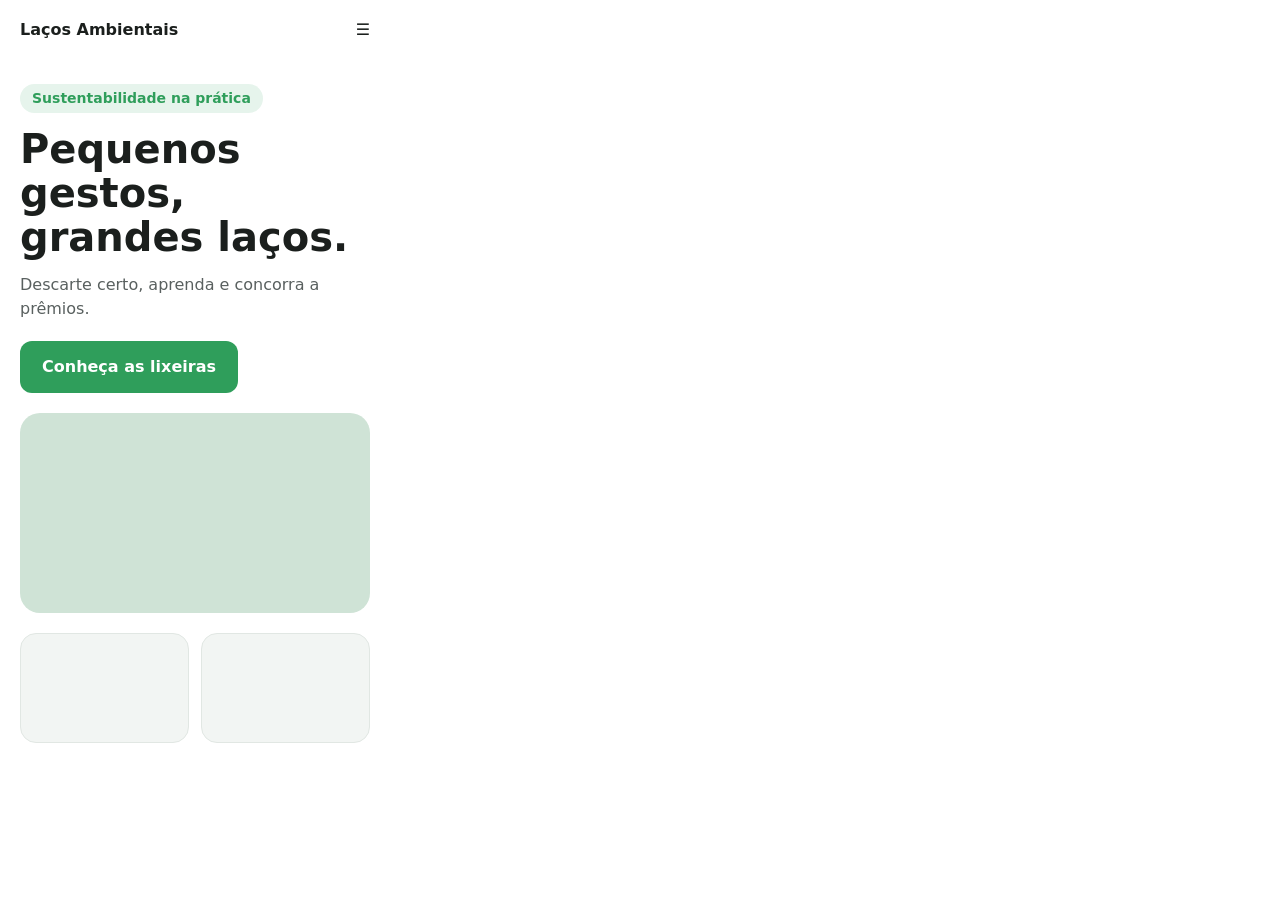
<file: .impeccable/mocks/decision/r2-canon.html>
<!doctype html><html lang="pt-BR"><head><meta charset="utf-8"><meta name="viewport" content="width=device-width,initial-scale=1">
<style>
*{box-sizing:border-box}body{margin:0;width:390px;height:844px;overflow:hidden;background:#fff;color:#1b1f1d;font:16px/1.5 system-ui,sans-serif}
nav{display:flex;justify-content:space-between;padding:18px 20px;font-weight:700}
.pill{display:inline-block;margin:24px 20px 0;background:#e6f4ec;color:#2f9e5b;border-radius:99px;padding:4px 12px;font-size:14px;font-weight:600}
h1{font:800 40px/1.1 system-ui;margin:14px 20px 0}
p{margin:14px 20px 0;color:#59605f}
.btn{display:inline-block;margin:20px;background:#2f9e5b;color:#fff;border-radius:12px;padding:14px 22px;font-weight:700}
.img{margin:0 20px;height:200px;border-radius:20px;background:#cfe3d6}
.cards{display:grid;grid-template-columns:1fr 1fr;gap:12px;margin:20px}
.cards div{height:110px;border-radius:16px;background:#f2f5f3;border:1px solid #e1e7e3}
</style></head><body>
<nav><span>Laços Ambientais</span><span>☰</span></nav>
<span class="pill">Sustentabilidade na prática</span>
<h1>Pequenos gestos, grandes laços.</h1>
<p>Descarte certo, aprenda e concorra a prêmios.</p>
<span class="btn">Conheça as lixeiras</span>
<div class="img"></div>
<div class="cards"><div></div><div></div></div>
</body></html>
</file>
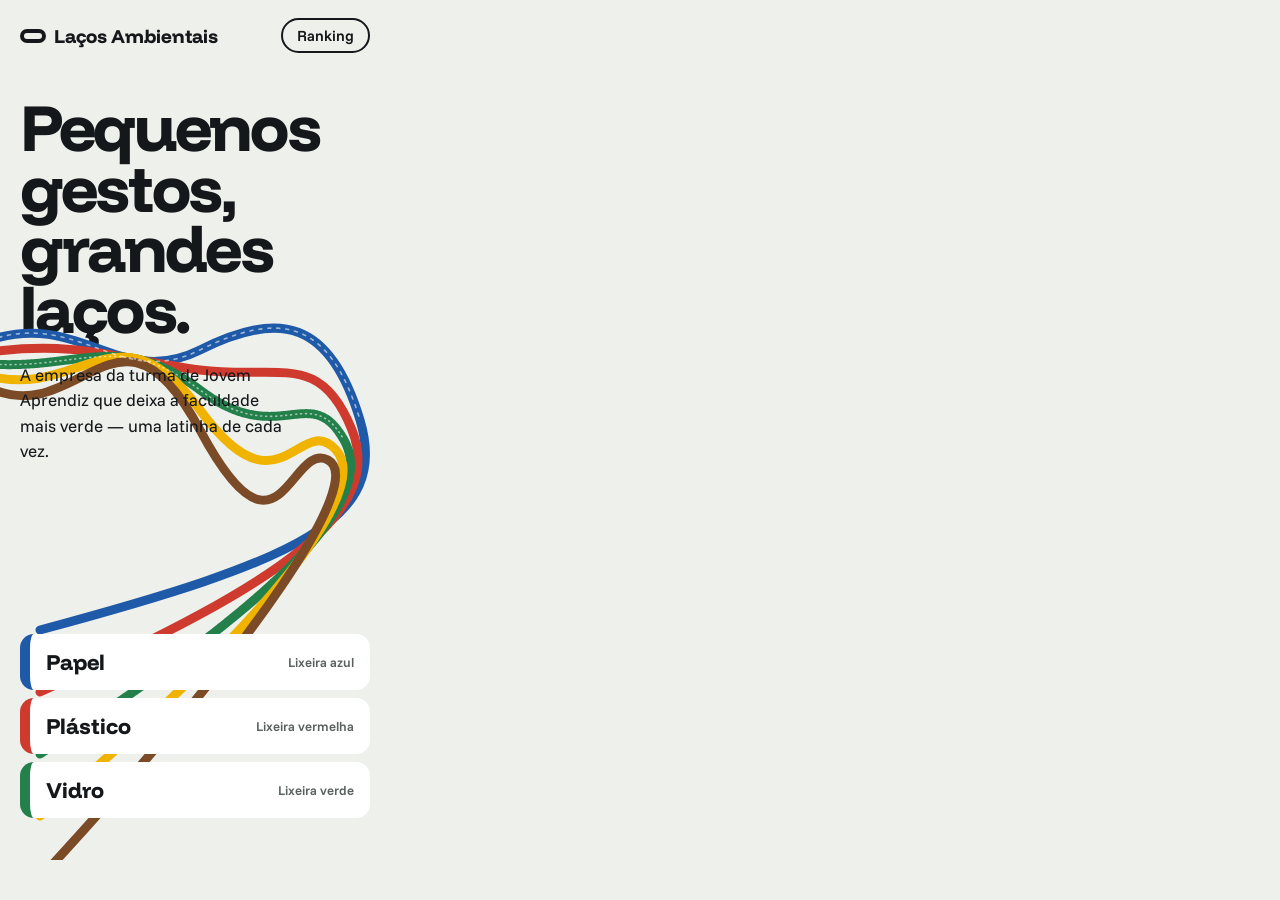
<file: .impeccable/mocks/decision/r2-cordao.html>
<!doctype html><html lang="pt-BR"><head><meta charset="utf-8"><meta name="viewport" content="width=device-width,initial-scale=1">
<link rel="stylesheet" href="https://fonts.googleapis.com/css2?family=Funnel+Display:wght@500;800&family=Funnel+Sans:wght@400;600&display=swap">
<style>
:root{--g:#eef0ec;--i:#15181b;--az:#1f5aa8;--vm:#cf3a2e;--vd:#23804a;--am:#f0b400;--mr:#7b4b27}
*{box-sizing:border-box}body{margin:0;width:390px;height:844px;overflow:hidden;background:var(--g);color:var(--i);font:16px/1.5 "Funnel Sans",sans-serif;position:relative}
nav{display:flex;justify-content:space-between;align-items:center;padding:18px 20px}
.m{font:800 19px "Funnel Display";display:flex;gap:8px;align-items:center}.k{width:26px;height:14px;border:4px solid var(--i);border-radius:9px;position:relative}
nav a{font:600 15px "Funnel Sans";border:2px solid var(--i);border-radius:99px;padding:6px 14px}
h1{font:800 66px/.92 "Funnel Display";letter-spacing:-.035em;margin:26px 20px 0;position:relative;z-index:2}
h1 em{font-style:normal;position:relative;z-index:1}
svg.c{position:absolute;left:0;top:300px;width:390px;height:560px;z-index:3}
p{margin:22px 20px 0;max-width:30ch;font-size:17px;position:relative;z-index:4}
.b{position:absolute;left:20px;right:20px;bottom:26px;z-index:4;display:grid;gap:8px}
.b div{display:flex;justify-content:space-between;align-items:center;background:#fff;border-radius:14px;padding:14px 16px;font:800 22px "Funnel Display";border-left:10px solid var(--c)}
.b small{font:600 13px "Funnel Sans";color:#59605f}
</style></head><body>
<nav><span class="m"><span class="k"></span>Laços Ambientais</span><a>Ranking</a></nav>
<h1>Pequenos gestos, grandes <em>laços.</em></h1>
<svg class="c" viewBox="0 0 390 560" fill="none" stroke-linecap="round">
 <g stroke-width="9">
  <path d="M-10 40 C 80 10, 120 90, 200 50 S 330 20, 360 120 S 300 260, 40 330" stroke="#1f5aa8"/>
  <path d="M-10 52 C 80 40, 120 60, 200 70 S 320 50, 352 130 S 290 280, 40 392" stroke="#cf3a2e"/>
  <path d="M-10 64 C 80 70, 120 30, 200 90 S 310 80, 344 140 S 280 300, 40 454" stroke="#23804a" stroke-dasharray="1 0"/>
  <path d="M-10 76 C 80 100, 120 0, 200 110 S 300 110, 336 150 S 270 320, 40 516" stroke="#f0b400"/>
  <path d="M-10 88 C 80 130, 120 -20, 200 130 S 290 140, 328 160 S 260 340, 40 578" stroke="#7b4b27"/>
 </g>
 <g stroke="#fff" stroke-width="1.6" opacity=".55">
  <path d="M-10 40 C 80 10, 120 90, 200 50 S 330 20, 360 120" stroke-dasharray="3 6"/>
  <path d="M-10 64 C 80 70, 120 30, 200 90 S 310 80, 344 140" stroke-dasharray="1 4"/>
 </g>
</svg>
<p>A empresa da turma de Jovem Aprendiz que deixa a faculdade mais verde — uma latinha de cada vez.</p>
<div class="b">
 <div style="--c:var(--az)">Papel<small>Lixeira azul</small></div>
 <div style="--c:var(--vm)">Plástico<small>Lixeira vermelha</small></div>
 <div style="--c:var(--vd)">Vidro<small>Lixeira verde</small></div>
</div>
</body></html>
</file>
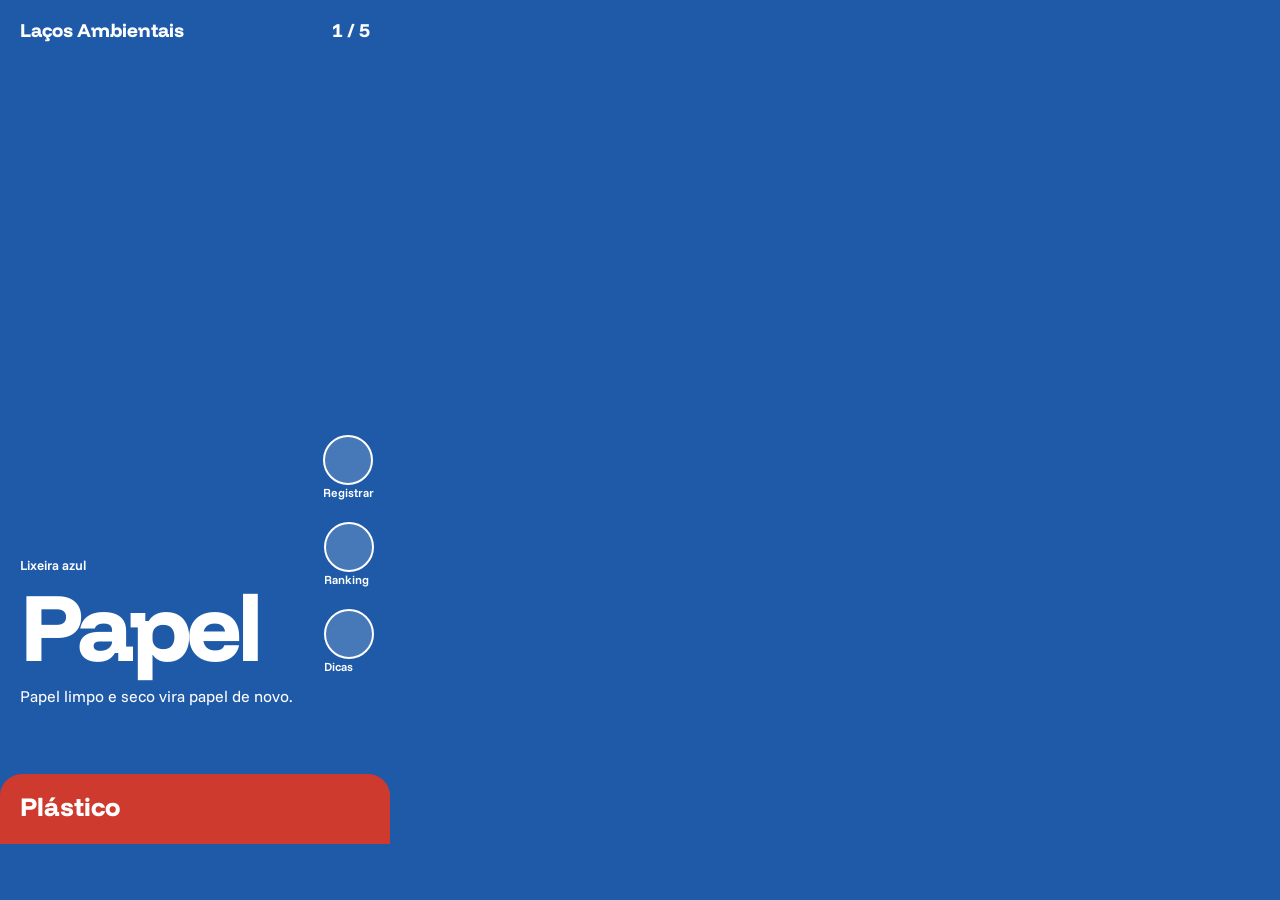
<file: .impeccable/mocks/decision/r2-feed.html>
<!doctype html><html lang="pt-BR"><head><meta charset="utf-8"><meta name="viewport" content="width=device-width,initial-scale=1">
<link rel="stylesheet" href="https://fonts.googleapis.com/css2?family=Funnel+Display:wght@800&family=Funnel+Sans:wght@400;600&display=swap">
<style>
*{box-sizing:border-box}body{margin:0;width:390px;height:844px;overflow:hidden;background:#1f5aa8;color:#fff;font:16px/1.5 "Funnel Sans",sans-serif;position:relative}
nav{display:flex;justify-content:space-between;padding:18px 20px;font:800 19px "Funnel Display"}
.rail{position:absolute;right:16px;bottom:170px;display:grid;gap:22px;justify-items:center;font:600 12px "Funnel Sans"}
.rail i{display:block;width:50px;height:50px;border-radius:50%;background:rgba(255,255,255,.18);border:2px solid #fff}
.cap{position:absolute;left:20px;right:90px;bottom:120px}
.cap small{font-weight:600}
.cap h1{font:800 96px/.9 "Funnel Display";margin:6px 0 10px;letter-spacing:-.04em}
.peek{position:absolute;left:0;right:0;bottom:0;height:70px;background:#cf3a2e;border-radius:22px 22px 0 0;padding:16px 20px;font:800 26px "Funnel Display"}
</style></head><body>
<nav><span>Laços Ambientais</span><span>1 / 5</span></nav>
<div class="rail"><span><i></i>Registrar</span><span><i></i>Ranking</span><span><i></i>Dicas</span></div>
<div class="cap"><small>Lixeira azul</small><h1>Papel</h1><p>Papel limpo e seco vira papel de novo.</p></div>
<div class="peek">Plástico</div>
</body></html>
</file>
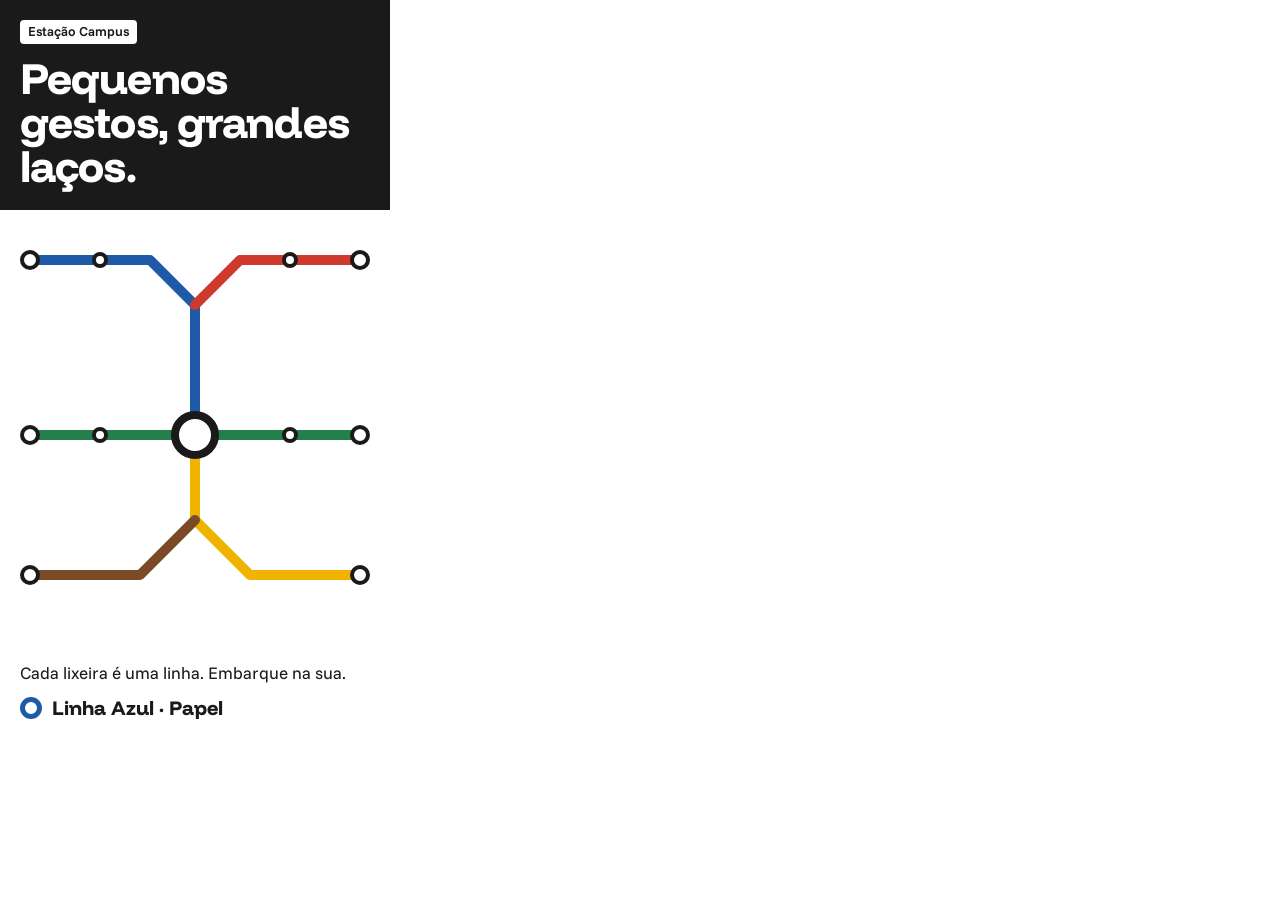
<file: .impeccable/mocks/decision/r2-metro.html>
<!doctype html><html lang="pt-BR"><head><meta charset="utf-8"><meta name="viewport" content="width=device-width,initial-scale=1">
<link rel="stylesheet" href="https://fonts.googleapis.com/css2?family=Funnel+Display:wght@800&family=Funnel+Sans:wght@400;600&display=swap">
<style>
*{box-sizing:border-box}body{margin:0;width:390px;height:844px;overflow:hidden;background:#fff;color:#1a1a1a;font:16px/1.5 "Funnel Sans",sans-serif}
.placa{background:#1a1a1a;color:#fff;padding:18px 20px 22px}
.placa small{display:inline-block;background:#fff;color:#1a1a1a;border-radius:4px;padding:2px 8px;font-weight:600}
.placa h1{font:800 44px/1 "Funnel Display";margin:12px 0 0;letter-spacing:-.02em}
svg{display:block;margin:10px auto}
p{margin:0 20px;font-size:17px}
.est{display:flex;gap:10px;align-items:center;margin:10px 20px;font:800 20px "Funnel Display"}
.est i{width:22px;height:22px;border-radius:50%;border:5px solid var(--c);background:#fff}
</style></head><body>
<div class="placa"><small>Estação Campus</small><h1>Pequenos gestos, grandes laços.</h1></div>
<svg width="370" height="430" viewBox="0 0 370 430" fill="none" stroke-width="10" stroke-linecap="round" stroke-linejoin="round">
 <path d="M20 40 H140 L185 85 V215" stroke="#1f5aa8"/>
 <path d="M350 40 H230 L185 85" stroke="#cf3a2e"/>
 <path d="M20 215 H350" stroke="#23804a"/>
 <path d="M185 215 V300 L240 355 H350" stroke="#f0b400"/>
 <path d="M185 300 L130 355 H20" stroke="#7b4b27"/>
 <circle cx="185" cy="215" r="20" fill="#fff" stroke="#1a1a1a" stroke-width="8"/>
 <g fill="#fff" stroke="#1a1a1a" stroke-width="4"><circle cx="20" cy="40" r="8"/><circle cx="350" cy="40" r="8"/><circle cx="20" cy="215" r="8"/><circle cx="350" cy="215" r="8"/><circle cx="350" cy="355" r="8"/><circle cx="20" cy="355" r="8"/><circle cx="90" cy="40" r="6"/><circle cx="280" cy="40" r="6"/><circle cx="90" cy="215" r="6"/><circle cx="280" cy="215" r="6"/></g>
</svg>
<p>Cada lixeira é uma linha. Embarque na sua.</p>
<div class="est"><i style="--c:#1f5aa8"></i>Linha Azul · Papel</div>
</body></html>
</file>
<file: assets/css/style.css>
/* =====================================================================
   LAÇOS AMBIENTAIS — o cordão
   Cinco fios nas cores das lixeiras (CONAMA 275) trançados num só laço.
   Cada fio tem a sua trama, para a lixeira ser reconhecida sem depender
   só da cor. O desenho da corda vem de assets/js/cordao.js.
   ===================================================================== */
@font-face {
  font-family: "Funnel Display";
  src: url("../fonts/funnel-display-latin.woff2") format("woff2");
  font-weight: 300 800; font-display: swap;
}
@font-face {
  font-family: "Funnel Sans";
  src: url("../fonts/funnel-sans-latin.woff2") format("woff2");
  font-weight: 300 800; font-display: swap;
}

:root {
  --chao: #eef0ec;         /* concreto claro do campus */
  --chao-fundo: #e1e5df;   /* faixas mais fundas */
  --folha: #fafbf8;        /* superfícies claras */
  --tinta: #15181b;
  --tinta-2: #475053;      /* texto secundário (7:1 sobre o chão) */
  --tinta-clara: #c9d0cf;  /* texto secundário sobre a tinta */
  --linha: #c6ccc5;

  --azul: #1f5aa8;
  --vermelho: #cf3a2e;
  --verde: #23804a;
  --amarelo: #f0b400;
  --marrom: #7b4b27;

  --cor: var(--tinta);
  --sobre-cor: var(--folha);
  --cor-linha: var(--tinta);
  --foco: var(--tinta);

  --display: "Funnel Display", "Segoe UI", system-ui, sans-serif;
  --texto: "Funnel Sans", "Segoe UI", system-ui, sans-serif;

  --gutter: max(20px, calc((100vw - 1200px) / 2));
  --canal: 56px;           /* corredor por onde o cordão desce */
  --raio: 22px;
  --ease: cubic-bezier(.16, 1, .3, 1);

  /* a corda inteira, torcida: as cinco cores em diagonal */
  --corda: repeating-linear-gradient(-58deg, var(--azul) 0 5px, var(--vermelho) 5px 10px, var(--verde) 10px 15px, var(--amarelo) 15px 20px, var(--marrom) 20px 25px);
}

/* Trama de um fio em CSS (contador, folhas de QR): use com data-trama e --fc */
[data-trama] { --fc: var(--cor); --trama-bg: var(--fc); }
[data-trama=liso] { --trama-bg: linear-gradient(transparent 38%, rgba(255, 255, 255, .34) 38% 62%, transparent 62%), var(--fc); }
[data-trama=torcido] { --trama-bg: repeating-linear-gradient(-60deg, var(--fc) 0 3px, color-mix(in srgb, var(--fc) 66%, #000) 3px 5px); }
[data-trama=duplo] { --trama-bg: linear-gradient(var(--fc) 0 32%, var(--folha) 32% 68%, var(--fc) 68%); }
[data-trama=contas] { --trama-bg: radial-gradient(circle, color-mix(in srgb, var(--fc) 50%, #000) 0 1.5px, transparent 2px) 0 50% / 7px 100% repeat-x, var(--fc); }
[data-trama=nos] { --trama-bg: repeating-linear-gradient(90deg, var(--fc) 0 10px, transparent 10px 13px); }

* { box-sizing: border-box; }
[hidden] { display: none !important; }
html { -webkit-text-size-adjust: 100%; scrollbar-color: var(--tinta) var(--chao); }
@media (prefers-reduced-motion: no-preference) { html { scroll-behavior: smooth; } }
body {
  margin: 0; min-height: 100vh; display: flex; flex-direction: column; overflow-x: clip;
  font-family: var(--texto); font-size: 1.0625rem; line-height: 1.6; color: var(--tinta);
  background: var(--chao); caret-color: var(--cor-linha);
  -webkit-font-smoothing: antialiased; text-rendering: optimizeLegibility;
}
main { flex: 1; }
::selection { background: var(--amarelo); color: var(--tinta); }

h1, h2, h3 { font-family: var(--display); font-weight: 800; line-height: .95; letter-spacing: -.03em; margin: 0 0 .4em; text-wrap: balance; }
h1 { font-size: clamp(3.5rem, 17vw, 6rem); line-height: .9; letter-spacing: -.04em; }
h2 { font-size: clamp(2.1rem, 8.5vw, 3.25rem); }
h3 { font-size: 1.45rem; letter-spacing: -.02em; line-height: 1.05; }
p { margin: 0 0 1em; max-width: 65ch; }
a { color: inherit; text-decoration-thickness: 2px; text-underline-offset: .22em; }
b, strong { font-weight: 700; }
:focus-visible { outline: 3px solid var(--foco); outline-offset: 3px; border-radius: 8px; }
.ic { width: 1.2em; height: 1.2em; flex: none; }
code { font-family: ui-monospace, "Cascadia Mono", Consolas, monospace; font-size: .92em; }
.centro { text-align: center; }
.centro p { margin-inline: auto; }

/* ---------- Topo ---------- */
.aviso-demo { background: var(--amarelo); color: var(--tinta); font-size: .9rem; font-weight: 600; text-align: center; padding: 9px 16px; }
#topo {
  --topo-fundo: var(--chao);
  position: relative; z-index: 10; display: flex; align-items: center; justify-content: space-between; gap: 12px;
  padding: 14px var(--gutter); view-transition-name: topo;
}
.marca {
  display: inline-flex; align-items: center; gap: 8px; min-height: 44px; text-decoration: none;
  font-family: var(--display); font-weight: 800; font-size: clamp(1.05rem, 4.6vw, 1.25rem); letter-spacing: -.02em; line-height: 1;
  white-space: nowrap;
}
.marca .ic { width: 32px; height: 32px; stroke-width: 2.1; }
/* a logo oficial tem fundo transparente e traço verde-escuro: vai sobre um disco branco para ler em qualquer cor de topo */
.marca-logo { flex: none; width: 44px; height: 44px; border-radius: 50%; background: #fff; }
/* fora do início: a casinha num botão de contorno (o mesmo traço da pílula do ranking) e o aviso embaixo do nome */
.marca-casa {
  display: grid; place-items: center; flex: none; width: 36px; height: 36px; border: 2px solid currentColor; border-radius: 50%;
  transition: background-color .25s var(--ease), transform .2s var(--ease);
}
.marca .marca-casa .ic { width: 20px; height: 20px; stroke-width: 2.2; transition: color .25s var(--ease); }
.marca-nome { display: grid; gap: 4px; }
.marca-nome small { font-family: var(--texto); font-weight: 700; font-size: .75rem; line-height: 1.1; letter-spacing: .01em; }
.para-inicio:active .marca-casa { transform: scale(.92); }
.topo-link {
  display: inline-flex; align-items: center; gap: 8px; min-height: 44px; padding: 8px 14px; white-space: nowrap;
  border: 2px solid currentColor; border-radius: 999px; text-decoration: none; font-weight: 700; font-size: .95rem;
  transition: background-color .25s var(--ease), color .25s var(--ease);
}
.topo-link .ic { width: 1.05em; height: 1.05em; stroke-width: 2.3; }
.topo-link[aria-current=page] { background: var(--tinta); color: var(--folha); border-color: var(--tinta); }
.pagina-cor #topo { background: var(--cor); color: var(--sobre-cor); --foco: var(--sobre-cor); --topo-fundo: var(--cor); }

/* ---------- Rodapé: o cordão amarra e termina ---------- */
#rodape {
  position: relative; margin-top: 72px; padding: 0 var(--gutter) 36px; overflow: hidden;
  background: var(--tinta); color: var(--tinta-clara); --foco: var(--amarelo);
}
body:has(.competicao) #rodape { margin-top: 0; }
.rodape-no { position: relative; height: 128px; margin: 0 calc(-1 * var(--gutter)); }
.rodape-marca {
  margin: 0 0 24px; max-width: none; color: var(--folha);
  font-family: var(--display); font-weight: 800; font-size: clamp(2.6rem, 13vw, 3.6rem); line-height: .9; letter-spacing: -.04em;
}
.rodape-linhas { display: grid; gap: 4px; font-size: .95rem; }
.rodape-linhas p { margin: 0; }
.rodape-linhas a { color: var(--folha); }

/* ---------- Peças comuns ---------- */
.faixa { padding: 28px var(--gutter); }
.cartao { background: var(--folha); border: 1px solid var(--linha); border-radius: var(--raio); padding: 28px 22px 26px; margin: 0 0 18px; }
.painel-tinta { background: var(--tinta); color: var(--folha); border-radius: var(--raio); padding: 30px 22px; --foco: var(--amarelo); }
.painel-tinta p { color: var(--tinta-clara); }
.painel-tinta b { color: var(--folha); }
.cartao h2, .painel-tinta h2 { display: flex; align-items: center; gap: 12px; font-size: clamp(1.9rem, 7.5vw, 2.5rem); }
.cartao h2 .ic, .painel-tinta h2 .ic { width: .8em; height: .8em; stroke-width: 2.4; color: var(--cor-linha); }
.painel-tinta h2 .ic { color: var(--amarelo); }

/* Botões */
.botao {
  --b: var(--cor); --bt: var(--sobre-cor);
  display: inline-flex; align-items: center; justify-content: center; gap: 10px; width: 100%; min-height: 56px;
  margin-top: 24px; padding: 14px 26px; border: 2px solid var(--b); border-radius: 999px;
  background: var(--b); color: var(--bt); cursor: pointer; text-align: center; text-decoration: none;
  font: 700 1.0625rem/1.15 var(--texto);
  transition: transform .2s var(--ease), background-color .25s var(--ease), border-color .25s var(--ease), color .25s var(--ease);
}
.botao .ic { width: 1.1em; height: 1.1em; stroke-width: 2.4; transition: transform .35s var(--ease); }
.botao:active { transform: scale(.98); }
.botao[disabled] { opacity: .65; cursor: progress; }
.botao.claro { --b: var(--folha); --bt: var(--tinta); }
.botao.tinta { --b: var(--tinta); --bt: var(--folha); }
.botao.amarelo { --b: var(--amarelo); --bt: var(--tinta); }
.botao.secundario { --b: var(--tinta); background: transparent; color: var(--tinta); }

/* Etiqueta pendurada (o selo de cada página): presa por um laço de barbante, balança se puxar */
.etiqueta {
  --e: var(--tinta); --et: var(--folha); --barbante: var(--tinta);
  position: relative; display: inline-block; margin-top: 30px; vertical-align: top;
  transform: rotate(var(--giro, 0deg)); transform-origin: 17px calc(-24px - var(--alca, 0px)); touch-action: pan-y; user-select: none; -webkit-user-select: none;
}
.etiqueta::before {
  content: ""; position: absolute; left: 11px; top: calc(-24px - var(--alca, 0px)); width: 12px; height: calc(42px + var(--alca, 0px));
  border: 2px solid var(--barbante); border-radius: 999px;
}
.etiqueta > span {
  position: relative; display: block; padding: 9px 18px 9px 34px; border-radius: 0 9px 9px 0;
  background: var(--e); color: var(--et); font-weight: 700; font-size: .875rem; line-height: 1.25; letter-spacing: .01em;
  clip-path: polygon(13px 0, 100% 0, 100% 100%, 13px 100%, 0 50%);
  -webkit-mask: radial-gradient(circle 4.5px at 18px 50%, #0000 95%, #000 100%);
  mask: radial-gradient(circle 4.5px at 18px 50%, #0000 95%, #000 100%);
}
.etiqueta.clara { --e: var(--folha); --et: var(--tinta); }
.etiqueta[data-balanca] { cursor: grab; }
.etiqueta.puxando { cursor: grabbing; }

.cordao { display: block; }
.cordao .trama { pointer-events: none; }
.cordao.anda .trama[style*="--periodo"] { animation: anda calc(var(--periodo) * .14s) linear infinite; }
@keyframes anda { to { stroke-dashoffset: calc(var(--periodo) * -1px); } }

/* ---------- Formulário ---------- */
label { display: block; font-weight: 700; font-size: .95rem; margin: 20px 0 8px; }
input[type=text], input[type=tel], input[type=search], input[type=password], select {
  width: 100%; min-height: 56px; padding: 14px 16px; appearance: none; -webkit-appearance: none;
  border: 2px solid var(--linha); border-radius: 14px; background-color: #fff; color: var(--tinta);
  font: 500 1.0625rem/1.3 var(--texto); transition: border-color .2s, outline-color .2s;
}
input::placeholder { color: #6b7375; }
input:hover, select:hover { border-color: #9aa39f; }
input:focus, select:focus { outline: 3px solid color-mix(in srgb, var(--cor) 40%, transparent); outline-offset: 2px; border-color: var(--tinta); }
select {
  padding-right: 48px; cursor: pointer;
  background-image: url("data:image/svg+xml,%3Csvg xmlns='http://www.w3.org/2000/svg' viewBox='0 0 24 24' fill='none' stroke='%2315181b' stroke-width='2.4' stroke-linecap='round' stroke-linejoin='round'%3E%3Cpath d='M6 9l6 6 6-6'/%3E%3C/svg%3E");
  background-repeat: no-repeat; background-position: right 16px center; background-size: 20px;
}
.ajuda { font-size: .9rem; color: var(--tinta-2); margin: 8px 0 0; }
.painel-tinta .ajuda { color: var(--tinta-clara); }

.rotulo-contador { text-align: center; margin-top: 28px; }
.contador { display: flex; align-items: center; justify-content: center; gap: 22px; margin: 4px 0 0; }
.contador button {
  display: grid; place-items: center; width: 60px; height: 60px; border-radius: 50%; cursor: pointer;
  border: 2px solid var(--tinta); background: transparent; color: var(--tinta);
  font: 500 2rem/1 var(--texto); transition: background-color .2s, color .2s, transform .15s var(--ease);
}
.contador button:active { transform: scale(.9); }
.contador output {
  min-width: 1.5ch; text-align: center; font-family: var(--display); font-weight: 800; font-size: 5.5rem; line-height: .9;
  letter-spacing: -.04em; font-variant-numeric: tabular-nums; display: inline-block;
}
.contador button .ic { width: 26px; height: 26px; stroke-width: 2.4; }
.contador output.bate { animation: bate .38s var(--ease); }
@keyframes bate { from { transform: translateY(-12px); opacity: .3; } }

/* os 10 nós do fio: laçada aberta quando vazio, nó de trevo apertado quando conta */
.nos { position: relative; display: flex; align-items: center; height: 44px; margin: 12px 0 0; }
.nos::before { content: ""; position: absolute; left: 0; right: 0; top: 50%; height: 6px; margin-top: -3px; border-radius: 3px; background: var(--trama-bg, var(--cor)); }
.nos i { --fundo-no: var(--folha); position: relative; flex: 1 1 0; height: 44px; display: grid; place-items: center; cursor: pointer; }
.nos svg { width: 28px; height: 28px; overflow: visible; }
.nos path { fill: none; stroke-linejoin: round; }
.nos .solto { transition: opacity .2s; }
.nos .solto path { stroke: var(--cor-linha); stroke-width: 2.2; stroke-linecap: round; }
.nos .solto .vao { stroke: var(--fundo-no); stroke-width: 5; stroke-linecap: butt; }
.nos .preso { opacity: 0; transform: scale(.4); transform-box: fill-box; transform-origin: center; transition: opacity .2s, transform .35s var(--ease); }
.nos .preso .contorno { stroke: var(--tinta); stroke-width: 4.6; }
.nos .preso .corpo { stroke: var(--cor); stroke-width: 2.6; }
.nos i.on .solto { opacity: 0; }
.nos i.on .preso { opacity: 1; transform: none; }
.nos i.novo .preso { animation: aperta .45s var(--ease); }
@keyframes aperta { from { transform: scale(1.7) rotate(-35deg); opacity: 0; } }

.consentimento { display: flex; gap: 12px; align-items: flex-start; font-weight: 500; font-size: .94rem; line-height: 1.5; margin: 24px 0 4px; }
.consentimento input { width: 24px; height: 24px; flex: none; margin: 0; accent-color: var(--tinta); }

.mensagem { margin-top: 16px; padding: 14px 16px; border-radius: 14px; font-weight: 600; font-size: .98rem; }
.mensagem.erro { background: #fbe4e1; color: #8e1f16; }
.mensagem.ok { background: #fcf1d0; color: var(--tinta); }
.ola {
  display: flex; align-items: center; justify-content: space-between; gap: 10px; padding: 12px 8px 12px 18px;
  border-radius: 14px; background: color-mix(in srgb, var(--cor) 14%, var(--folha)); font-weight: 700; font-size: 1.15rem;
}
.ola button { min-height: 44px; padding: 0 10px; border: 0; background: none; color: var(--tinta); font: 600 .92rem var(--texto); text-decoration: underline; text-underline-offset: .2em; cursor: pointer; }

/* Sucesso: o fio se fecha num laço e o placar aparece */
#sucesso { animation: surge .6s var(--ease); }
@keyframes surge { from { opacity: 0; transform: translateY(14px); } }
.laco-fio { position: relative; height: 136px; margin: -8px -22px 0; }
#sucesso h2 { font-size: clamp(2.4rem, 10vw, 3.4rem); margin-top: 8px; }
.placar { display: grid; grid-template-columns: 1fr 1fr; gap: 10px; margin: 22px 0 6px; }
.placar div { background: var(--tinta); color: var(--tinta-clara); border-radius: 18px; padding: 20px 10px 16px; text-align: center; animation: surge .6s var(--ease) .35s backwards; }
.placar div:nth-child(2) { animation-delay: .45s; }
.placar strong { display: block; font-family: var(--display); font-weight: 800; font-size: 3.75rem; line-height: .9; letter-spacing: -.035em; color: var(--folha); font-variant-numeric: tabular-nums; margin-bottom: 8px; }
.placar span { font-size: .88rem; font-weight: 600; line-height: 1.35; }
#sucesso .botao + .botao { margin-top: 10px; }

/* =====================================================================
   INÍCIO
   ===================================================================== */
.trama { position: relative; }
.trama > .cordao { position: absolute; left: 0; top: 0; pointer-events: none; overflow: visible; }
.cordao-tras { z-index: 0; }
.cordao-frente { z-index: 2; }
.cordao-sobre { z-index: 4; }

.abertura { position: relative; padding: 14px var(--gutter) 8px; }
.abertura h1 { position: relative; z-index: 3; margin: 0; font-size: clamp(3.5rem, 16.5vw, 5rem); }
.abertura .base { display: inline-block; width: 0; height: 0; }
.recado { position: relative; z-index: 3; max-width: calc(100% - var(--canal)); margin-top: 30px; }
.recado.tem-pendurada { margin-top: 70px; }
.recado p { font-size: 1.125rem; line-height: 1.55; max-width: 34ch; margin: 0; }
.recado .etiqueta { margin-top: 38px; }
.recado .etiqueta.pendurada { position: absolute; margin: 0; }

.lixeiras { position: relative; z-index: 1; padding: 44px var(--gutter) 8px; }
.lixeiras-cab { padding-right: var(--canal); }
.lixeiras-cab h2 { margin-bottom: .2em; }
.lixeiras-cab p { color: var(--tinta-2); margin: 0; }
.lanes { margin-top: 18px; }
.lane {
  --c: var(--tinta); --tx: var(--folha); --cl: var(--c);
  position: relative; isolation: isolate; display: grid; grid-template-columns: minmax(0, 1fr) auto; align-items: center; gap: 2px 16px;
  min-height: 108px; padding: 18px var(--canal) 18px 0; text-decoration: none;
  border-top: 6px solid var(--c); view-transition-name: var(--vt);
  transition: color .3s var(--ease);
}
.com-cordao .lane { border-top-color: transparent; }
.lane:last-child { border-bottom: 1px solid var(--linha); }
.lane::before {
  content: ""; position: absolute; z-index: -1; inset: -6px calc(-1 * var(--gutter)) 0;
  background: var(--c); clip-path: inset(0 0 100% 0); transition: clip-path .55s var(--ease);
}
.lane-nome { font-family: var(--display); font-weight: 800; font-size: clamp(2.5rem, 12vw, 4.75rem); line-height: .95; letter-spacing: -.04em; }
.lane-info { grid-column: 1; font-size: .95rem; line-height: 1.4; color: var(--tinta-2); transition: color .3s var(--ease); }
.lane-info b { color: var(--tinta); font-weight: 700; transition: color .3s var(--ease); }
.lane-ic {
  grid-column: 2; grid-row: 1 / span 2; display: grid; place-items: center; width: 54px; height: 54px; border-radius: 50%;
  border: 2.5px solid currentColor; color: var(--cl); transition: color .3s var(--ease), transform .45s var(--ease);
}
.lane-ic .ic { width: 28px; height: 28px; stroke-width: 1.9; }
.lane-seta { display: none; }
.lane:focus-visible { outline-offset: -3px; }
.lane:hover, .lane:focus-visible { color: var(--tx); }
.lane:hover::before, .lane:focus-visible::before { clip-path: inset(0); }
.lane:hover .lane-info, .lane:focus-visible .lane-info,
.lane:hover .lane-info b, .lane:focus-visible .lane-info b { color: var(--tx); }
.lane:hover .lane-ic, .lane:focus-visible .lane-ic { color: var(--tx); transform: rotate(-12deg); }

/* Onde isso vai? */
.jogo { padding: 76px var(--gutter) 0; }
.jogo-cab p { color: var(--tinta-2); margin: 0; }
.jogo-palco {
  position: relative; overflow: hidden; display: grid; justify-items: center; gap: 8px;
  margin: 26px calc(-1 * var(--gutter)) 0; padding: 64px var(--gutter) 32px;
  background: var(--folha); border-block: 1px solid var(--linha); text-align: center;
}
.jogo-fio { position: absolute; left: 0; right: 0; top: 18px; height: 44px; }
.jogo-item { margin-top: 0; transform-origin: 50% -24px; }
.jogo-item::before { left: 50%; margin-left: -6px; }
.jogo-item > span {
  min-height: 96px; display: grid; place-items: center; max-width: 30ch; padding: 30px 26px 22px;
  font-family: var(--display); font-weight: 800; font-size: clamp(1.35rem, 5.4vw, 1.9rem); line-height: 1.08; letter-spacing: -.02em;
  border-radius: 16px; clip-path: none;
  -webkit-mask: radial-gradient(circle 5px at 50% 14px, #0000 95%, #000 100%);
  mask: radial-gradient(circle 5px at 50% 14px, #0000 95%, #000 100%);
}
.jogo-item.voa { animation: voa .5s cubic-bezier(.6, 0, .9, .4) forwards; }
.jogo-item.chega { animation: chega .7s var(--ease) backwards; }
.jogo-item.treme { animation: treme .42s ease-in-out; }
@keyframes voa { to { transform: translate(var(--dx, 0), var(--dy, 140px)) scale(.25) rotate(8deg); opacity: 0; } }
@keyframes chega { from { transform: translateY(-70px) rotate(-7deg); opacity: 0; } }
@keyframes treme { 20%, 60% { transform: rotate(-5deg); } 40%, 80% { transform: rotate(5deg); } }
.jogo-opcoes { display: grid; grid-template-columns: repeat(5, minmax(0, 1fr)); gap: 6px; width: 100%; max-width: 620px; margin-top: 26px; }
.jogo-opcoes button {
  --c: var(--tinta); --tx: var(--folha);
  display: grid; justify-items: center; gap: 8px; padding: 10px 2px 8px; border: 2px solid transparent; border-radius: 16px;
  background: transparent; color: var(--tinta); cursor: pointer; font: 700 .8rem/1.2 var(--texto);
  transition: border-color .2s, background-color .2s, transform .15s var(--ease);
}
.jogo-opcoes .bola { display: grid; place-items: center; width: 48px; height: 48px; border-radius: 50%; background: var(--c); color: var(--tx); transition: transform .35s var(--ease); }
.jogo-opcoes .bola .ic { width: 24px; height: 24px; stroke-width: 2; }
.jogo-opcoes button:active { transform: scale(.95); }
.jogo-opcoes button.certo { border-color: var(--c); background: color-mix(in srgb, var(--c) 13%, transparent); }
.jogo-opcoes button.certo .bola { transform: scale(1.12); }
.jogo-opcoes button.errado { border-color: #b8322a; background: #fbe4e1; }
.jogo-opcoes button[disabled] { cursor: default; }
.jogo-msg { min-height: 3.2em; margin: 14px auto 0; font-weight: 600; max-width: 36ch; }
.jogo-pe { display: flex; align-items: center; justify-content: center; gap: 16px; flex-wrap: wrap; font-size: .95rem; color: var(--tinta-2); }
.jogo-pe strong { color: var(--tinta); font-variant-numeric: tabular-nums; }
.jogo-pe button { min-height: 44px; padding: 0 18px; border: 2px solid var(--tinta); border-radius: 999px; background: transparent; color: var(--tinta); font: 700 .95rem var(--texto); cursor: pointer; transition: background-color .2s, color .2s; }

/* Competição + gincana: faixas de ponta a ponta, coladas na faixa do jogo; a corda continua por elas */
.competicao { padding-top: 0; }
.comp { display: grid; gap: 28px; padding: 0 var(--gutter) 48px; border-radius: 0; overflow: hidden; }
.comp-fio { position: relative; height: 56px; margin: 0 calc(-1 * var(--gutter)); }
.comp-texto p { max-width: 42ch; }
.comp-texto .botao { margin-top: 10px; }
.topo3 h3 { font-family: var(--texto); font-weight: 700; font-size: 1rem; letter-spacing: 0; color: var(--tinta-clara); margin: 0 0 6px; }
.topo3 ol { list-style: none; margin: 0; padding: 0; }
.topo3 li { display: grid; grid-template-columns: 1.6rem minmax(0, 1fr) auto; column-gap: 12px; align-items: baseline; padding: 12px 0 10px; border-top: 1px solid #2c3236; }
.topo3 .pos { font-family: var(--display); font-weight: 800; font-size: 1.4rem; color: var(--tinta-clara); }
.topo3 .quem { font-weight: 700; color: var(--folha); overflow-wrap: anywhere; }
.topo3 .valor { font-family: var(--display); font-weight: 800; font-size: 1.6rem; color: var(--folha); font-variant-numeric: tabular-nums; }
.topo3 .valor small { font-family: var(--texto); font-size: .78rem; font-weight: 600; color: var(--tinta-clara); margin-left: 4px; }
.topo3 .barra { position: relative; grid-column: 2 / -1; height: 5px; margin-top: 8px; border-radius: 3px; width: calc(var(--v, 1) * 100%); min-width: 14px;
  background: var(--tinta-clara); animation: estica 1s var(--ease) backwards; animation-delay: calc(var(--i, 0) * 90ms + 200ms); }
.topo3 li:first-child .barra { height: 24px; margin-top: 2px; background: none; border-radius: 0; animation: none; }
.topo3 .vazio { display: block; color: var(--tinta-clara); padding: 16px 0; border-top: 1px solid #2c3236; }
.topo3 .vazio b { color: var(--folha); }
@keyframes estica { from { clip-path: inset(0 100% 0 0); } to { clip-path: inset(0); } }

.gincana {
  --cor: var(--vermelho); --sobre-cor: var(--folha); --foco: var(--folha);
  position: relative; display: grid; gap: 8px; padding: 40px var(--gutter);
  background: var(--vermelho); color: var(--folha); overflow: hidden;
}
.gincana h2 { display: flex; align-items: center; gap: 12px; font-size: clamp(1.9rem, 7.5vw, 2.5rem); margin-bottom: .3em; }
.gincana h2 .ic { width: .85em; height: .85em; stroke-width: 2.2; }
.gincana p { max-width: 36ch; }
.gincana .botao { margin-top: 6px; }

/* =====================================================================
   CAPAS (lixeira, pipoca) e CABEÇAS (ranking, privacidade)
   ===================================================================== */
.capa {
  position: relative; padding: 18px var(--gutter) 40px; background: var(--cor); color: var(--sobre-cor);
  --foco: var(--sobre-cor);
}
.capa-lixeira { view-transition-name: var(--vt); }
.capa h1 { margin: 0; font-size: clamp(3.75rem, 20vw, 6rem); line-height: .88; }
.capa-fio { position: relative; height: 44px; margin: 12px calc(-1 * var(--gutter)) 0; }
.capa-fio .etiqueta { position: absolute; left: calc(var(--gutter) + 24px); top: 44px; margin: 0; }
.capa-fio .etiqueta.clara { --barbante: var(--sobre-cor); }
.capa-icone {
  position: absolute; right: calc(var(--gutter) + 8px); top: 50%; z-index: 1; display: grid; place-items: center;
  width: 66px; height: 66px; margin-top: -33px; border-radius: 50%; background: var(--cor); color: var(--sobre-cor); border: 3px solid currentColor;
}
.capa-icone .ic { width: 34px; height: 34px; stroke-width: 1.8; }
.capa .chamada { margin: 70px 0 0; font-size: 1.2rem; font-weight: 600; line-height: 1.4; max-width: 30ch; }
.capa .botao { margin-top: 22px; }
.cor-escura .capa .botao.claro { --b: var(--tinta); --bt: var(--folha); }

.cabeca { padding: 18px var(--gutter) 6px; }
.cabeca h1 { margin: 0; }
.cabeca-fio { position: relative; height: 56px; margin: 14px calc(-1 * var(--gutter)) 0; }
.cabeca-fio .etiqueta { position: absolute; left: calc(var(--gutter) + 24px); top: 50px; margin: 0; }
.cabeca-fio .capa-icone { background: var(--chao); color: var(--tinta); }
.cabeca > p { margin: 72px 0 0; font-size: 1.15rem; line-height: 1.5; max-width: 40ch; }

/* ---------- Página da lixeira ---------- */
.duas-colunas { padding-top: 36px; }
.lista { position: relative; list-style: none; margin: 8px 0 0; padding: 0; }
.lista::before { content: ""; position: absolute; left: 15px; top: 22px; bottom: 22px; width: 4px; margin-left: -2px; border-radius: 2px; background: var(--cor); }
.lista li { position: relative; padding: 13px 0 13px 48px; font-weight: 500; line-height: 1.45; }
.lista li::before {
  content: ""; position: absolute; left: 1px; top: 11px; width: 28px; height: 28px; border-radius: 50%;
  background: var(--cor) no-repeat center / 16px;
}
.lista.sim li::before { background-image: url("data:image/svg+xml,%3Csvg xmlns='http://www.w3.org/2000/svg' viewBox='0 0 24 24' fill='none' stroke='%23fafbf8' stroke-width='3.2' stroke-linecap='round' stroke-linejoin='round'%3E%3Cpath d='M5 12.5l4.5 4.5L19 7.5'/%3E%3C/svg%3E"); }
.cor-escura .lista.sim li::before { background-image: url("data:image/svg+xml,%3Csvg xmlns='http://www.w3.org/2000/svg' viewBox='0 0 24 24' fill='none' stroke='%2315181b' stroke-width='3.2' stroke-linecap='round' stroke-linejoin='round'%3E%3Cpath d='M5 12.5l4.5 4.5L19 7.5'/%3E%3C/svg%3E"); }
.lista.nao::before { background: repeating-linear-gradient(#f08a80 0 9px, transparent 9px 17px); }
.lista.nao li::before {
  background-color: var(--tinta); border: 2.5px solid #f08a80;
  background-image: url("data:image/svg+xml,%3Csvg xmlns='http://www.w3.org/2000/svg' viewBox='0 0 24 24' fill='none' stroke='%23f08a80' stroke-width='3.2' stroke-linecap='round'%3E%3Cpath d='M7 7l10 10M17 7L7 17'/%3E%3C/svg%3E");
  background-size: 14px;
}
.nao-pode h2 .ic { color: #f08a80; }
/* seções abertas no chão, separadas pelo fio da lixeira na sua trama */
.col-info { --fc: var(--cor); }
.aberta { padding: 0 0 8px; }
.aberta::before { content: ""; display: block; height: 6px; margin: 0 0 30px; border-radius: 3px; background: var(--trama-bg, var(--cor)); }
.col-info > .aberta:first-child::before { display: none; }
.dicas h2 { font-size: clamp(1.7rem, 6.5vw, 2.2rem); }
.dicas h2 + p { margin-bottom: 1.6em; }
.dicas p:last-child { margin-bottom: 0; }
.col-info > .painel-tinta { margin: 18px 0 30px; }
.col-registro { margin-top: 48px; }

/* =====================================================================
   RANKING
   ===================================================================== */
.ranking-layout { display: grid; gap: 18px; padding-top: 36px; }
.abas {
  position: relative; isolation: isolate; display: grid; grid-template-columns: 1fr 1fr; padding: 4px; margin-bottom: 14px;
  border-radius: 999px; background: var(--chao-fundo);
}
.abas::before {
  content: ""; position: absolute; z-index: -1; top: 4px; bottom: 4px; left: 4px; width: calc(50% - 4px);
  border-radius: 999px; background: var(--tinta); transition: transform .5s var(--ease);
}
.abas:has([data-criterio=dias][aria-selected=true])::before { transform: translateX(100%); }
.abas button {
  display: flex; align-items: center; justify-content: center; gap: 8px; min-height: 50px; border: 0; border-radius: 999px;
  background: none; color: var(--tinta-2); cursor: pointer; font: 700 1rem var(--texto); transition: color .3s var(--ease);
}
.abas button .ic { width: 1.1em; height: 1.1em; stroke-width: 2.3; }
.abas button[aria-selected=true] { color: var(--folha); }
.regua { display: flex; justify-content: space-between; margin: 18px 0 4px 3.4rem; padding-bottom: 6px; font-size: .78rem; font-weight: 600; color: var(--tinta-2); font-variant-numeric: tabular-nums;
  background: linear-gradient(var(--linha), var(--linha)) 0 100% / 100% 1px no-repeat,
    repeating-linear-gradient(90deg, var(--linha) 0 1px, transparent 1px 10%) 0 100% / 100% 6px no-repeat; }
.regua:empty { display: none; }
.rank { list-style: none; margin: 0; padding: 0; }
.rank li {
  display: grid; grid-template-columns: 2.6rem minmax(0, 1fr) auto; column-gap: 12px; align-items: center;
  padding: 14px 0 12px; border-bottom: 1px solid var(--linha);
  animation: surge .55s var(--ease) backwards; animation-delay: calc(var(--i, 0) * 55ms);
}
.rank .pos { font-family: var(--display); font-weight: 800; font-size: 1.9rem; line-height: 1; text-align: center; font-variant-numeric: tabular-nums; }
.rank .quem { min-width: 0; }
.rank .quem b { display: block; font-weight: 700; font-size: 1.05rem; overflow-wrap: anywhere; }
.rank .quem small { font-size: .85rem; color: var(--tinta-2); }
.rank .valor { text-align: right; font-family: var(--display); font-weight: 800; font-size: 2.1rem; line-height: .9; font-variant-numeric: tabular-nums; }
.rank .valor small { display: block; font-family: var(--texto); font-size: .75rem; font-weight: 600; color: var(--tinta-2); margin-top: 4px; }
.rank .barra {
  position: relative; grid-column: 2 / -1; height: 5px; margin-top: 10px; border-radius: 3px; width: calc(var(--v, 1) * 100%); min-width: 14px;
  background: var(--tinta);
  animation: estica 1s var(--ease) backwards; animation-delay: calc(var(--i, 0) * 55ms + 180ms);
}
.rank li.lider { padding: 20px 0 14px; }
.rank li.lider .pos { font-size: 3rem; }
.rank li.lider .quem b { font-size: 1.3rem; }
.rank li.lider .valor { font-size: 3rem; }
.rank li.lider .barra { height: 24px; margin-top: 6px; border-radius: 0; background: none; animation: none; }
.rank li.vazio { display: block; padding: 26px 0 28px 3.4rem; color: var(--tinta-2); border: 0; animation: none; }
.rank li.vazio b { color: var(--tinta); }
/* pódio vazio: uma ponta de fio solta no zero da régua */
.rank .ponta { position: relative; display: block; width: 40px; height: 5px; margin: 0 0 22px; border-radius: 3px; background: var(--tinta); }
.rank .ponta::after { content: ""; position: absolute; right: -5px; top: 50%; width: 12px; height: 12px; margin-top: -6px; border-radius: 50%; background: var(--tinta); }

/* =====================================================================
   PIPOCA
   ===================================================================== */
.tema-pipoca { --cor: var(--vermelho); --sobre-cor: var(--folha); --cor-linha: var(--vermelho); }
.faixa-centro { padding-top: 36px; }
.tema-pipoca .botao { --b: var(--tinta); --bt: var(--folha); }
.voucher {
  position: relative; max-width: 420px; margin: 70px auto 0;
  transform: rotate(var(--giro, 0deg)); transform-origin: 50% -46px; touch-action: pan-y; user-select: none; -webkit-user-select: none;
  animation: pendura .9s var(--ease) backwards;
}
.voucher::before { content: ""; position: absolute; left: 50%; top: -46px; width: 18px; height: 72px; margin-left: -9px; border: 2.5px solid var(--tinta); border-radius: 999px; }
.voucher-corpo {
  position: relative; padding: 56px 22px 28px; border-radius: 26px; background: var(--folha); text-align: center;
  border: 1px solid var(--linha);
  -webkit-mask: radial-gradient(circle 9px at 50% 24px, #0000 95%, #000 100%);
  mask: radial-gradient(circle 9px at 50% 24px, #0000 95%, #000 100%);
}
.voucher-corpo::after { content: ""; position: absolute; left: 22px; right: 22px; top: 44px; border-top: 2px dashed var(--linha); }
@keyframes pendura { from { transform: translateY(-50px) rotate(9deg); opacity: 0; } }
.voucher p { margin-inline: auto; }
.voucher .liberada { margin: 0; font-weight: 700; color: var(--tinta-2); }
.voucher h2 { font-size: clamp(2rem, 9vw, 2.6rem); margin: 4px 0 0; }
.voucher .codigo {
  margin: 14px auto 18px; font-family: var(--display); font-weight: 800; font-size: clamp(3.6rem, 19vw, 5.6rem); line-height: .9;
  letter-spacing: -.02em; color: var(--vermelho); font-variant-numeric: tabular-nums;
}
.relogio {
  display: inline-flex; align-items: center; gap: 10px; padding: 8px 18px; border-radius: 999px;
  background: var(--tinta); color: var(--folha); font-weight: 700; font-size: 1.35rem; font-variant-numeric: tabular-nums;
}
.relogio i { width: 11px; height: 11px; border-radius: 50%; background: var(--amarelo); animation: piscar 1s steps(2, jump-none) infinite; }
@keyframes piscar { 50% { opacity: .15; } }
.voucher .ajuda { margin-top: 16px; }
.depois { text-align: center; margin: 28px auto 0; max-width: 46ch; }
.outra-pessoa { text-align: center; margin: 14px auto 0; }
.outra-pessoa button {
  min-height: 44px; padding: 0 12px; border: 0; background: transparent; color: var(--tinta-2);
  font: 500 .85rem var(--texto); text-decoration: underline; text-underline-offset: 3px; opacity: .6; cursor: pointer;
}
.outra-pessoa button:hover, .outra-pessoa button:focus-visible { opacity: 1; }

/* Quem já resgatou: lista do banco, com busca e ordem */
.resgates { padding-top: 64px; padding-bottom: 56px; }
.resgates-cab { display: flex; flex-wrap: wrap; align-items: baseline; justify-content: space-between; gap: 4px 16px; margin-bottom: 18px; }
.resgates-cab h2 { margin: 0; }
.resgates-total { margin: 0; font-weight: 600; color: var(--tinta-2); }
.resgates-total strong { font-family: var(--display); font-weight: 800; font-size: 1.5rem; color: var(--vermelho); font-variant-numeric: tabular-nums; }
.busca { position: relative; margin-bottom: 12px; }
.busca .ic { position: absolute; left: 16px; top: 50%; width: 22px; height: 22px; margin-top: -11px; stroke-width: 2.3; color: var(--tinta-2); pointer-events: none; }
.busca input { padding-left: 50px; }
.busca input::-webkit-search-cancel-button { cursor: pointer; }
.abas-ordem { grid-template-columns: repeat(3, minmax(0, 1fr)); margin-bottom: 8px; }
.abas-ordem::before { width: calc((100% - 8px) / 3); }
.abas-ordem:has(button:nth-child(2)[aria-pressed=true])::before { transform: translateX(100%); }
.abas-ordem:has(button:nth-child(3)[aria-pressed=true])::before { transform: translateX(200%); }
.abas-ordem button { min-height: 46px; font-size: .95rem; }
.abas-ordem button[aria-pressed=true] { color: var(--folha); }
.grupo h3 {
  position: sticky; top: 0; z-index: 1; margin: 0; padding: 22px 0 6px; background: var(--chao);
  font-family: var(--display); font-weight: 800; font-size: 1.6rem; line-height: 1; letter-spacing: -.02em; color: var(--vermelho);
  border-bottom: 2px solid var(--tinta);
}
.grupo ol { list-style: none; margin: 0; padding: 0; }
.grupo li {
  display: flex; align-items: baseline; justify-content: space-between; gap: 16px; padding: 13px 0 12px; border-bottom: 1px solid var(--linha);
  animation: entra-linha .5s var(--ease) calc(var(--i, 0) * 28ms) backwards;
}
@keyframes entra-linha { from { opacity: 0; transform: translateY(8px); } }
.grupo .quem { font-weight: 700; font-size: 1.0625rem; overflow-wrap: anywhere; }
.grupo .quem mark { background: color-mix(in srgb, var(--amarelo) 55%, transparent); color: inherit; border-radius: 3px; padding: 0 1px; }
.grupo .quem em { margin-left: 6px; padding: 2px 9px; border-radius: 999px; background: var(--tinta); color: var(--folha); font-style: normal; font-size: .75rem; font-weight: 700; vertical-align: 2px; }
.grupo .quando { flex: none; font-size: .9rem; font-weight: 600; color: var(--tinta-2); font-variant-numeric: tabular-nums; }
.grupo li.voce { margin-inline: -12px; padding-inline: 12px; border-radius: 10px; background: color-mix(in srgb, var(--vermelho) 9%, var(--chao)); }
.resgates-carregando, .resgates-vazio { margin: 22px 0 0; color: var(--tinta-2); font-weight: 500; }
.resgates-vazio b { color: var(--tinta); }
.resgates-vazio .ponta { position: relative; display: block; width: 40px; height: 5px; margin: 6px 0 20px; border-radius: 3px; background: var(--vermelho); }
.resgates-vazio .ponta::after { content: ""; position: absolute; right: -5px; top: 50%; width: 12px; height: 12px; margin-top: -6px; border-radius: 50%; background: var(--vermelho); }
.resgates-vazio .limpar {
  display: flex; align-items: center; min-height: 44px; margin-top: 12px; padding: 0 18px; border: 2px solid var(--tinta); border-radius: 999px;
  background: transparent; color: var(--tinta); font: 700 .95rem var(--texto); cursor: pointer;
}
#rMais { margin-top: 22px; }

/* =====================================================================
   ENTREGAS (área da equipe): cada pipoca entregue vira um nó apertado
   ===================================================================== */
.sr { position: absolute; width: 1px; height: 1px; margin: -1px; padding: 0; overflow: hidden; clip-path: inset(50%); white-space: nowrap; border: 0; }
.faixa-larga { padding-top: 36px; padding-bottom: 56px; }
.portao { max-width: 460px; }
.portao h2 { margin-bottom: .35em; }
.portao .botao { margin-top: 24px; }
.conectado { display: flex; flex-wrap: wrap; align-items: center; justify-content: space-between; gap: 10px 16px; margin-bottom: 20px; }
.conectado p { margin: 0; font-weight: 600; color: var(--tinta-2); }
.conectado p b { color: var(--tinta); }
.conectado button, .entregas-pe button, .linha-entrega .desfazer {
  display: inline-flex; align-items: center; gap: 8px; min-height: 44px; padding: 0 18px; border: 2px solid var(--tinta); border-radius: 999px;
  background: transparent; color: var(--tinta); font: 700 .95rem var(--texto); cursor: pointer; transition: background-color .2s, color .2s;
}
.conectado button .ic, .entregas-pe button .ic { width: 1.1em; height: 1.1em; stroke-width: 2.3; }
.entregas-filtro { margin-bottom: 4px; }
.tabela-entregas { width: 100%; border-collapse: collapse; margin-top: 8px; }
.tabela-entregas thead { display: none; }
.tabela-entregas tr.linha-entrega {
  display: grid; grid-template-columns: auto minmax(0, 1fr) auto; grid-template-areas: "nome nome acao" "cod quando acao";
  align-items: center; column-gap: 12px; row-gap: 3px; padding: 14px 0 13px; border-bottom: 1px solid var(--linha);
}
.tabela-entregas td { padding: 0; }
.td-nome { grid-area: nome; font-weight: 700; font-size: 1.0625rem; overflow-wrap: anywhere; }
.td-nome mark, .td-codigo mark { background: color-mix(in srgb, var(--amarelo) 55%, transparent); color: inherit; border-radius: 3px; }
.td-codigo { grid-area: cod; font-family: var(--display); font-weight: 800; font-size: .95rem; letter-spacing: .02em; font-variant-numeric: tabular-nums; }
.td-quando { grid-area: quando; font-size: .9rem; color: var(--tinta-2); font-variant-numeric: tabular-nums; }
.td-acao { grid-area: acao; justify-self: end; text-align: right; }
.td-nota { display: block; margin-top: 4px; font-size: .85rem; font-weight: 600; color: #8e1f16; }
.td-nota:empty { display: none; }
.linha-entrega .entregar {
  display: inline-flex; align-items: center; justify-content: center; min-height: 48px; min-width: 112px; padding: 0 20px; border: 0; border-radius: 999px;
  background: var(--tinta); color: var(--folha); font: 700 1rem var(--texto); cursor: pointer; transition: transform .15s var(--ease), opacity .2s;
}
.linha-entrega .entregar:active { transform: scale(.96); }
.linha-entrega .entregar[disabled] { opacity: .6; cursor: progress; }
.entregue { display: grid; justify-items: end; gap: 2px; }
.entregue-selo { display: inline-flex; align-items: center; gap: 6px; font-weight: 800; font-family: var(--display); font-size: 1.05rem; letter-spacing: -.01em; color: var(--verde); }
.entregue-selo svg { width: 26px; height: 26px; overflow: visible; }
.entregue-selo .contorno { fill: none; stroke: var(--tinta); stroke-width: 4.6; stroke-linejoin: round; }
.entregue-selo .corpo { fill: none; stroke: var(--verde); stroke-width: 2.6; stroke-linejoin: round; }
.linha-entrega.agora .entregue-selo svg { animation: aperta .5s var(--ease); }
.entregue small { font-size: .82rem; font-weight: 600; color: var(--tinta-2); }
.linha-entrega .desfazer { min-height: 36px; padding: 0 12px; margin-top: 4px; border-width: 1.5px; font-size: .82rem; }
.linha-entrega .desfazer.confirma { background: #8e1f16; border-color: #8e1f16; color: #fff; }
.linha-entrega.saindo { animation: sai .45s var(--ease) .9s forwards; }
@keyframes sai { to { opacity: 0; transform: translateX(24px); } }
.entregas-vazio { margin: 24px 0 0; color: var(--tinta-2); font-weight: 500; }
.entregas-vazio b { color: var(--tinta); }
.entregas-pe { display: flex; flex-wrap: wrap; align-items: center; justify-content: space-between; gap: 12px 16px; margin-top: 26px; font-size: .9rem; color: var(--tinta-2); }
.entregas-aviso { position: fixed; z-index: 20; left: 50%; bottom: 20px; max-width: calc(100% - 32px); padding: 14px 20px; border-radius: 14px; background: var(--tinta); color: var(--folha); font-weight: 600; transform: translate(-50%, 140%); visibility: hidden; transition: transform .4s var(--ease), visibility 0s linear .4s; }
.entregas-aviso.ve { transform: translate(-50%, 0); visibility: visible; transition: transform .4s var(--ease), visibility 0s; }
.entregas-aviso.ruim { background: #8e1f16; }
@media (hover: hover) {
  .conectado button:hover, .entregas-pe button:hover, .linha-entrega .desfazer:hover { background: var(--tinta); color: var(--folha); }
  .linha-entrega .entregar:hover { background: color-mix(in srgb, var(--tinta) 84%, #000); }
}
@media (min-width: 760px) {
  .faixa-larga { padding-inline: max(20px, calc((100% - 960px) / 2)); padding-top: 48px; }
  .tabela-entregas thead { display: table-header-group; }
  .tabela-entregas th { padding: 0 16px 10px 0; text-align: left; font-size: .8rem; font-weight: 700; color: var(--tinta-2); border-bottom: 2px solid var(--tinta); }
  .tabela-entregas th:last-child { text-align: right; padding-right: 0; }
  .tabela-entregas tr.linha-entrega { display: table-row; padding: 0; }
  .tabela-entregas tr.linha-entrega td { padding: 14px 16px 14px 0; border-bottom: 1px solid var(--linha); vertical-align: middle; }
  .tabela-entregas tr.linha-entrega td:last-child { padding-right: 0; }
  .td-codigo { font-size: 1rem; }
  .td-quando { font-size: .95rem; }
}

/* =====================================================================
   PRIVACIDADE
   ===================================================================== */
.faixa-leitura { padding-top: 36px; }
.leitura { padding: 30px 22px; }
.leitura h2 { font-size: clamp(1.6rem, 6.5vw, 2rem); margin: 1.5em 0 .45em; }
.leitura h2:first-child { margin-top: 0; }
.leitura p { font-size: 1.0625rem; line-height: 1.7; overflow-wrap: break-word; }
.faixa-leitura > .botao { width: auto; }
.fio-leitura {
  position: fixed; left: 0; top: 0; z-index: 50; width: 100%; height: 4px; background: var(--tinta);
  clip-path: inset(0 calc((1 - var(--p, 0)) * 100%) 0 0); pointer-events: none;
}

/* =====================================================================
   Transições entre páginas: a faixa da lixeira vira a capa da lixeira
   ===================================================================== */
@view-transition { navigation: auto; }
::view-transition-old(root) { animation: .2s ease-in both vt-some; }
::view-transition-new(root) { animation: .38s var(--ease) both vt-entra; }
::view-transition-group(*) { animation-duration: .55s; animation-timing-function: var(--ease); }
@keyframes vt-some { to { opacity: 0; } }
@keyframes vt-entra { from { opacity: 0; transform: translateY(10px); } }

/* =====================================================================
   Telas médias e grandes
   ===================================================================== */
@media (hover: hover) {
  .topo-link:hover { background: var(--tinta); color: var(--folha); border-color: var(--tinta); }
  .pagina-cor .topo-link:hover { background: var(--sobre-cor); color: var(--cor); border-color: var(--sobre-cor); }
  .para-inicio:hover .marca-casa { background: currentColor; }
  .para-inicio:hover .marca-casa .ic { color: var(--topo-fundo); }
  .botao:hover { background: color-mix(in srgb, var(--b) 84%, #000); border-color: color-mix(in srgb, var(--b) 84%, #000); }
  .botao.claro:hover { background: #fff; border-color: #fff; }
  .botao.secundario:hover { background: var(--tinta); color: var(--folha); }
  .botao:hover .ic { transform: translateX(4px); }
  .botao[data-ic=voltar]:hover .ic { transform: translateX(-4px); }
  .contador button:hover { background: var(--tinta); color: var(--folha); }
  .nos i:not(.on):hover { --fundo-no: color-mix(in srgb, var(--cor) 35%, var(--folha)); background: var(--fundo-no); }
  .jogo-opcoes button:not([disabled]):hover { border-color: var(--linha); }
  .jogo-opcoes button:not([disabled]):hover .bola { transform: translateY(-3px); }
  .jogo-pe button:hover { background: var(--tinta); color: var(--folha); }
  .abas button:not([aria-selected=true]):hover { color: var(--tinta); }
}

@media (min-width: 760px) {
  :root { --canal: 84px; }
  .faixa { padding-block: 36px; }
  .botao { width: auto; }
  .cartao { padding: 36px 34px 34px; }
  .painel-tinta { padding: 40px 38px; }

  #topo { padding-block: 20px; gap: 16px; }
  .marca { font-size: 1.4rem; gap: 12px; }
  .marca-casa { width: 42px; height: 42px; }
  .marca .marca-casa .ic { width: 22px; height: 22px; }
  .marca-nome small { font-size: .8rem; }
  .topo-link { padding-inline: 18px; }

  .abertura { padding-top: 44px; }
  .abertura h1 { font-size: clamp(4.5rem, 7.4vw, 6rem); max-width: 10ch; }
  .recado { margin-top: 34px; display: flex; align-items: flex-start; gap: 48px; flex-wrap: wrap; }
  .recado p { font-size: 1.25rem; max-width: 36ch; }
  .recado .etiqueta { margin-top: 26px; }
  .lixeiras { padding-top: 96px; }
  .lanes { margin-top: 30px; }
  .lane { padding-block: 22px; }
  .lixeiras-cab { display: flex; align-items: baseline; justify-content: space-between; gap: 24px; }
  .lixeiras-cab h2 { margin: 0; }
  .lane { grid-template-columns: minmax(0, 22rem) minmax(0, 1fr) auto auto; min-height: 140px; gap: 24px; }
  .lane-info { grid-column: 2; grid-row: 1; font-size: 1rem; }
  .lane-ic { grid-column: 3; grid-row: 1; width: 64px; height: 64px; }
  .lane-ic .ic { width: 32px; height: 32px; }
  .lane-seta { display: grid; place-items: center; grid-column: 4; width: 44px; height: 44px; opacity: 0; transform: translateX(-12px);
    transition: opacity .3s var(--ease), transform .45s var(--ease); }
  .lane-seta .ic { width: 28px; height: 28px; stroke-width: 2.2; }
  .lane:hover .lane-seta, .lane:focus-visible .lane-seta { opacity: 1; transform: none; }

  .jogo { padding-top: 120px; }
  .jogo-cab { display: flex; align-items: baseline; justify-content: space-between; gap: 24px; }
  .jogo-cab h2 { margin: 0; }
  .jogo-palco { padding: 84px var(--gutter) 40px; }
  .jogo-fio { top: 34px; }
  .laco-fio { margin-inline: -34px; }
  .jogo-opcoes { gap: 12px; }
  .jogo-opcoes button { font-size: .9rem; padding: 12px 6px 10px; }
  .jogo-opcoes .bola { width: 60px; height: 60px; }
  .jogo-opcoes .bola .ic { width: 28px; height: 28px; }

  .competicao { gap: 24px; }
  .painel-tinta.comp { padding: 0 var(--gutter) 64px; grid-template-columns: minmax(0, 1fr) minmax(0, 1fr); column-gap: 56px; }
  .comp-fio { grid-column: 1 / -1; }
  .gincana { grid-template-columns: minmax(0, 1fr) auto; align-items: center; padding: 52px var(--gutter); column-gap: 40px; }
  .gincana .botao { margin: 0; }

  .rodape-no { height: 156px; }
  .rodape-marca { font-size: clamp(3.5rem, 6.4vw, 6rem); white-space: nowrap; margin-bottom: 30px; }
  .rodape-linhas { display: flex; justify-content: space-between; gap: 24px; }

  /* capa e cabeça: nome à esquerda, recado à direita, o fio atravessa embaixo */
  .capa, .cabeca {
    display: grid; grid-template-columns: minmax(0, 1fr) minmax(0, 24rem); grid-template-areas: "nome texto" "fio fio";
    column-gap: 56px; align-items: end;
  }
  .capa > h1, .cabeca > h1 { grid-area: nome; }
  .capa-fio, .cabeca-fio { grid-area: fio; }
  .capa-texto, .capa > .chamada, .cabeca > p { grid-area: texto; margin: 0; padding-bottom: .5rem; }
  .capa { padding: 36px var(--gutter) 108px; }
  .capa h1 { font-size: clamp(4.5rem, 8vw, 6rem); }
  .tema-pipoca .capa h1 { font-size: clamp(4.5rem, 7vw, 6rem); }
  .capa-fio { height: 60px; margin-top: 30px; }
  .capa-fio .etiqueta { top: 56px; left: calc(var(--gutter) + 40px); }
  .capa-icone { width: 104px; height: 104px; margin-top: -52px; right: calc(var(--gutter) + 24px); }
  .capa-icone .ic { width: 52px; height: 52px; }
  .capa .chamada { font-size: 1.4rem; margin: 0; }

  .cabeca { padding: 44px var(--gutter) 76px; }
  .cabeca-fio { height: 64px; margin-top: 30px; }
  .cabeca-fio .etiqueta { top: 56px; left: calc(var(--gutter) + 40px); }
  .cabeca > p { font-size: 1.25rem; }

  .duas-colunas { display: grid; grid-template-columns: minmax(0, 7fr) minmax(0, 5fr); gap: 28px; align-items: start; padding-top: 48px; }
  .col-registro .cartao { margin: 0; }
  .col-registro { position: sticky; top: 16px; margin-top: 0; }

  .ranking-layout { grid-template-columns: minmax(0, 7fr) minmax(0, 5fr); gap: 28px; align-items: start; padding-top: 48px; }
  .ranking-layout > * { margin: 0; }
  .faixa-centro { padding-inline: max(20px, calc((100% - 620px) / 2)); padding-top: 48px; }
  .faixa-leitura { padding-inline: max(20px, calc((100% - 780px) / 2)); padding-top: 48px; }
  .leitura { padding: 44px 48px; }
}

@media (min-width: 1100px) {
  .abertura h1 { max-width: none; }
  .recado { margin-top: 30px; }
}

/* ---------- Movimento reduzido: tudo parado no lugar final, com retorno só por cor ---------- */
@media (prefers-reduced-motion: reduce) {
  *, *::before, *::after { animation: none !important; }
  .lane::before { clip-path: none; opacity: 0; transition: opacity .2s; }
  .lane:hover::before, .lane:focus-visible::before { opacity: 1; }
  .lane-ic, .lane-seta, .botao .ic, .jogo-opcoes .bola, .abas::before { transition: none; }
  ::view-transition-group(*), ::view-transition-old(*), ::view-transition-new(*) { animation-duration: .12s !important; }
}
</file>
